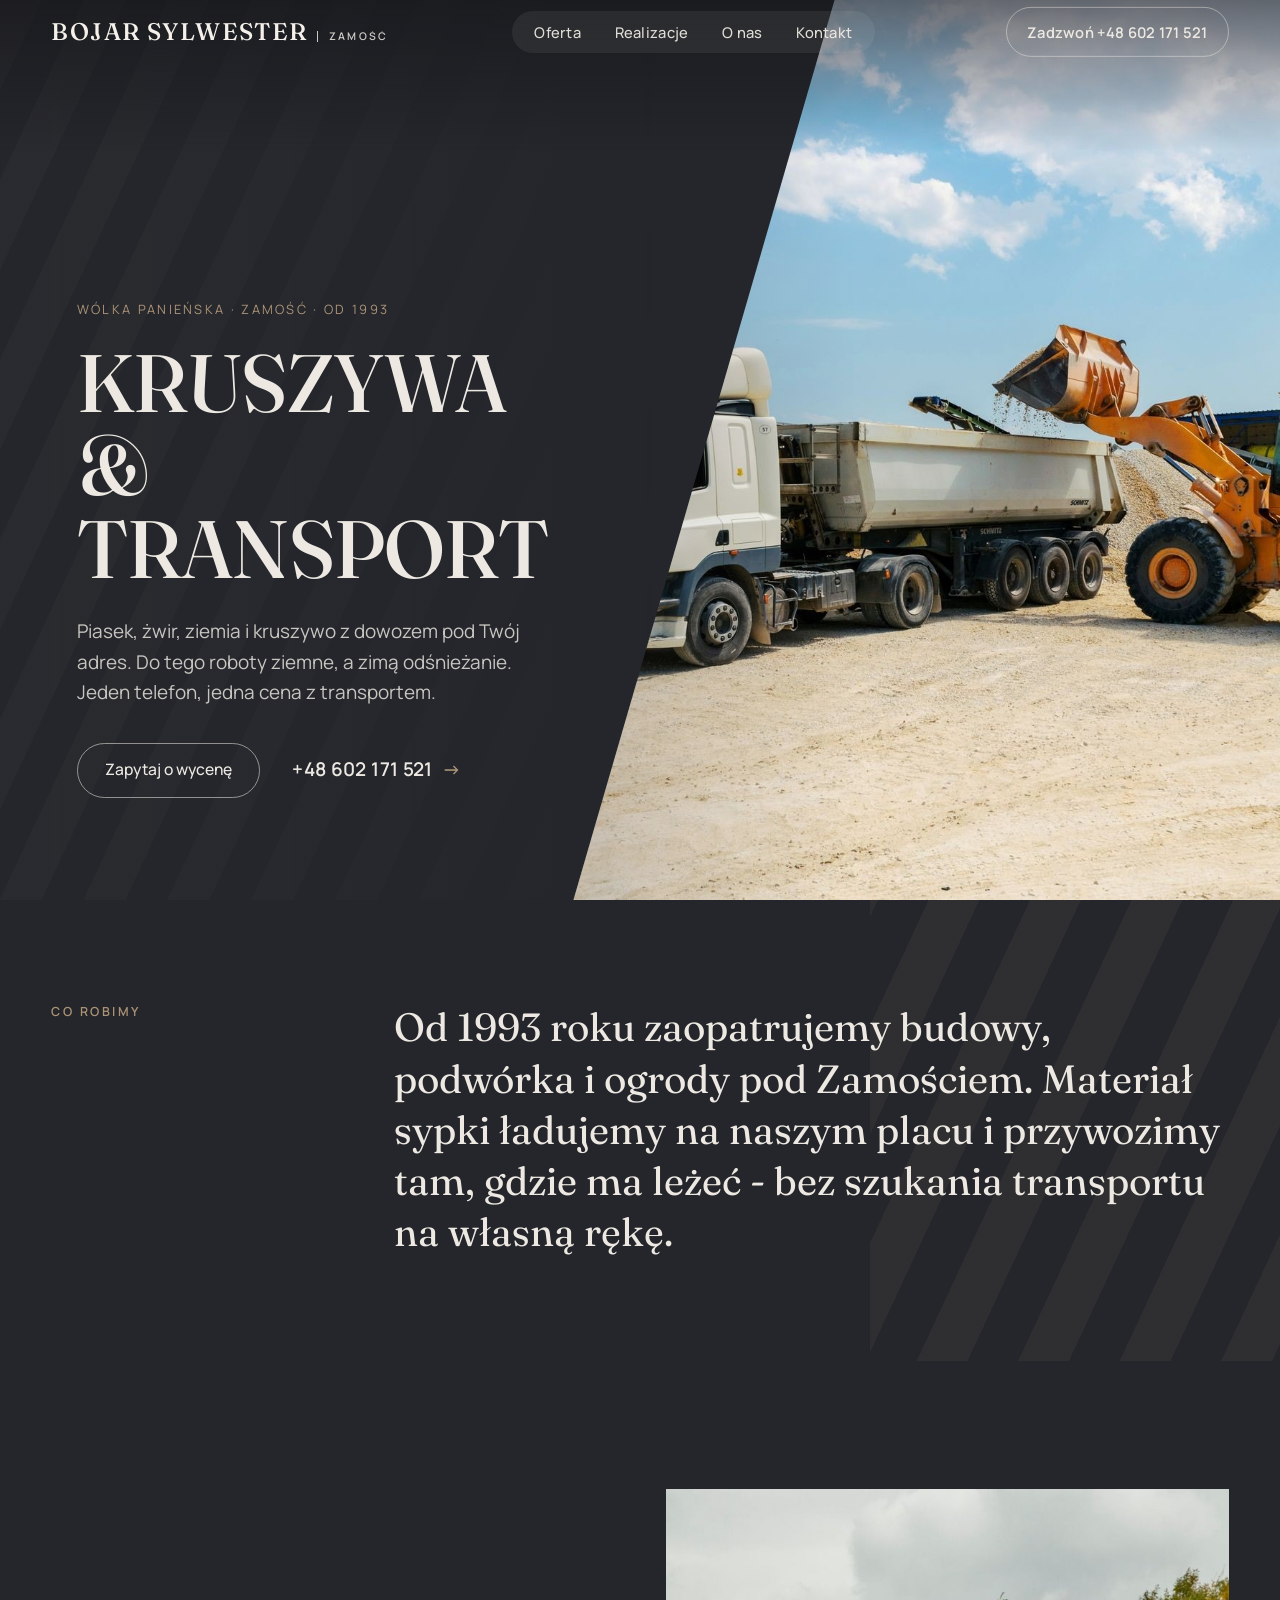
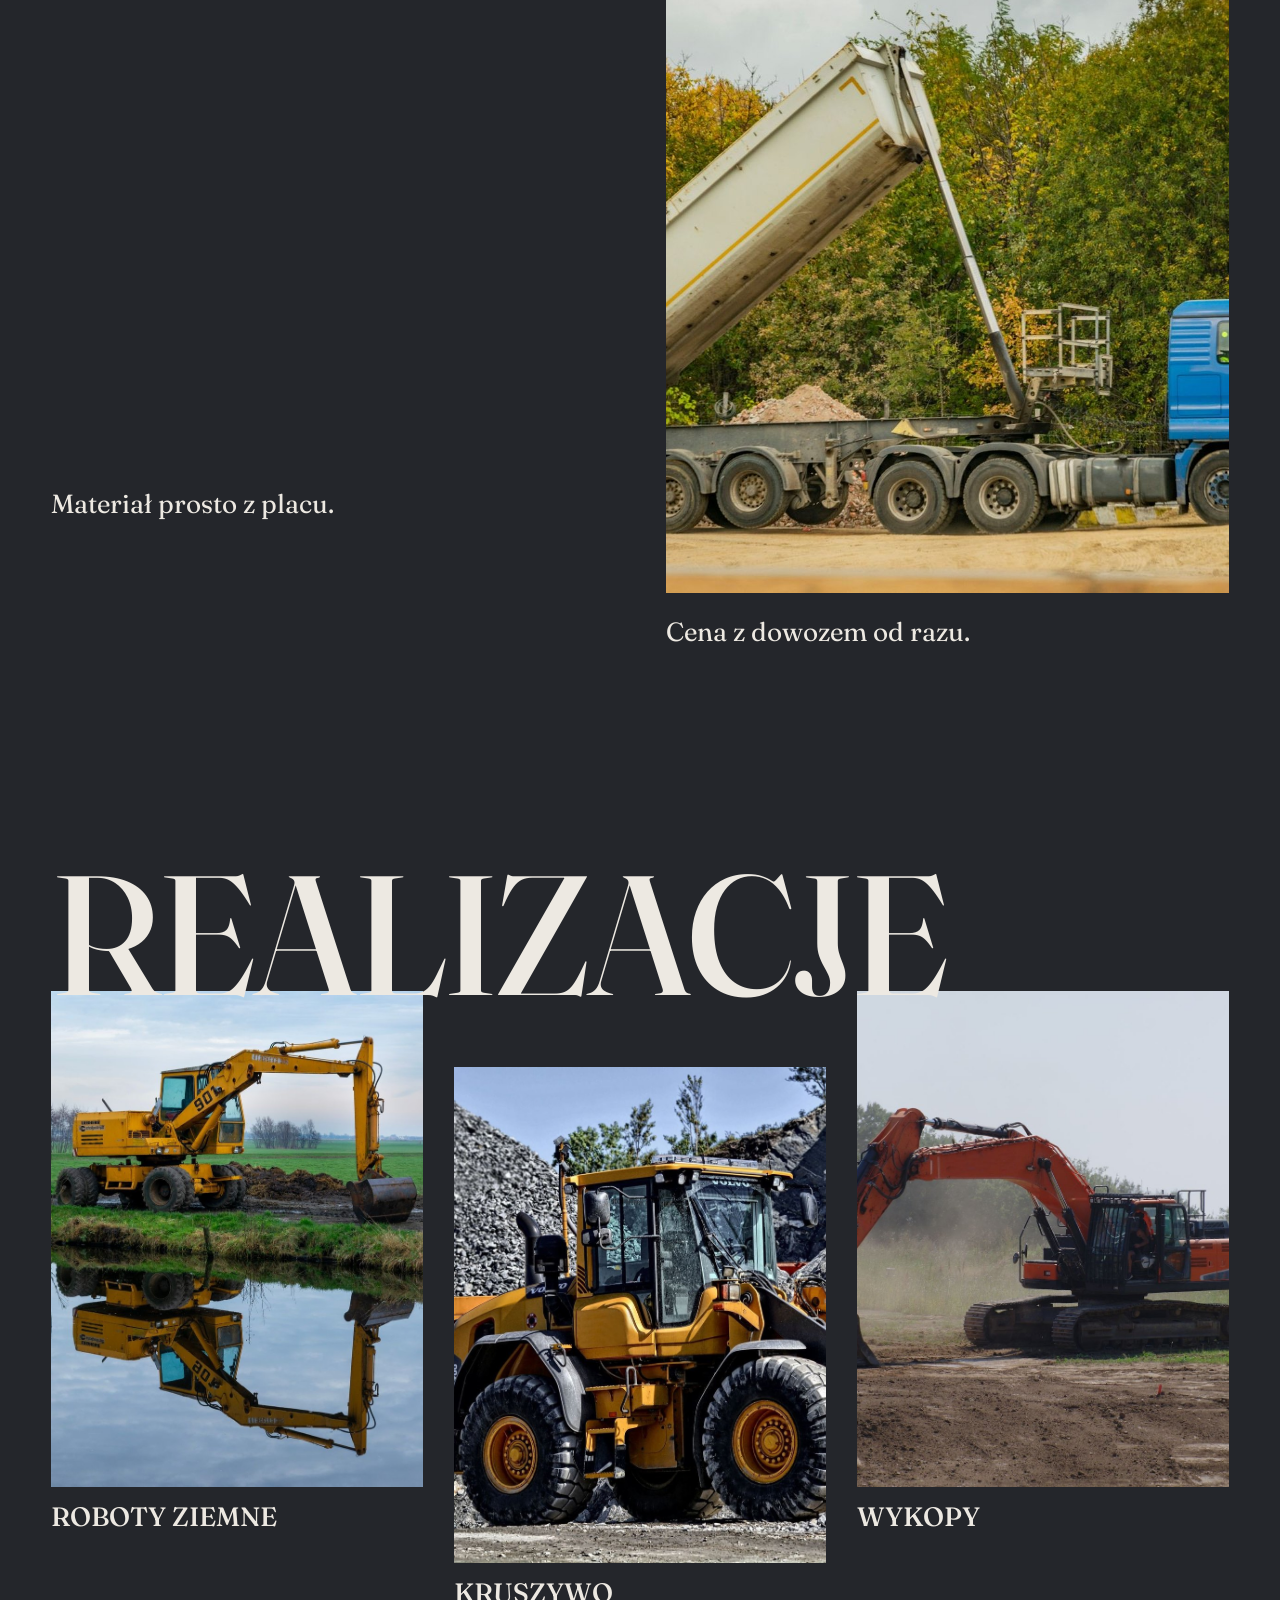
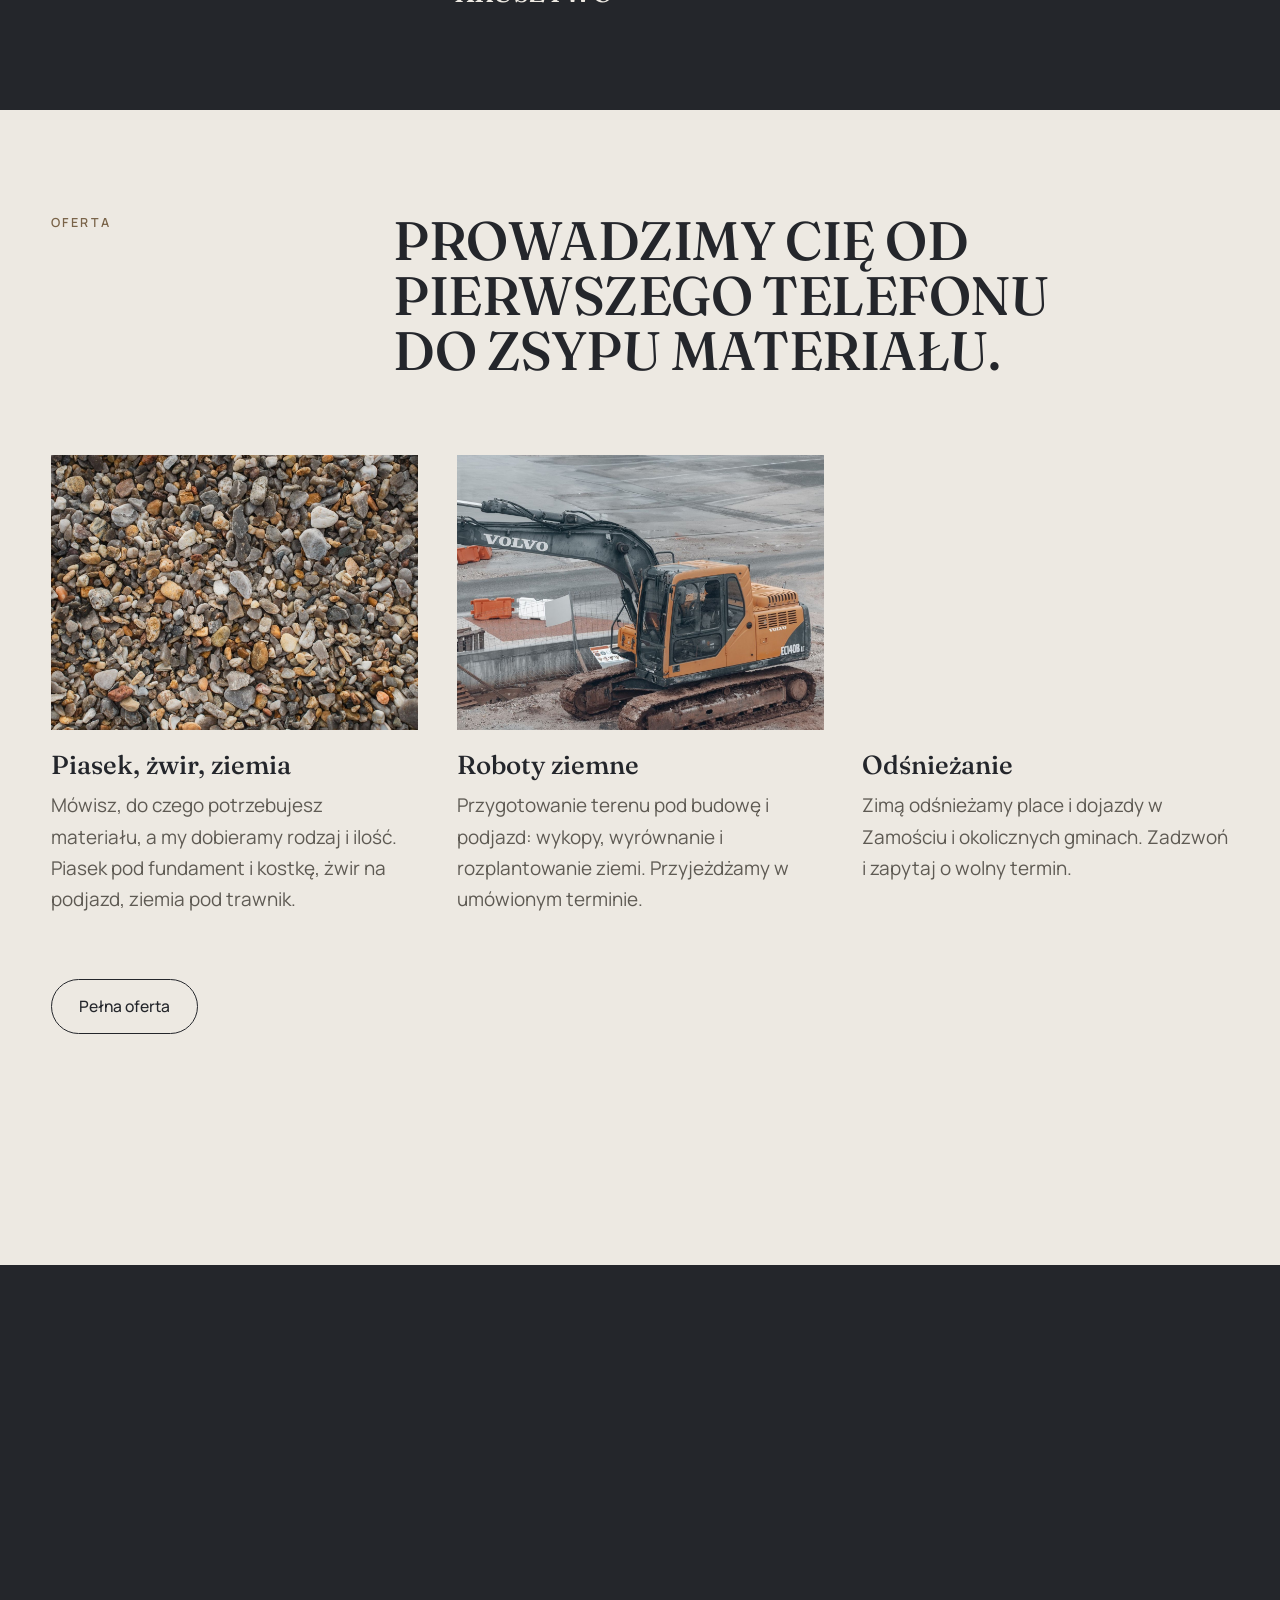
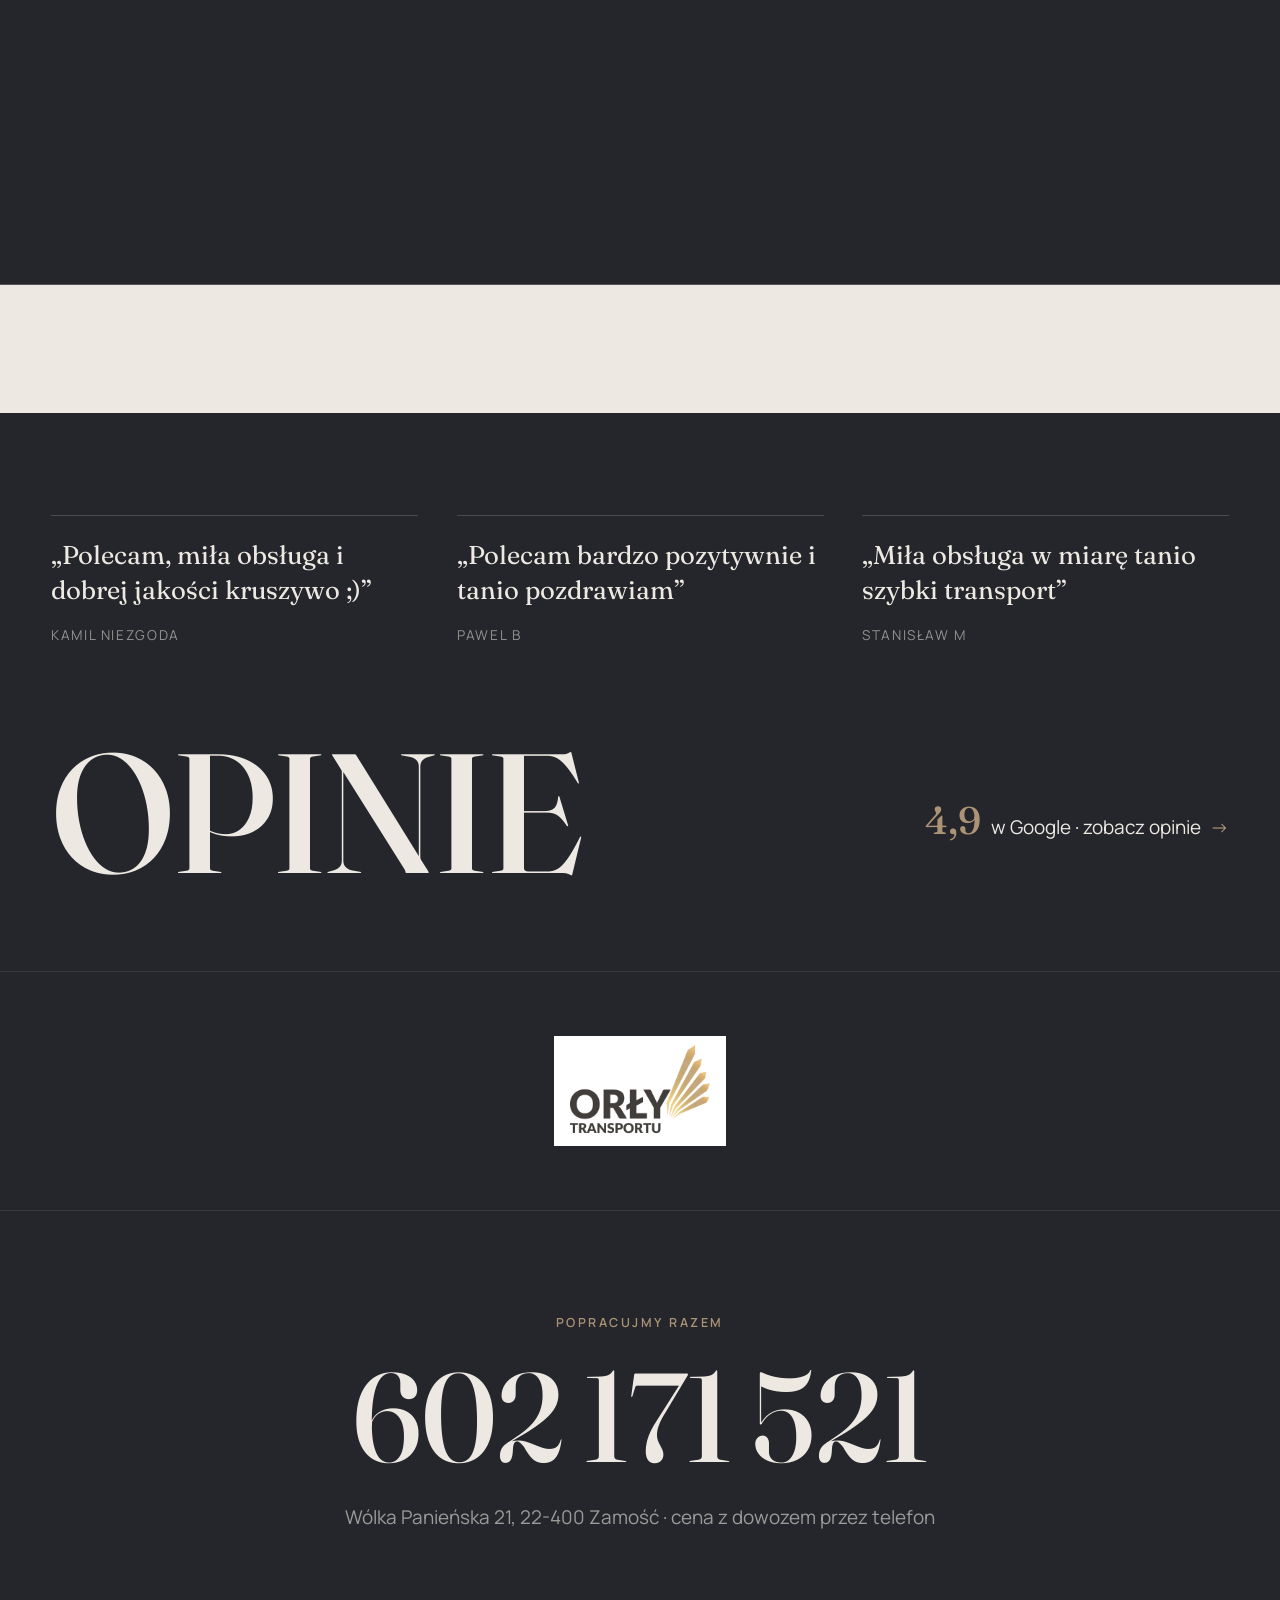
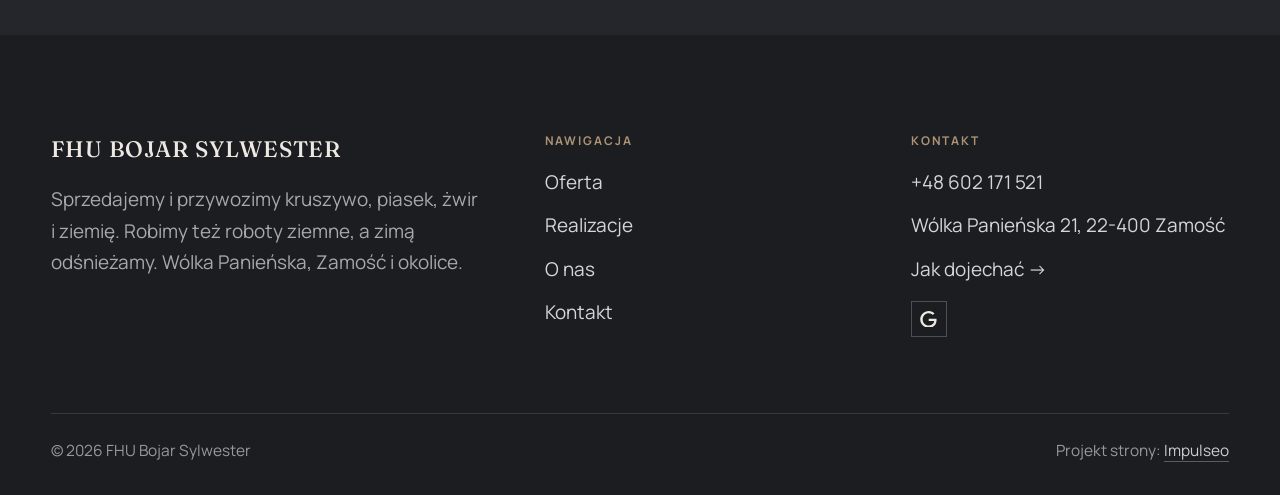
<file: index.html>
<!DOCTYPE html>
<html lang="pl">
<head>
<meta charset="UTF-8">
<meta name="viewport" content="width=device-width, initial-scale=1.0">
<title>Bojar Sylwester - kruszywa, transport, roboty ziemne · Zamość</title>
<meta name="description" content="Bojar Sylwester - Wólka Panieńska koło Zamościa. Piasek, żwir, ziemia i kruszywo z dowozem, roboty ziemne i odśnieżanie. Działamy od 1993 roku. Zadzwoń: wycena z transportem.">
<link rel="canonical" href="https://kris20032.github.io/fhu-bojar-sylwester/">
<meta name="robots" content="noindex, nofollow">
<meta property="og:type" content="website">
<meta property="og:locale" content="pl_PL">
<meta property="og:site_name" content="Bojar Sylwester">
<meta property="og:title" content="Bojar Sylwester - kruszywa, transport, roboty ziemne · Zamość">
<meta property="og:description" content="Bojar Sylwester - Wólka Panieńska koło Zamościa. Piasek, żwir, ziemia i kruszywo z dowozem, roboty ziemne i odśnieżanie. Działamy od 1993 roku. Zadzwoń: wycena z transportem.">
<meta property="og:url" content="https://kris20032.github.io/fhu-bojar-sylwester/">
<meta property="og:image" content="https://kris20032.github.io/fhu-bojar-sylwester/img/og.jpg">
<meta property="og:image:width" content="1200">
<meta property="og:image:height" content="630">
<meta name="twitter:card" content="summary_large_image">
<script type="application/ld+json">{"@context": "https://schema.org", "@type": "LocalBusiness", "name": "Bojar Sylwester", "url": "https://kris20032.github.io/fhu-bojar-sylwester/", "telephone": "+48602171521", "image": "https://kris20032.github.io/fhu-bojar-sylwester/img/og.jpg", "areaServed": "Zamość", "sameAs": ["https://www.google.com/maps?cid=18336934917483592601"]}</script>
<link rel="preconnect" href="https://fonts.googleapis.com">
<link rel="preconnect" href="https://fonts.gstatic.com" crossorigin>
<link href="https://fonts.googleapis.com/css2?family=Fraunces:opsz,wght@9..144,400;9..144,500;9..144,600&family=Manrope:wght@400;500;600;700&display=swap" rel="stylesheet">
<link rel="stylesheet" href="assets/styles.css?v=kw1610a">
</head>
<body class="kw">

<header class="nav">
  <div class="wrap nav-inner">
    <a class="brand" href="index.html"><span class="name">Bojar Sylwester</span><span class="sub">Zamość</span></a>
    <nav class="nav-links">
      <a href="oferta.html">Oferta</a>
      <a href="realizacje.html">Realizacje</a>
      <a href="o-nas.html">O nas</a>
      <a href="kontakt.html">Kontakt</a>
      <a href="tel:+48602171521" class="btn btn-accent">Zadzwoń +48 602 171 521</a>
    </nav>
    <button class="nav-toggle" aria-label="Menu"><span></span><span></span><span></span></button>
  </div>
</header>

<main>
<section class="kw-hero">
  <div class="kw-hero-copy">
    <span class="kw-kicker">Wólka Panieńska · Zamość · od 1993</span>
    <h1 class="kw-hero-title">Kruszywa &amp; transport</h1>
    <p class="kw-hero-lead">Piasek, żwir, ziemia i kruszywo z dowozem pod Twój adres. Do tego roboty ziemne, a zimą odśnieżanie. Jeden telefon, jedna cena z transportem.</p>
    <div class="kw-hero-actions">
      <a href="kontakt.html" class="kw-pill">Zapytaj o wycenę</a>
      <a href="tel:+48602171521" class="kw-hero-tel">+48 602 171 521 <span class="arr">→</span></a>
    </div>
  </div>
  <div class="kw-hero-art"><img src="img/hero.jpg" fetchpriority="high" alt="Ładowarka ładuje kruszywo na wywrotkę" width="1880" height="1253"></div>
</section>

<section class="kw-what kw-dark">
  <div class="wrap kw-what-grid">
    <p class="kw-sub reveal">Co robimy</p>
    <p class="kw-txt-large reveal">Od 1993 roku zaopatrujemy budowy, podwórka i ogrody pod Zamościem. Materiał sypki ładujemy na naszym placu i przywozimy tam, gdzie ma leżeć - bez szukania transportu na własną rękę.</p>
  </div>
</section>

<section class="kw-duo kw-dark">
  <div class="wrap kw-duo-grid">
    <figure class="kw-duo-item reveal"><img src="img/g1.jpg" alt="Hałdy piasku przy taśmociągu" loading="lazy" width="1600" height="1066" decoding="async"><figcaption>Materiał prosto z placu.</figcaption></figure>
    <figure class="kw-duo-item kw-duo-low reveal"><img src="img/g11.jpg" alt="Wywrotka zsypuje materiał" loading="lazy" width="1600" height="1066" decoding="async"><figcaption>Cena z dowozem od razu.</figcaption></figure>
  </div>
</section>

<section class="kw-work kw-dark">
  <div class="wrap">
    <h2 class="kw-huge reveal">Realizacje</h2>
    <div class="kw-work-grid">
      <a class="kw-proj reveal" href="realizacje.html"><span class="kw-proj-img"><img src="img/g3.jpg" alt="Koparka przy rowie melioracyjnym" loading="lazy" width="1600" height="1066" decoding="async"></span><h3 class="kw-proj-title">Roboty ziemne</h3></a>
      <a class="kw-proj reveal" href="realizacje.html"><span class="kw-proj-img"><img src="img/g4.jpg" alt="Ładowarka na składzie kruszywa" loading="lazy" width="1600" height="1066" decoding="async"></span><h3 class="kw-proj-title">Kruszywo</h3></a>
      <a class="kw-proj reveal" href="realizacje.html"><span class="kw-proj-img"><img src="img/g10.jpg" alt="Koparka przy wykopie" loading="lazy" width="1600" height="1067" decoding="async"></span><h3 class="kw-proj-title">Wykopy</h3></a>
    </div>
  </div>
</section>

<section class="kw-services kw-beige">
  <div class="wrap">
    <div class="kw-services-head reveal">
      <p class="kw-sub">Oferta</p>
      <h2>Prowadzimy Cię od pierwszego telefonu do zsypu materiału.</h2>
    </div>
    <div class="kw-svc-grid">
      <article class="kw-svc reveal"><span class="kw-svc-img"><img src="img/g2.jpg" alt="Żwir z bliska" loading="lazy" width="1600" height="1066" decoding="async"></span><h3>Piasek, żwir, ziemia</h3><p>Mówisz, do czego potrzebujesz materiału, a my dobieramy rodzaj i ilość. Piasek pod fundament i kostkę, żwir na podjazd, ziemia pod trawnik.</p></article>
      <article class="kw-svc reveal"><span class="kw-svc-img"><img src="img/g6.jpg" alt="Koparka gąsienicowa na placu budowy" loading="lazy" width="1600" height="1066" decoding="async"></span><h3>Roboty ziemne</h3><p>Przygotowanie terenu pod budowę i podjazd: wykopy, wyrównanie i rozplantowanie ziemi. Przyjeżdżamy w umówionym terminie.</p></article>
      <article class="kw-svc reveal"><span class="kw-svc-img"><img src="img/g7.jpg" alt="Odśnieżanie placu zimą" loading="lazy" width="1600" height="1067" decoding="async"></span><h3>Odśnieżanie</h3><p>Zimą odśnieżamy place i dojazdy w Zamościu i okolicznych gminach. Zadzwoń i zapytaj o wolny termin.</p></article>
    </div>
    <div class="kw-services-more reveal"><a href="oferta.html" class="kw-pill kw-pill-ink">Pełna oferta</a></div>
  </div>
</section>

<section class="stopklatka" aria-hidden="true">
  <div class="stk-bg" style="background-image:url(img/g8.jpg)"></div>
</section>

<section class="kw-kudos kw-dark">
  <div class="wrap">
    <div class="kw-kudos-grid">
      <figure class="kw-quote reveal"><blockquote>„Polecam, miła obsługa i dobrej jakości kruszywo ;)”</blockquote><figcaption>Kamil Niezgoda</figcaption></figure>
      <figure class="kw-quote reveal"><blockquote>„Polecam bardzo pozytywnie i tanio pozdrawiam”</blockquote><figcaption>Pawel B</figcaption></figure>
      <figure class="kw-quote reveal"><blockquote>„Miła obsługa w miarę tanio szybki transport”</blockquote><figcaption>Stanisław M</figcaption></figure>
    </div>
    <div class="kw-kudos-foot">
      <h2 class="kw-huge reveal">Opinie</h2>
      <a class="kw-google reveal" href="https://www.google.com/maps?cid=18336934917483592601" target="_blank" rel="noopener"><b>4,9</b><span>w Google · zobacz opinie</span><span class="arr">→</span></a>
    </div>
  </div>
</section>

<section class="kw-logos kw-dark">
  <div class="wrap">
    <img src="img/odznaka-orly-transportu.png" alt="Orły Transportu - laureat plebiscytu 2026" loading="lazy" decoding="async" width="194" height="125">
  </div>
</section>

<section class="kw-together kw-dark">
  <div class="wrap">
    <p class="kw-sub reveal">Popracujmy razem</p>
    <h2 class="kw-tel-huge reveal"><a href="tel:+48602171521">602 171 521</a></h2>
    <p class="kw-together-note reveal">Wólka Panieńska 21, 22-400 Zamość · cena z dowozem przez telefon</p>
  </div>
</section>
</main>

<footer>
  <div class="wrap">
    <div class="foot-grid">
      <div class="foot-brand">
        <div class="name">FHU Bojar Sylwester</div>
        <p>Sprzedajemy i przywozimy kruszywo, piasek, żwir i ziemię. Robimy też roboty ziemne, a zimą odśnieżamy. Wólka Panieńska, Zamość i okolice.</p>
      </div>
      <div class="foot-col">
        <h4>Nawigacja</h4>
        <a href="oferta.html">Oferta</a>
        <a href="realizacje.html">Realizacje</a>
        <a href="o-nas.html">O nas</a>
        <a href="kontakt.html">Kontakt</a>
      </div>
      <div class="foot-col">
        <h4>Kontakt</h4>
        <a href="tel:+48602171521">+48 602 171 521</a>
        <p>Wólka Panieńska 21, 22-400 Zamość</p>
        <a href="https://www.google.com/maps?cid=18336934917483592601" target="_blank" rel="noopener">Jak dojechać →</a>
      <div class="foot-soc">
        <a class="soc" href="https://www.google.com/maps?cid=18336934917483592601" target="_blank" rel="noopener" aria-label="Google - Bojar Sylwester"><svg viewBox="0 0 24 24" aria-hidden="true" focusable="false"><path d="M12.48 10.92v3.28h7.84c-.24 1.84-.853 3.187-1.787 4.133-1.147 1.147-2.933 2.4-6.053 2.4-4.827 0-8.6-3.893-8.6-8.72s3.773-8.72 8.6-8.72c2.6 0 4.507 1.027 5.907 2.347l2.307-2.307C18.747 1.44 16.133 0 12.48 0 5.867 0 .307 5.387.307 12s5.56 12 12.173 12c3.573 0 6.267-1.173 8.373-3.36 2.16-2.16 2.84-5.213 2.84-7.667 0-.76-.053-1.467-.173-2.053H12.48z" fill="currentColor"/></svg></a>
      </div>
      </div>
    </div>
    <div class="foot-bot">
      <span>© 2026 FHU Bojar Sylwester</span>
      <span>Projekt strony: <a class="foot-credit" href="https://impulseo.pl" target="_blank" rel="noopener">Impulseo</a></span>
    </div>
  </div>
</footer>
<div class="sticky-call"><a class="sc-call" href="tel:+48602171521"><svg class="ico-tel" width="16" height="16" viewBox="0 0 24 24" fill="none" aria-hidden="true"><path d="M6.6 10.8a15.5 15.5 0 0 0 6.6 6.6l2.2-2.2a1 1 0 0 1 1-.24 11.4 11.4 0 0 0 3.6.58 1 1 0 0 1 1 1V20a1 1 0 0 1-1 1A17 17 0 0 1 3 4a1 1 0 0 1 1-1h3.5a1 1 0 0 1 1 1c0 1.25.2 2.46.58 3.6a1 1 0 0 1-.25 1l-2.23 2.2Z" fill="currentColor"/></svg> Zadzwoń</a><a class="sc-quote" href="kontakt.html">Zadzwoń i zamów</a></div>
<div class="demo-wazne" data-do="2026-10-22" data-cykl="3" hidden><svg class="dw-ico" width="13" height="13" viewBox="0 0 24 24" fill="none" aria-hidden="true"><circle cx="12" cy="12" r="8.6" stroke="currentColor" stroke-width="1.8"/><path d="M12 7.2V12l3.3 2" stroke="currentColor" stroke-width="1.8" stroke-linecap="round"/></svg><span class="dw-txt"></span></div>

<script src="assets/main.js"></script>
</body>
</html>
</file>
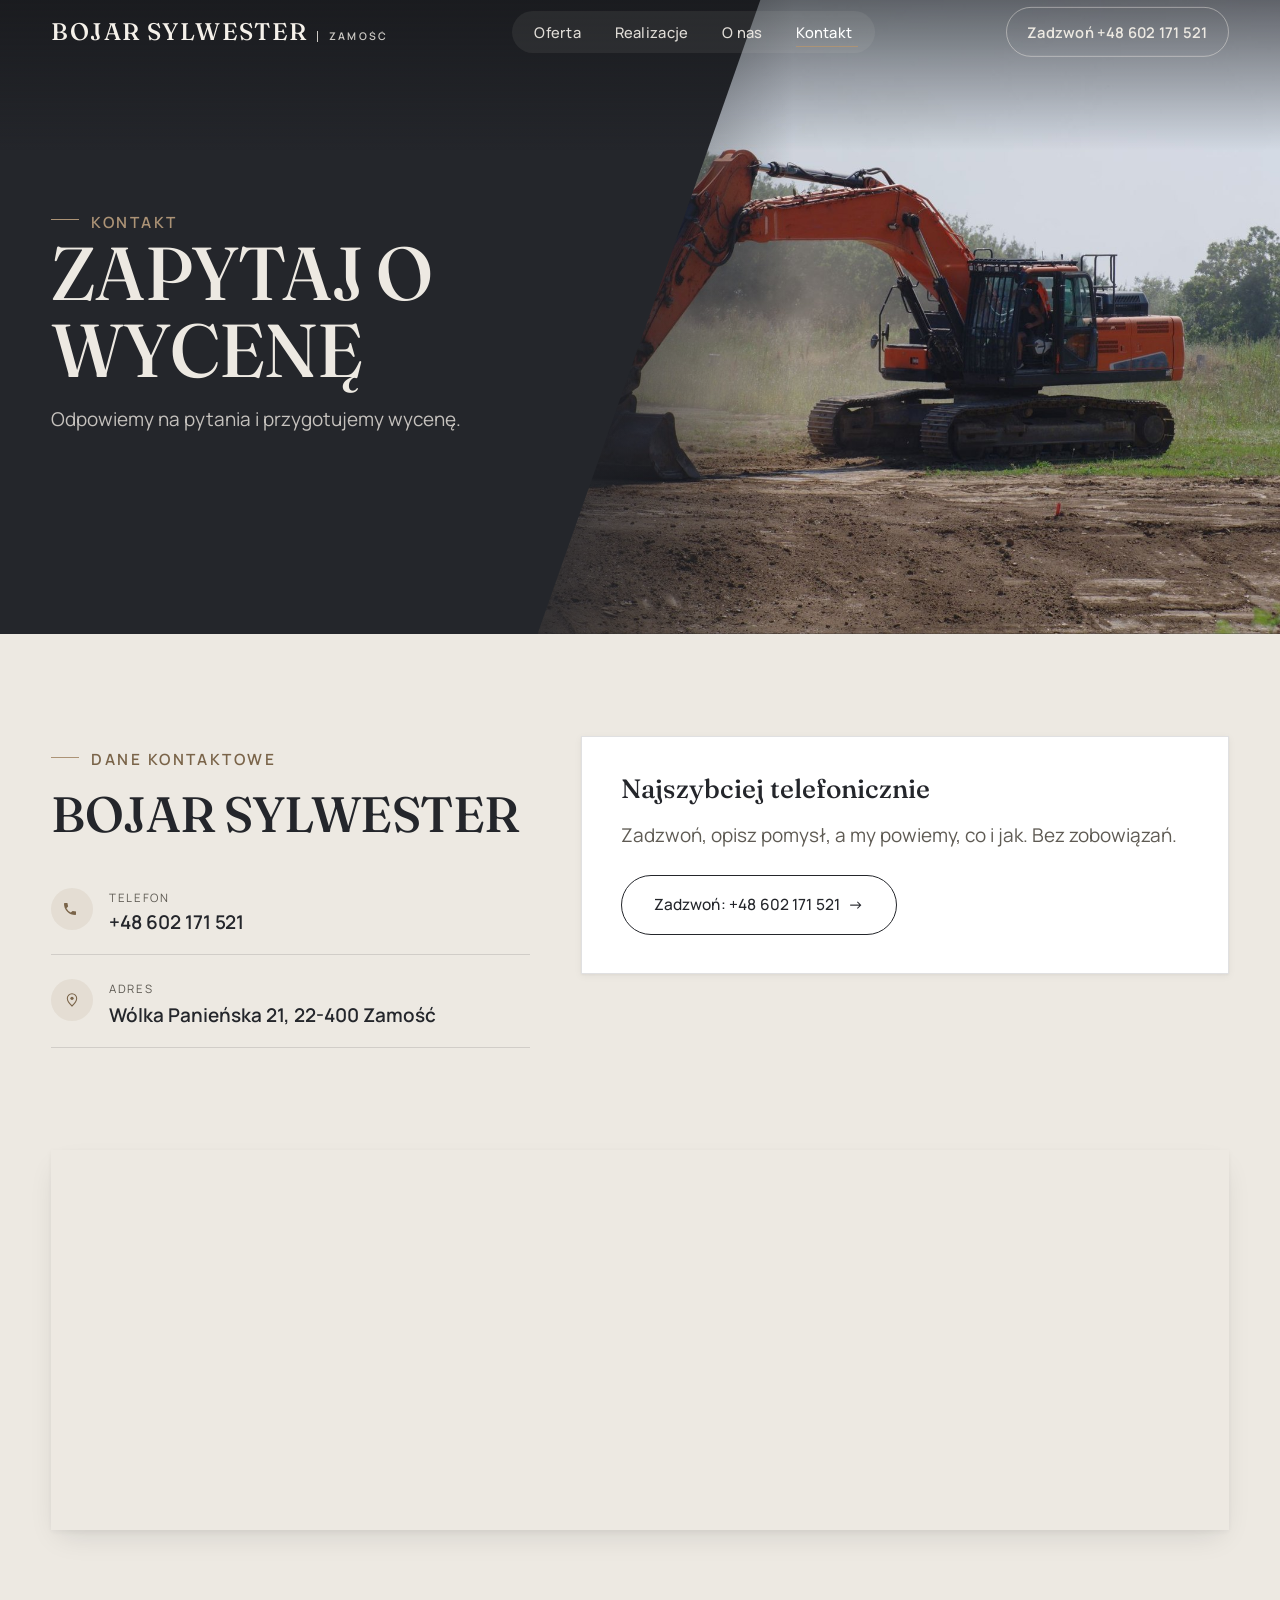
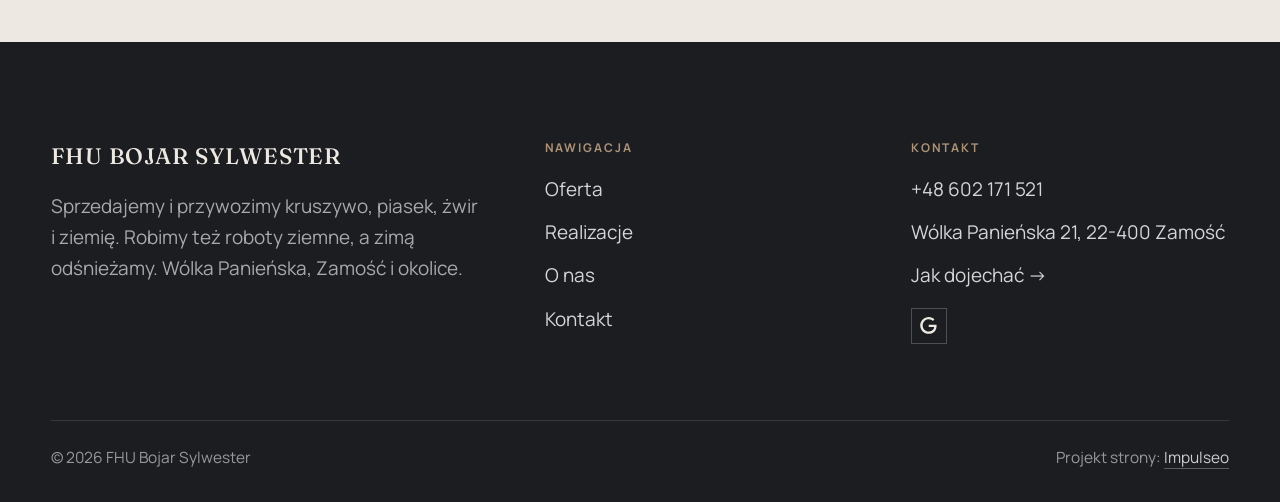
<file: kontakt.html>
<!DOCTYPE html>
<html lang="pl">
<head>
<meta charset="UTF-8">
<meta name="viewport" content="width=device-width, initial-scale=1.0">
<title>Kontakt - Bojar Sylwester</title>
<meta name="description" content="Kontakt Bojar Sylwester - Wólka Panieńska 21, 22-400 Zamość">
<link rel="canonical" href="https://kris20032.github.io/fhu-bojar-sylwester/kontakt.html">
<meta name="robots" content="noindex, nofollow">
<meta property="og:type" content="website">
<meta property="og:locale" content="pl_PL">
<meta property="og:site_name" content="Bojar Sylwester">
<meta property="og:title" content="Kontakt - Bojar Sylwester">
<meta property="og:description" content="Kontakt Bojar Sylwester - Wólka Panieńska 21, 22-400 Zamość">
<meta property="og:url" content="https://kris20032.github.io/fhu-bojar-sylwester/kontakt.html">
<meta property="og:image" content="https://kris20032.github.io/fhu-bojar-sylwester/img/og.jpg">
<meta property="og:image:width" content="1200">
<meta property="og:image:height" content="630">
<meta name="twitter:card" content="summary_large_image">
<link rel="preconnect" href="https://fonts.googleapis.com">
<link rel="preconnect" href="https://fonts.gstatic.com" crossorigin>
<link href="https://fonts.googleapis.com/css2?family=Fraunces:opsz,wght@9..144,400;9..144,500;9..144,600&family=Manrope:wght@400;500;600;700&display=swap" rel="stylesheet">
<link rel="stylesheet" href="assets/styles.css?v=kw1610a">
</head>
<body class="kw">

<header class="nav">
  <div class="wrap nav-inner">
    <a class="brand" href="index.html"><span class="name">Bojar Sylwester</span><span class="sub">Zamość</span></a>
    <nav class="nav-links">
      <a href="oferta.html">Oferta</a>
      <a href="realizacje.html">Realizacje</a>
      <a href="o-nas.html">O nas</a>
      <a href="kontakt.html" class="active" aria-current="page">Kontakt</a>
      <a href="tel:+48602171521" class="btn btn-accent">Zadzwoń +48 602 171 521</a>
    </nav>
    <button class="nav-toggle" aria-label="Menu"><span></span><span></span><span></span></button>
  </div>
</header>

<main>
<section class="pagehead">
  <img src="img/g10.jpg" alt="Bojar Sylwester - Zapytaj o wycenę" width="1600" height="1067" decoding="async">
  <div class="wrap">
    <span class="eyebrow">Kontakt</span>
    <h1>Zapytaj o wycenę</h1>
    <p>Odpowiemy na pytania i przygotujemy wycenę.</p>
  </div>
</section>
<section>
  <div class="wrap contact-grid">
    <div class="reveal">
      <span class="eyebrow">Dane kontaktowe</span>
      <h2 style="margin:var(--space-4) 0 var(--space-6)">Bojar Sylwester</h2>
      <div class="info-list">
        <div class="info-row"><div class="ic"><svg class="ico-tel" width="16" height="16" viewBox="0 0 24 24" fill="none" aria-hidden="true"><path d="M6.6 10.8a15.5 15.5 0 0 0 6.6 6.6l2.2-2.2a1 1 0 0 1 1-.24 11.4 11.4 0 0 0 3.6.58 1 1 0 0 1 1 1V20a1 1 0 0 1-1 1A17 17 0 0 1 3 4a1 1 0 0 1 1-1h3.5a1 1 0 0 1 1 1c0 1.25.2 2.46.58 3.6a1 1 0 0 1-.25 1l-2.23 2.2Z" fill="currentColor"/></svg></div><div><div class="lbl">Telefon</div><a class="val" href="tel:+48602171521">+48 602 171 521</a></div></div>
        <div class="info-row"><div class="ic"><svg class="ico-pin" width="16" height="16" viewBox="0 0 24 24" fill="none" aria-hidden="true"><path d="M12 21s7-6.1 7-11.5A7 7 0 0 0 5 9.5C5 14.9 12 21 12 21Z" stroke="currentColor" stroke-width="1.6" fill="none"/><circle cx="12" cy="9.5" r="2.4" fill="currentColor"/></svg></div><div><div class="lbl">Adres</div><div class="val">Wólka Panieńska 21, 22-400 Zamość</div></div></div>
      </div>
    </div>
    <div class="reveal">
      <div class="form">
        <h3 style="margin-bottom:var(--space-4)">Najszybciej telefonicznie</h3>
        <p class="muted" style="margin-bottom:var(--space-5)">Zadzwoń, opisz pomysł, a my powiemy, co i jak. Bez zobowiązań.</p>
        <a href="tel:+48602171521" class="btn btn-accent" style="justify-content:center">Zadzwoń: +48 602 171 521 <span class="arr">→</span></a>
      </div>
    </div>
  </div>
</section>
<section style="padding-top:0">
  <div class="wrap reveal">
    <iframe class="map" title="Bojar Sylwester - Zamość" src="https://maps.google.com/maps?q=50.6973631%2C23.3066564&z=15&output=embed" loading="lazy" referrerpolicy="no-referrer-when-downgrade"></iframe>
  </div>
</section>
</main>

<footer>
  <div class="wrap">
    <div class="foot-grid">
      <div class="foot-brand">
        <div class="name">FHU Bojar Sylwester</div>
        <p>Sprzedajemy i przywozimy kruszywo, piasek, żwir i ziemię. Robimy też roboty ziemne, a zimą odśnieżamy. Wólka Panieńska, Zamość i okolice.</p>
      </div>
      <div class="foot-col">
        <h4>Nawigacja</h4>
        <a href="oferta.html">Oferta</a>
        <a href="realizacje.html">Realizacje</a>
        <a href="o-nas.html">O nas</a>
        <a href="kontakt.html">Kontakt</a>
      </div>
      <div class="foot-col">
        <h4>Kontakt</h4>
        <a href="tel:+48602171521">+48 602 171 521</a>
        <p>Wólka Panieńska 21, 22-400 Zamość</p>
        <a href="https://www.google.com/maps?cid=18336934917483592601" target="_blank" rel="noopener">Jak dojechać →</a>
      <div class="foot-soc">
        <a class="soc" href="https://www.google.com/maps?cid=18336934917483592601" target="_blank" rel="noopener" aria-label="Google - Bojar Sylwester"><svg viewBox="0 0 24 24" aria-hidden="true" focusable="false"><path d="M12.48 10.92v3.28h7.84c-.24 1.84-.853 3.187-1.787 4.133-1.147 1.147-2.933 2.4-6.053 2.4-4.827 0-8.6-3.893-8.6-8.72s3.773-8.72 8.6-8.72c2.6 0 4.507 1.027 5.907 2.347l2.307-2.307C18.747 1.44 16.133 0 12.48 0 5.867 0 .307 5.387.307 12s5.56 12 12.173 12c3.573 0 6.267-1.173 8.373-3.36 2.16-2.16 2.84-5.213 2.84-7.667 0-.76-.053-1.467-.173-2.053H12.48z" fill="currentColor"/></svg></a>
      </div>
      </div>
    </div>
    <div class="foot-bot">
      <span>© 2026 FHU Bojar Sylwester</span>
      <span>Projekt strony: <a class="foot-credit" href="https://impulseo.pl" target="_blank" rel="noopener">Impulseo</a></span>
    </div>
  </div>
</footer>
<div class="sticky-call"><a class="sc-call" href="tel:+48602171521"><svg class="ico-tel" width="16" height="16" viewBox="0 0 24 24" fill="none" aria-hidden="true"><path d="M6.6 10.8a15.5 15.5 0 0 0 6.6 6.6l2.2-2.2a1 1 0 0 1 1-.24 11.4 11.4 0 0 0 3.6.58 1 1 0 0 1 1 1V20a1 1 0 0 1-1 1A17 17 0 0 1 3 4a1 1 0 0 1 1-1h3.5a1 1 0 0 1 1 1c0 1.25.2 2.46.58 3.6a1 1 0 0 1-.25 1l-2.23 2.2Z" fill="currentColor"/></svg> Zadzwoń</a><a class="sc-quote" href="kontakt.html">Zadzwoń i zamów</a></div>
<div class="demo-wazne" data-do="2026-10-22" data-cykl="3" hidden><svg class="dw-ico" width="13" height="13" viewBox="0 0 24 24" fill="none" aria-hidden="true"><circle cx="12" cy="12" r="8.6" stroke="currentColor" stroke-width="1.8"/><path d="M12 7.2V12l3.3 2" stroke="currentColor" stroke-width="1.8" stroke-linecap="round"/></svg><span class="dw-txt"></span></div>

<script src="assets/main.js"></script>
</body>
</html>
</file>
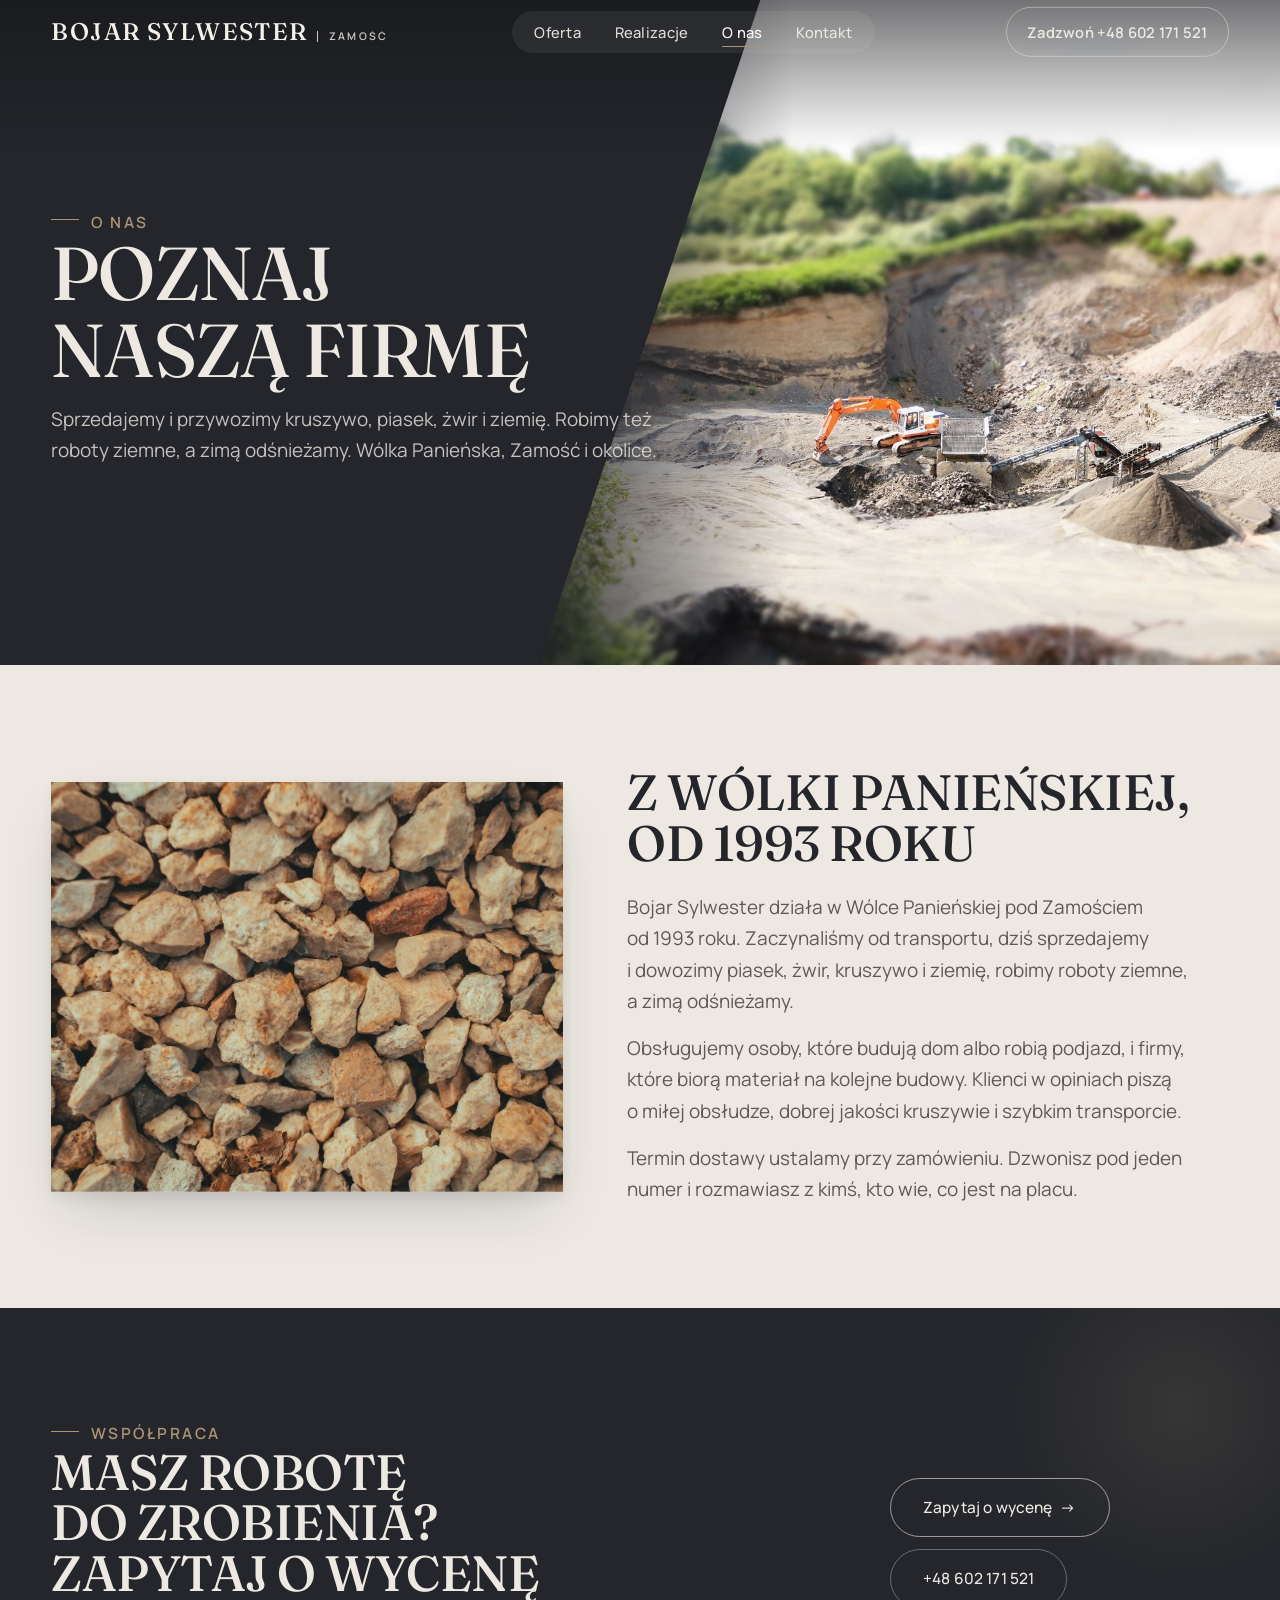
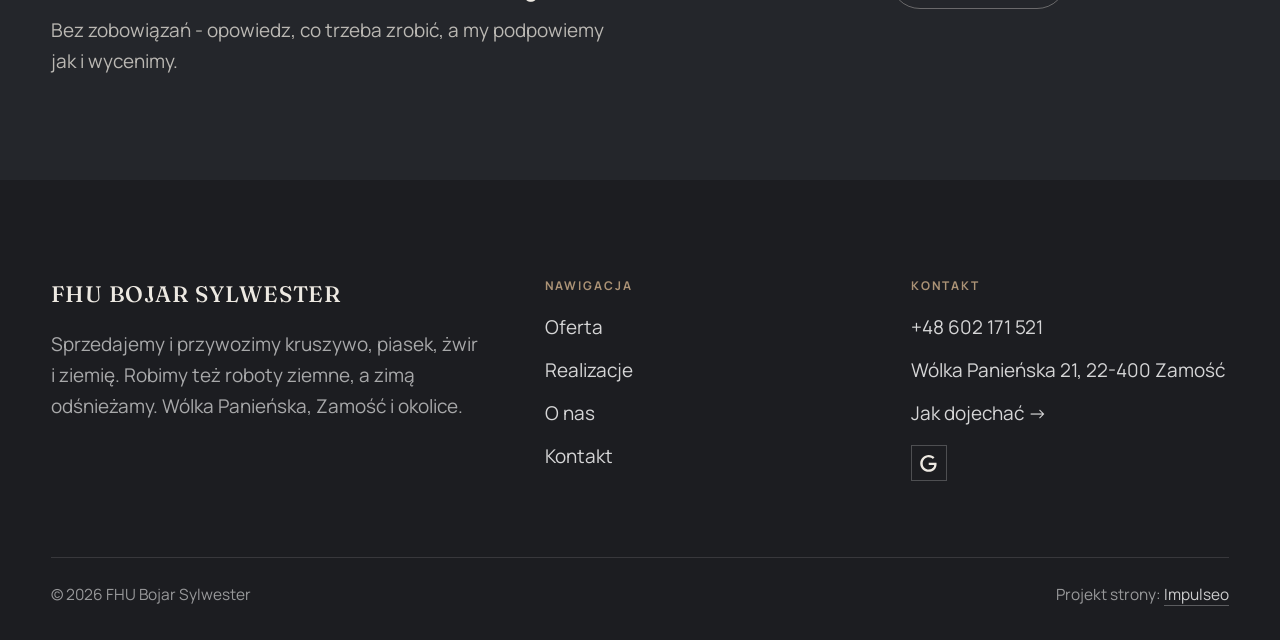
<file: o-nas.html>
<!DOCTYPE html>
<html lang="pl">
<head>
<meta charset="UTF-8">
<meta name="viewport" content="width=device-width, initial-scale=1.0">
<title>O nas - Bojar Sylwester</title>
<meta name="description" content="Bojar Sylwester - Wólka Panieńska koło Zamościa. Piasek, żwir, ziemia i kruszywo z dowozem, roboty ziemne i odśnieżanie. Działamy od 1993 roku. Zadzwoń: wycena z transportem.">
<link rel="canonical" href="https://kris20032.github.io/fhu-bojar-sylwester/o-nas.html">
<meta name="robots" content="noindex, nofollow">
<meta property="og:type" content="website">
<meta property="og:locale" content="pl_PL">
<meta property="og:site_name" content="Bojar Sylwester">
<meta property="og:title" content="O nas - Bojar Sylwester">
<meta property="og:description" content="Bojar Sylwester - Wólka Panieńska koło Zamościa. Piasek, żwir, ziemia i kruszywo z dowozem, roboty ziemne i odśnieżanie. Działamy od 1993 roku. Zadzwoń: wycena z transportem.">
<meta property="og:url" content="https://kris20032.github.io/fhu-bojar-sylwester/o-nas.html">
<meta property="og:image" content="https://kris20032.github.io/fhu-bojar-sylwester/img/og.jpg">
<meta property="og:image:width" content="1200">
<meta property="og:image:height" content="630">
<meta name="twitter:card" content="summary_large_image">
<link rel="preconnect" href="https://fonts.googleapis.com">
<link rel="preconnect" href="https://fonts.gstatic.com" crossorigin>
<link href="https://fonts.googleapis.com/css2?family=Fraunces:opsz,wght@9..144,400;9..144,500;9..144,600&family=Manrope:wght@400;500;600;700&display=swap" rel="stylesheet">
<link rel="stylesheet" href="assets/styles.css?v=kw1610a">
</head>
<body class="kw">

<header class="nav">
  <div class="wrap nav-inner">
    <a class="brand" href="index.html"><span class="name">Bojar Sylwester</span><span class="sub">Zamość</span></a>
    <nav class="nav-links">
      <a href="oferta.html">Oferta</a>
      <a href="realizacje.html">Realizacje</a>
      <a href="o-nas.html" class="active" aria-current="page">O nas</a>
      <a href="kontakt.html">Kontakt</a>
      <a href="tel:+48602171521" class="btn btn-accent">Zadzwoń +48 602 171 521</a>
    </nav>
    <button class="nav-toggle" aria-label="Menu"><span></span><span></span><span></span></button>
  </div>
</header>

<main>
<section class="pagehead">
  <img src="img/g8.jpg" alt="Bojar Sylwester - Poznaj naszą firmę" width="1600" height="1066" decoding="async">
  <div class="wrap">
    <span class="eyebrow">O nas</span>
    <h1>Poznaj naszą firmę</h1>
    <p>Sprzedajemy i przywozimy kruszywo, piasek, żwir i ziemię. Robimy też roboty ziemne, a zimą odśnieżamy. Wólka Panieńska, Zamość i okolice.</p>
  </div>
</section>
<section>
  <div class="wrap split">
    <div class="split-art reveal"><img src="img/g9.jpg" alt="Bojar Sylwester" loading="lazy" width="1600" height="1066" decoding="async"></div>
    <div class="split-copy reveal">
      <h2>Z Wólki Panieńskiej, od 1993 roku</h2>
      <p class="muted">Bojar Sylwester działa w Wólce Panieńskiej pod Zamościem od 1993 roku. Zaczynaliśmy od transportu, dziś sprzedajemy i dowozimy piasek, żwir, kruszywo i ziemię, robimy roboty ziemne, a zimą odśnieżamy.</p>
      <p class="muted">Obsługujemy osoby, które budują dom albo robią podjazd, i firmy, które biorą materiał na kolejne budowy. Klienci w opiniach piszą o miłej obsłudze, dobrej jakości kruszywie i szybkim transporcie.</p>
      <p class="muted">Termin dostawy ustalamy przy zamówieniu. Dzwonisz pod jeden numer i rozmawiasz z kimś, kto wie, co jest na placu.</p>
    </div>
  </div>
</section>


<section class="cta">
  <div class="wrap">
    <div class="reveal">
      <span class="eyebrow">Współpraca</span>
      <h2>Masz robotę do zrobienia? Zapytaj o wycenę</h2>
      <p>Bez zobowiązań - opowiedz, co trzeba zrobić, a my podpowiemy jak i wycenimy.</p>
    </div>
    <div class="cta-actions reveal">
      <a href="kontakt.html" class="btn btn-light">Zapytaj o wycenę <span class="arr">→</span></a>
      <a href="tel:+48602171521" class="btn btn-ghost btn-ghost-cta">+48 602 171 521</a>
    </div>
  </div>
</section>
</main>

<footer>
  <div class="wrap">
    <div class="foot-grid">
      <div class="foot-brand">
        <div class="name">FHU Bojar Sylwester</div>
        <p>Sprzedajemy i przywozimy kruszywo, piasek, żwir i ziemię. Robimy też roboty ziemne, a zimą odśnieżamy. Wólka Panieńska, Zamość i okolice.</p>
      </div>
      <div class="foot-col">
        <h4>Nawigacja</h4>
        <a href="oferta.html">Oferta</a>
        <a href="realizacje.html">Realizacje</a>
        <a href="o-nas.html">O nas</a>
        <a href="kontakt.html">Kontakt</a>
      </div>
      <div class="foot-col">
        <h4>Kontakt</h4>
        <a href="tel:+48602171521">+48 602 171 521</a>
        <p>Wólka Panieńska 21, 22-400 Zamość</p>
        <a href="https://www.google.com/maps?cid=18336934917483592601" target="_blank" rel="noopener">Jak dojechać →</a>
      <div class="foot-soc">
        <a class="soc" href="https://www.google.com/maps?cid=18336934917483592601" target="_blank" rel="noopener" aria-label="Google - Bojar Sylwester"><svg viewBox="0 0 24 24" aria-hidden="true" focusable="false"><path d="M12.48 10.92v3.28h7.84c-.24 1.84-.853 3.187-1.787 4.133-1.147 1.147-2.933 2.4-6.053 2.4-4.827 0-8.6-3.893-8.6-8.72s3.773-8.72 8.6-8.72c2.6 0 4.507 1.027 5.907 2.347l2.307-2.307C18.747 1.44 16.133 0 12.48 0 5.867 0 .307 5.387.307 12s5.56 12 12.173 12c3.573 0 6.267-1.173 8.373-3.36 2.16-2.16 2.84-5.213 2.84-7.667 0-.76-.053-1.467-.173-2.053H12.48z" fill="currentColor"/></svg></a>
      </div>
      </div>
    </div>
    <div class="foot-bot">
      <span>© 2026 FHU Bojar Sylwester</span>
      <span>Projekt strony: <a class="foot-credit" href="https://impulseo.pl" target="_blank" rel="noopener">Impulseo</a></span>
    </div>
  </div>
</footer>
<div class="sticky-call"><a class="sc-call" href="tel:+48602171521"><svg class="ico-tel" width="16" height="16" viewBox="0 0 24 24" fill="none" aria-hidden="true"><path d="M6.6 10.8a15.5 15.5 0 0 0 6.6 6.6l2.2-2.2a1 1 0 0 1 1-.24 11.4 11.4 0 0 0 3.6.58 1 1 0 0 1 1 1V20a1 1 0 0 1-1 1A17 17 0 0 1 3 4a1 1 0 0 1 1-1h3.5a1 1 0 0 1 1 1c0 1.25.2 2.46.58 3.6a1 1 0 0 1-.25 1l-2.23 2.2Z" fill="currentColor"/></svg> Zadzwoń</a><a class="sc-quote" href="kontakt.html">Zadzwoń i zamów</a></div>
<div class="demo-wazne" data-do="2026-10-22" data-cykl="3" hidden><svg class="dw-ico" width="13" height="13" viewBox="0 0 24 24" fill="none" aria-hidden="true"><circle cx="12" cy="12" r="8.6" stroke="currentColor" stroke-width="1.8"/><path d="M12 7.2V12l3.3 2" stroke="currentColor" stroke-width="1.8" stroke-linecap="round"/></svg><span class="dw-txt"></span></div>

<script src="assets/main.js"></script>
</body>
</html>
</file>
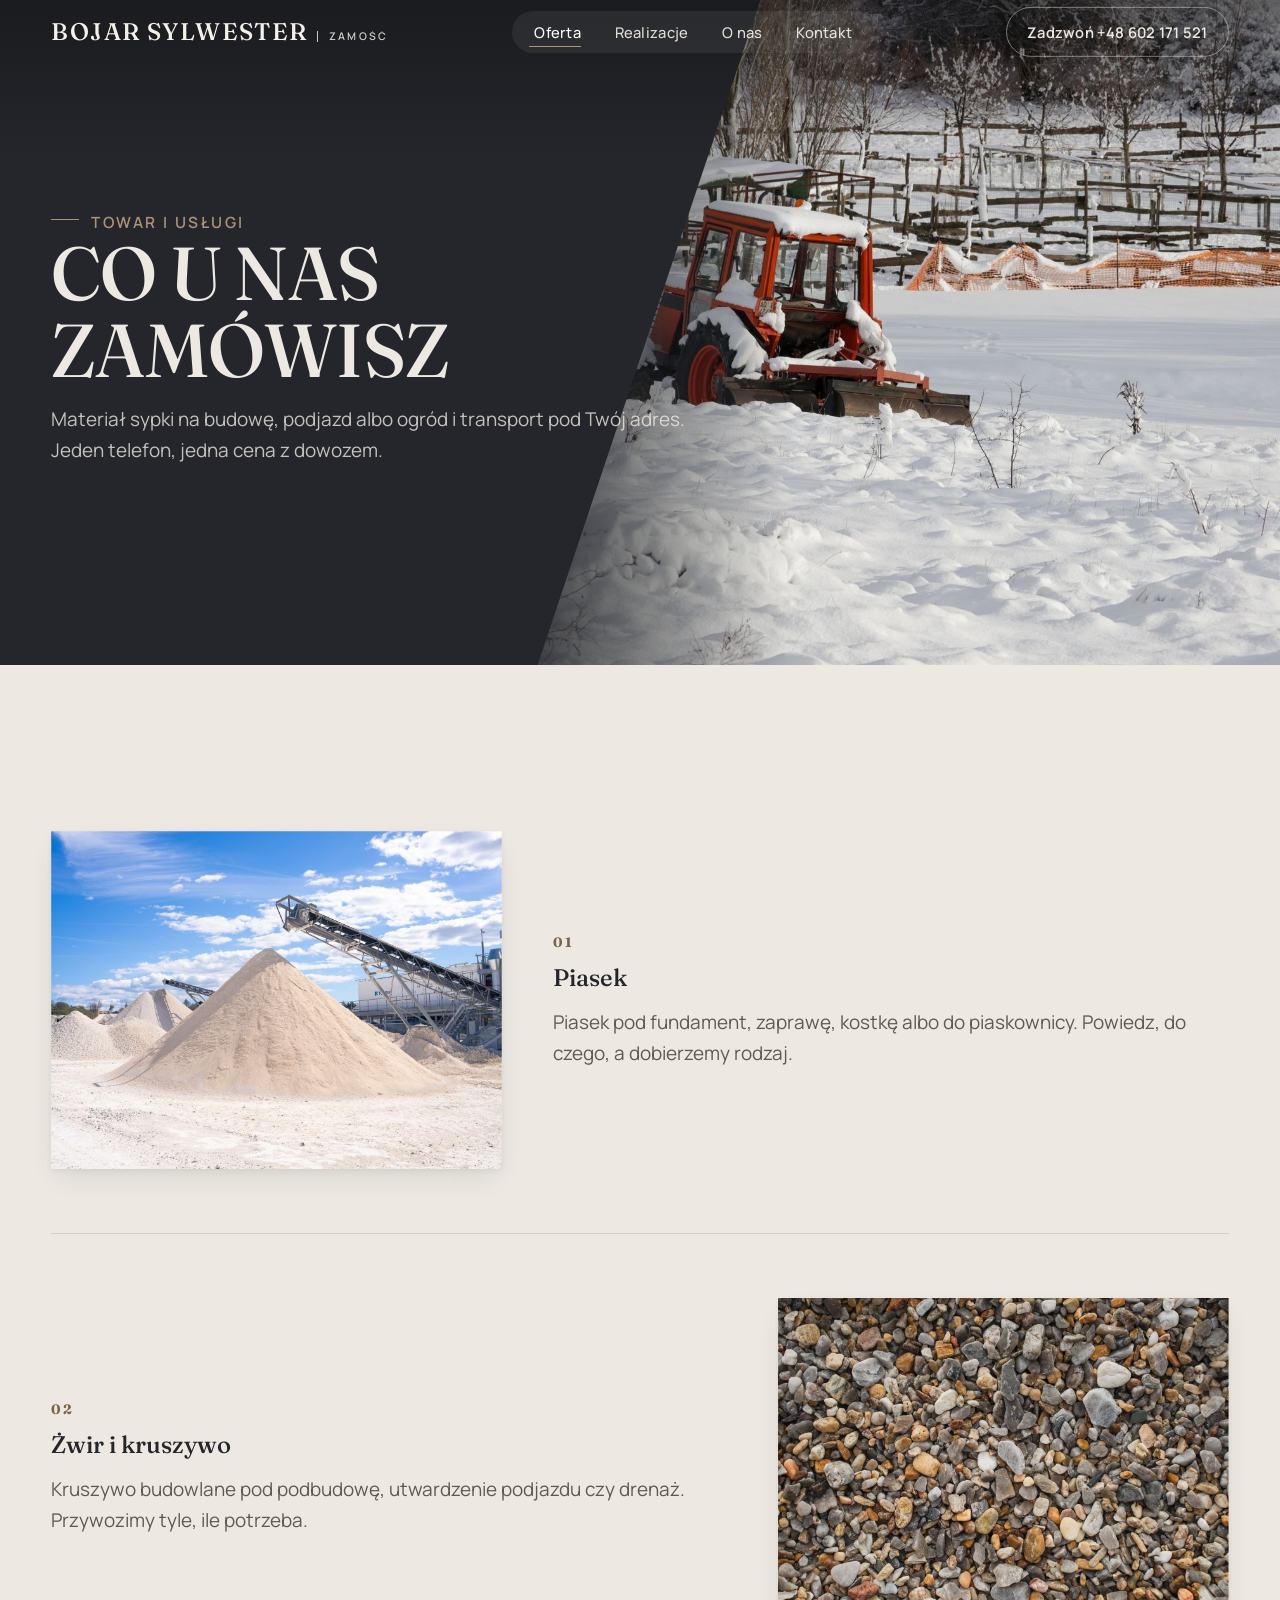
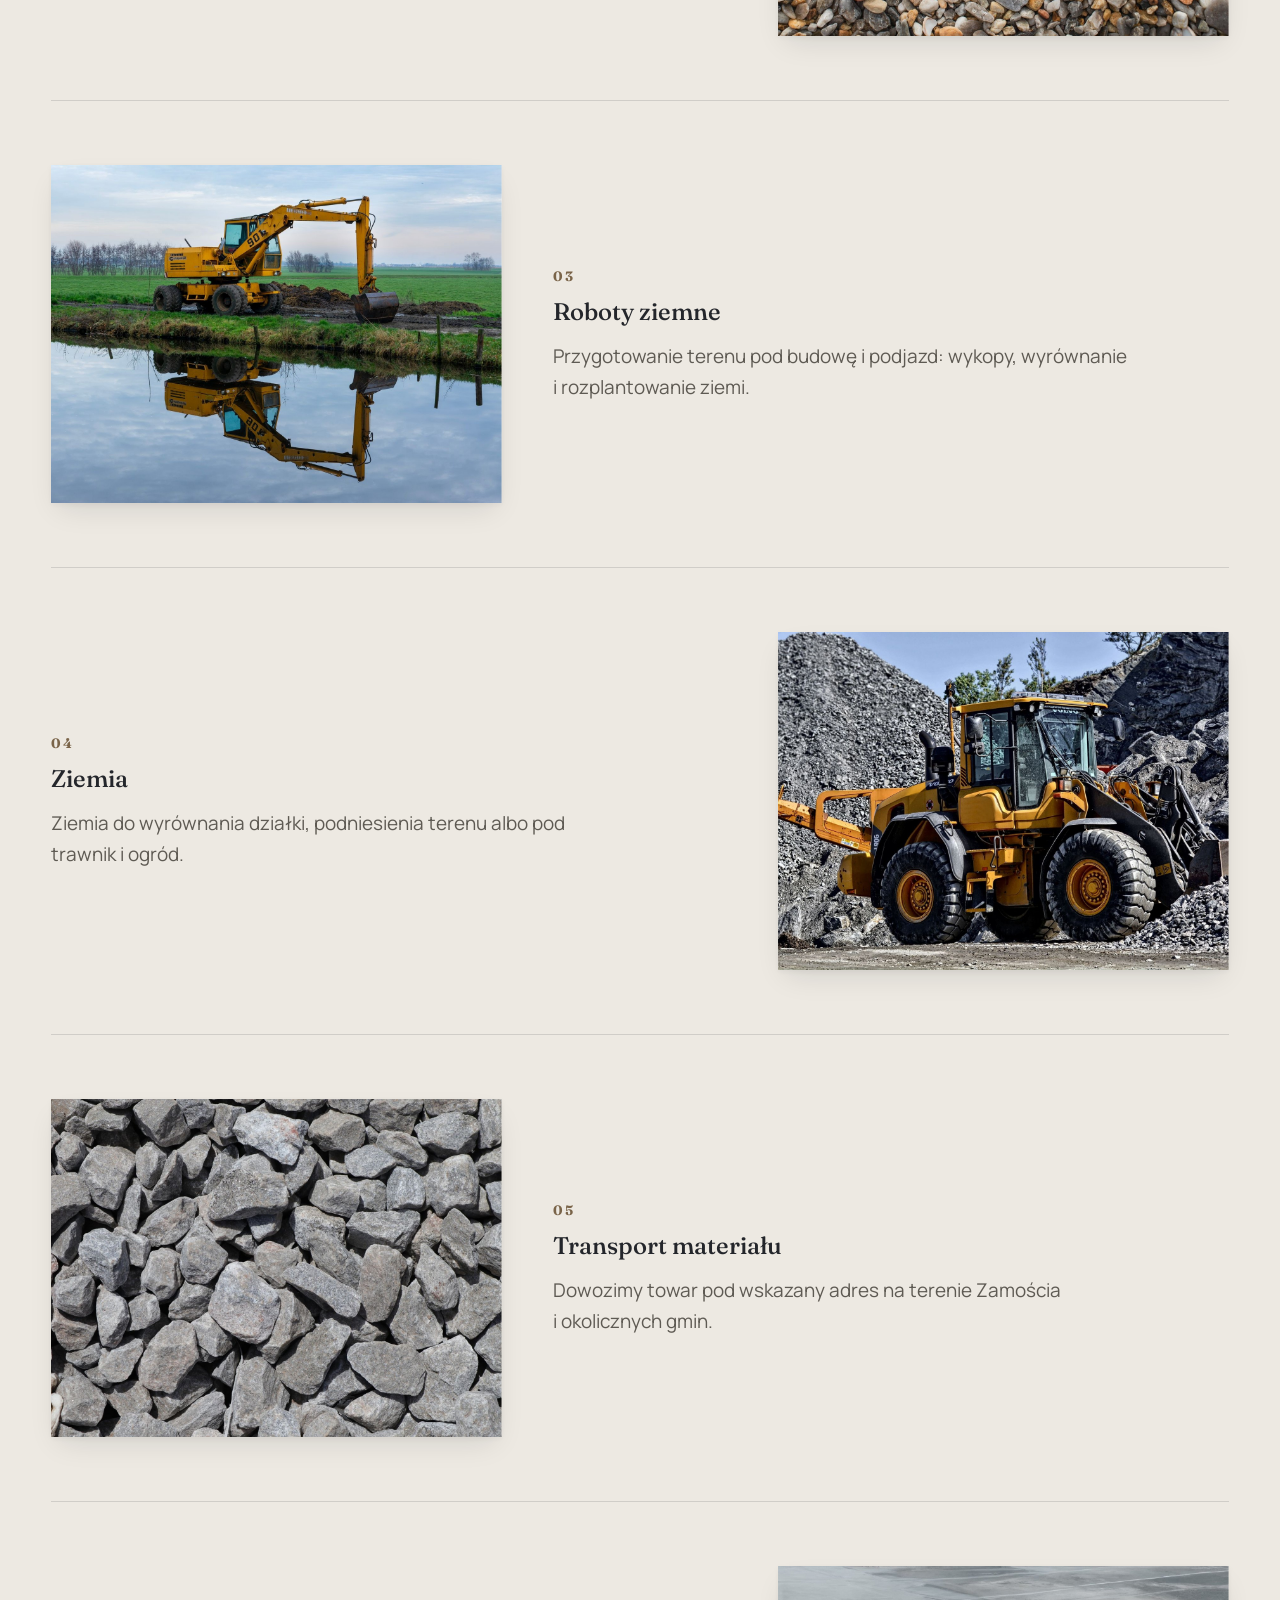
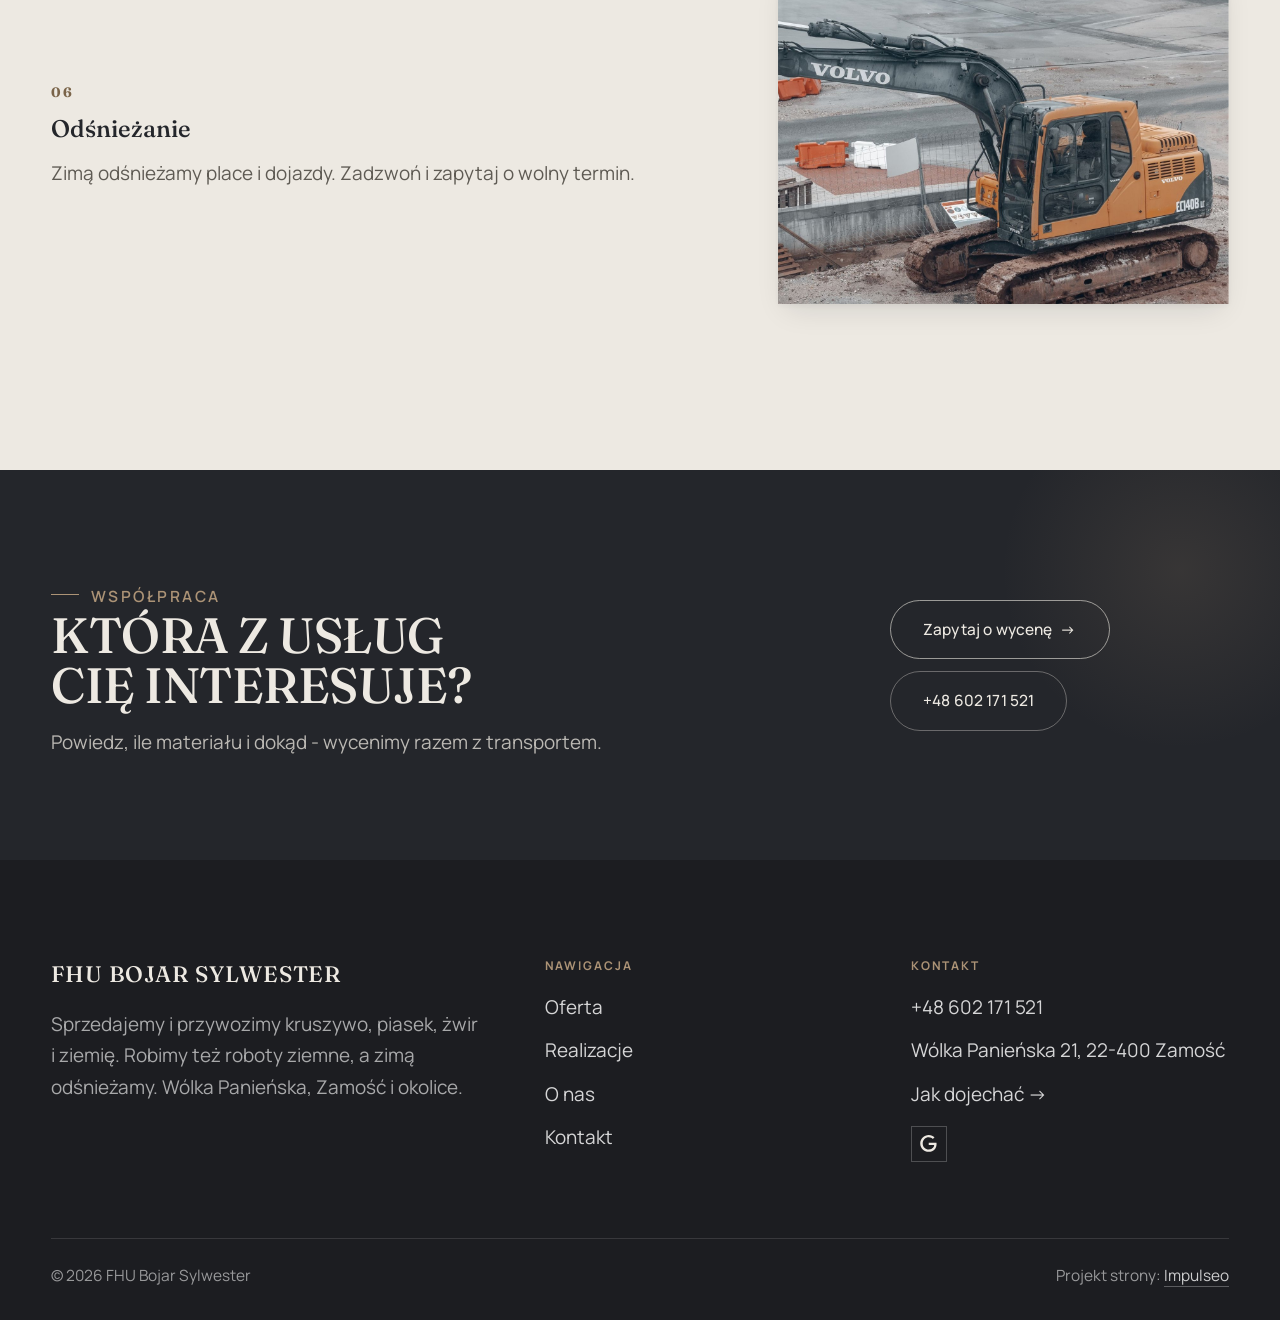
<file: oferta.html>
<!DOCTYPE html>
<html lang="pl">
<head>
<meta charset="UTF-8">
<meta name="viewport" content="width=device-width, initial-scale=1.0">
<title>Oferta - Bojar Sylwester</title>
<meta name="description" content="Bojar Sylwester - Wólka Panieńska koło Zamościa. Piasek, żwir, ziemia i kruszywo z dowozem, roboty ziemne i odśnieżanie. Działamy od 1993 roku. Zadzwoń: wycena z transportem.">
<link rel="canonical" href="https://kris20032.github.io/fhu-bojar-sylwester/oferta.html">
<meta name="robots" content="noindex, nofollow">
<meta property="og:type" content="website">
<meta property="og:locale" content="pl_PL">
<meta property="og:site_name" content="Bojar Sylwester">
<meta property="og:title" content="Oferta - Bojar Sylwester">
<meta property="og:description" content="Bojar Sylwester - Wólka Panieńska koło Zamościa. Piasek, żwir, ziemia i kruszywo z dowozem, roboty ziemne i odśnieżanie. Działamy od 1993 roku. Zadzwoń: wycena z transportem.">
<meta property="og:url" content="https://kris20032.github.io/fhu-bojar-sylwester/oferta.html">
<meta property="og:image" content="https://kris20032.github.io/fhu-bojar-sylwester/img/og.jpg">
<meta property="og:image:width" content="1200">
<meta property="og:image:height" content="630">
<meta name="twitter:card" content="summary_large_image">
<link rel="preconnect" href="https://fonts.googleapis.com">
<link rel="preconnect" href="https://fonts.gstatic.com" crossorigin>
<link href="https://fonts.googleapis.com/css2?family=Fraunces:opsz,wght@9..144,400;9..144,500;9..144,600&family=Manrope:wght@400;500;600;700&display=swap" rel="stylesheet">
<link rel="stylesheet" href="assets/styles.css?v=kw1610a">
</head>
<body class="kw">

<header class="nav">
  <div class="wrap nav-inner">
    <a class="brand" href="index.html"><span class="name">Bojar Sylwester</span><span class="sub">Zamość</span></a>
    <nav class="nav-links">
      <a href="oferta.html" class="active" aria-current="page">Oferta</a>
      <a href="realizacje.html">Realizacje</a>
      <a href="o-nas.html">O nas</a>
      <a href="kontakt.html">Kontakt</a>
      <a href="tel:+48602171521" class="btn btn-accent">Zadzwoń +48 602 171 521</a>
    </nav>
    <button class="nav-toggle" aria-label="Menu"><span></span><span></span><span></span></button>
  </div>
</header>

<main>
<section class="pagehead">
  <img src="img/g7.jpg" alt="Bojar Sylwester - Co u nas zamówisz" width="1600" height="1067" decoding="async">
  <div class="wrap">
    <span class="eyebrow">Towar i usługi</span>
    <h1>Co u nas zamówisz</h1>
    <p>Materiał sypki na budowę, podjazd albo ogród i transport pod Twój adres. Jeden telefon, jedna cena z dowozem.</p>
  </div>
</section>
<section>
  <div class="wrap">
    <div class="svc-row reveal">
      <div class="svc-row-art"><img src="img/g1.jpg" alt="Piasek" loading="lazy" width="1600" height="1066" decoding="async"></div>
      <div>
        <span class="num">01</span>
        <h3>Piasek</h3>
        <p class="muted">Piasek pod fundament, zaprawę, kostkę albo do piaskownicy. Powiedz, do czego, a dobierzemy rodzaj.</p>
      </div>
    </div>
    <div class="svc-row rev reveal">
      <div class="svc-row-art"><img src="img/g2.jpg" alt="Żwir i kruszywo" loading="lazy" width="1600" height="1066" decoding="async"></div>
      <div>
        <span class="num">02</span>
        <h3>Żwir i kruszywo</h3>
        <p class="muted">Kruszywo budowlane pod podbudowę, utwardzenie podjazdu czy drenaż. Przywozimy tyle, ile potrzeba.</p>
      </div>
    </div>
    <div class="svc-row reveal">
      <div class="svc-row-art"><img src="img/g3.jpg" alt="Roboty ziemne" loading="lazy" width="1600" height="1066" decoding="async"></div>
      <div>
        <span class="num">03</span>
        <h3>Roboty ziemne</h3>
        <p class="muted">Przygotowanie terenu pod budowę i podjazd: wykopy, wyrównanie i rozplantowanie ziemi.</p>
      </div>
    </div>
    <div class="svc-row rev reveal">
      <div class="svc-row-art"><img src="img/g4.jpg" alt="Ziemia" loading="lazy" width="1600" height="1066" decoding="async"></div>
      <div>
        <span class="num">04</span>
        <h3>Ziemia</h3>
        <p class="muted">Ziemia do wyrównania działki, podniesienia terenu albo pod trawnik i ogród.</p>
      </div>
    </div>
    <div class="svc-row reveal">
      <div class="svc-row-art"><img src="img/g5.jpg" alt="Transport materiału" loading="lazy" width="1600" height="1066" decoding="async"></div>
      <div>
        <span class="num">05</span>
        <h3>Transport materiału</h3>
        <p class="muted">Dowozimy towar pod wskazany adres na terenie Zamościa i okolicznych gmin.</p>
      </div>
    </div>
    <div class="svc-row rev reveal">
      <div class="svc-row-art"><img src="img/g6.jpg" alt="Odśnieżanie" loading="lazy" width="1600" height="1066" decoding="async"></div>
      <div>
        <span class="num">06</span>
        <h3>Odśnieżanie</h3>
        <p class="muted">Zimą odśnieżamy place i dojazdy. Zadzwoń i zapytaj o wolny termin.</p>
      </div>
    </div>
  </div>
</section>

<section class="cta">
  <div class="wrap">
    <div class="reveal">
      <span class="eyebrow">Współpraca</span>
      <h2>Która z usług Cię interesuje?</h2>
      <p>Powiedz, ile materiału i dokąd - wycenimy razem z transportem.</p>
    </div>
    <div class="cta-actions reveal">
      <a href="kontakt.html" class="btn btn-light">Zapytaj o wycenę <span class="arr">→</span></a>
      <a href="tel:+48602171521" class="btn btn-ghost btn-ghost-cta">+48 602 171 521</a>
    </div>
  </div>
</section>
</main>

<footer>
  <div class="wrap">
    <div class="foot-grid">
      <div class="foot-brand">
        <div class="name">FHU Bojar Sylwester</div>
        <p>Sprzedajemy i przywozimy kruszywo, piasek, żwir i ziemię. Robimy też roboty ziemne, a zimą odśnieżamy. Wólka Panieńska, Zamość i okolice.</p>
      </div>
      <div class="foot-col">
        <h4>Nawigacja</h4>
        <a href="oferta.html">Oferta</a>
        <a href="realizacje.html">Realizacje</a>
        <a href="o-nas.html">O nas</a>
        <a href="kontakt.html">Kontakt</a>
      </div>
      <div class="foot-col">
        <h4>Kontakt</h4>
        <a href="tel:+48602171521">+48 602 171 521</a>
        <p>Wólka Panieńska 21, 22-400 Zamość</p>
        <a href="https://www.google.com/maps?cid=18336934917483592601" target="_blank" rel="noopener">Jak dojechać →</a>
      <div class="foot-soc">
        <a class="soc" href="https://www.google.com/maps?cid=18336934917483592601" target="_blank" rel="noopener" aria-label="Google - Bojar Sylwester"><svg viewBox="0 0 24 24" aria-hidden="true" focusable="false"><path d="M12.48 10.92v3.28h7.84c-.24 1.84-.853 3.187-1.787 4.133-1.147 1.147-2.933 2.4-6.053 2.4-4.827 0-8.6-3.893-8.6-8.72s3.773-8.72 8.6-8.72c2.6 0 4.507 1.027 5.907 2.347l2.307-2.307C18.747 1.44 16.133 0 12.48 0 5.867 0 .307 5.387.307 12s5.56 12 12.173 12c3.573 0 6.267-1.173 8.373-3.36 2.16-2.16 2.84-5.213 2.84-7.667 0-.76-.053-1.467-.173-2.053H12.48z" fill="currentColor"/></svg></a>
      </div>
      </div>
    </div>
    <div class="foot-bot">
      <span>© 2026 FHU Bojar Sylwester</span>
      <span>Projekt strony: <a class="foot-credit" href="https://impulseo.pl" target="_blank" rel="noopener">Impulseo</a></span>
    </div>
  </div>
</footer>
<div class="sticky-call"><a class="sc-call" href="tel:+48602171521"><svg class="ico-tel" width="16" height="16" viewBox="0 0 24 24" fill="none" aria-hidden="true"><path d="M6.6 10.8a15.5 15.5 0 0 0 6.6 6.6l2.2-2.2a1 1 0 0 1 1-.24 11.4 11.4 0 0 0 3.6.58 1 1 0 0 1 1 1V20a1 1 0 0 1-1 1A17 17 0 0 1 3 4a1 1 0 0 1 1-1h3.5a1 1 0 0 1 1 1c0 1.25.2 2.46.58 3.6a1 1 0 0 1-.25 1l-2.23 2.2Z" fill="currentColor"/></svg> Zadzwoń</a><a class="sc-quote" href="kontakt.html">Zadzwoń i zamów</a></div>
<div class="demo-wazne" data-do="2026-10-22" data-cykl="3" hidden><svg class="dw-ico" width="13" height="13" viewBox="0 0 24 24" fill="none" aria-hidden="true"><circle cx="12" cy="12" r="8.6" stroke="currentColor" stroke-width="1.8"/><path d="M12 7.2V12l3.3 2" stroke="currentColor" stroke-width="1.8" stroke-linecap="round"/></svg><span class="dw-txt"></span></div>

<script src="assets/main.js"></script>
</body>
</html>
</file>
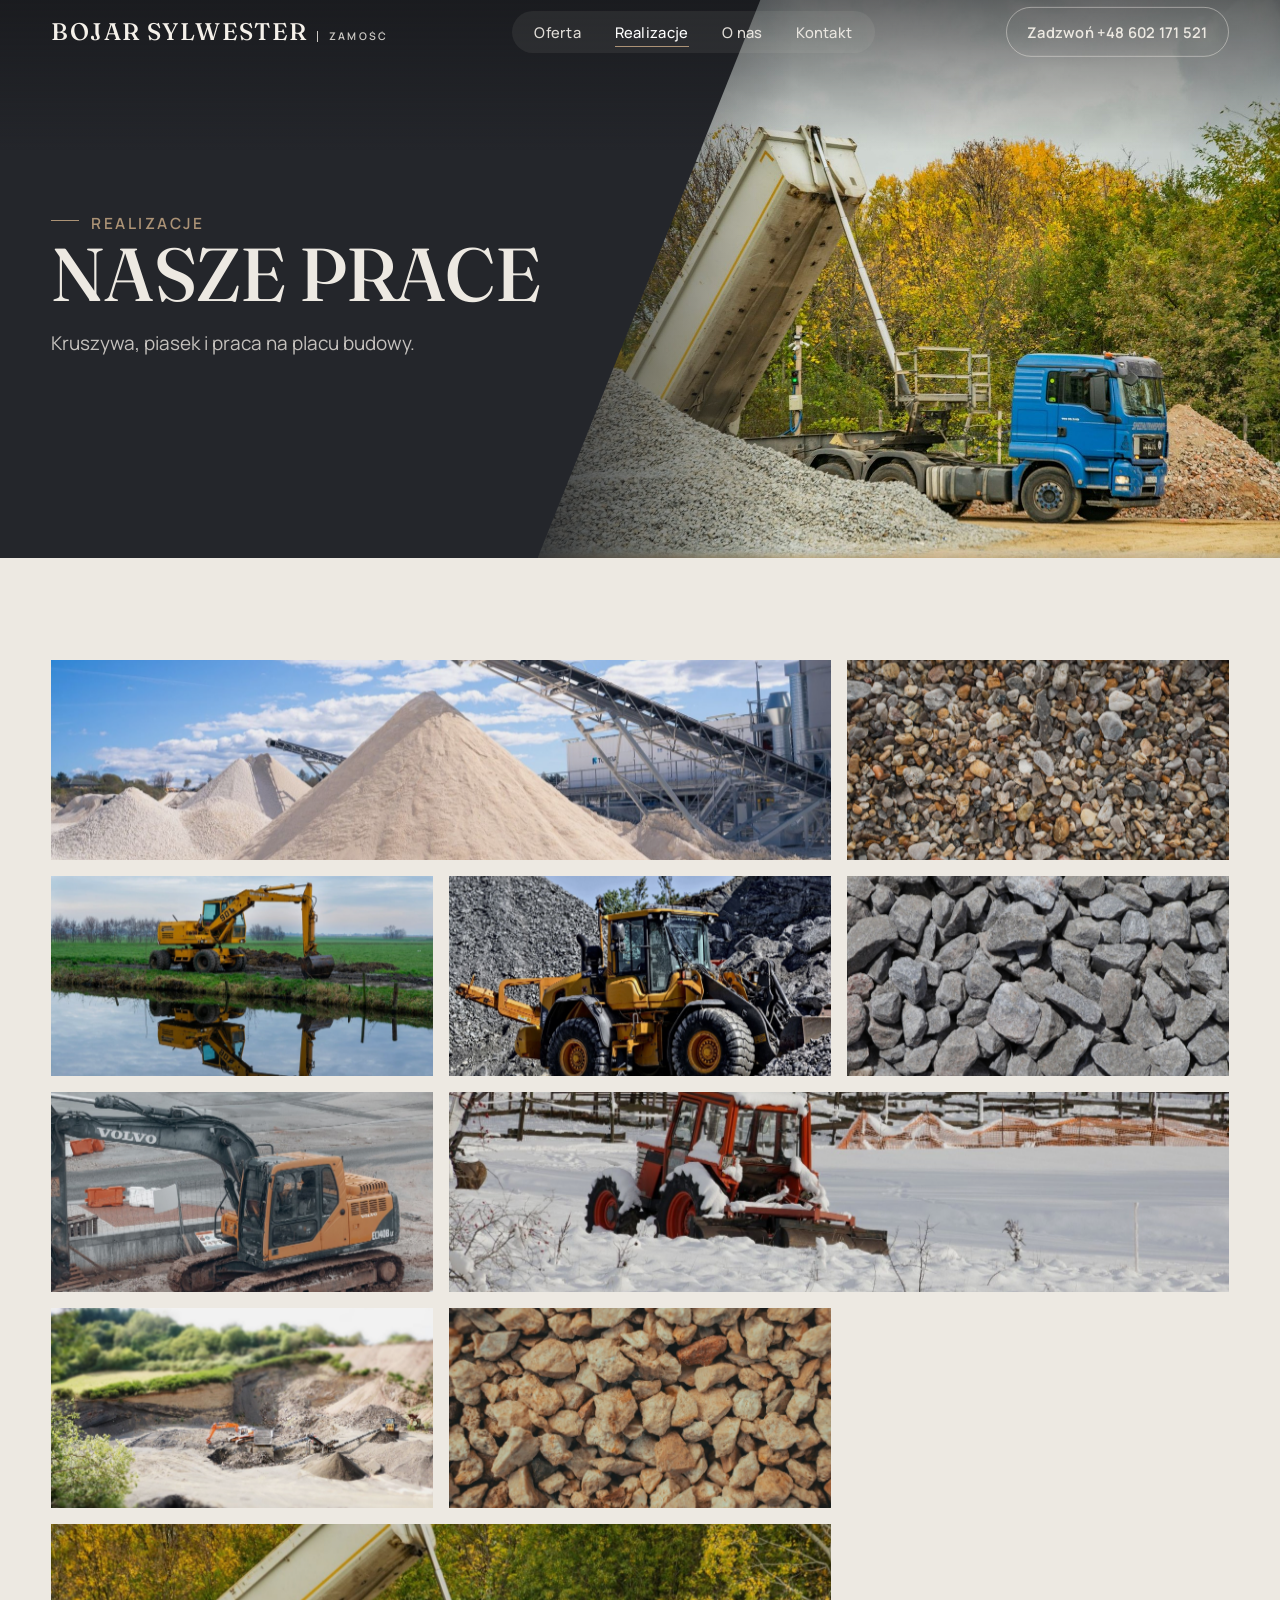
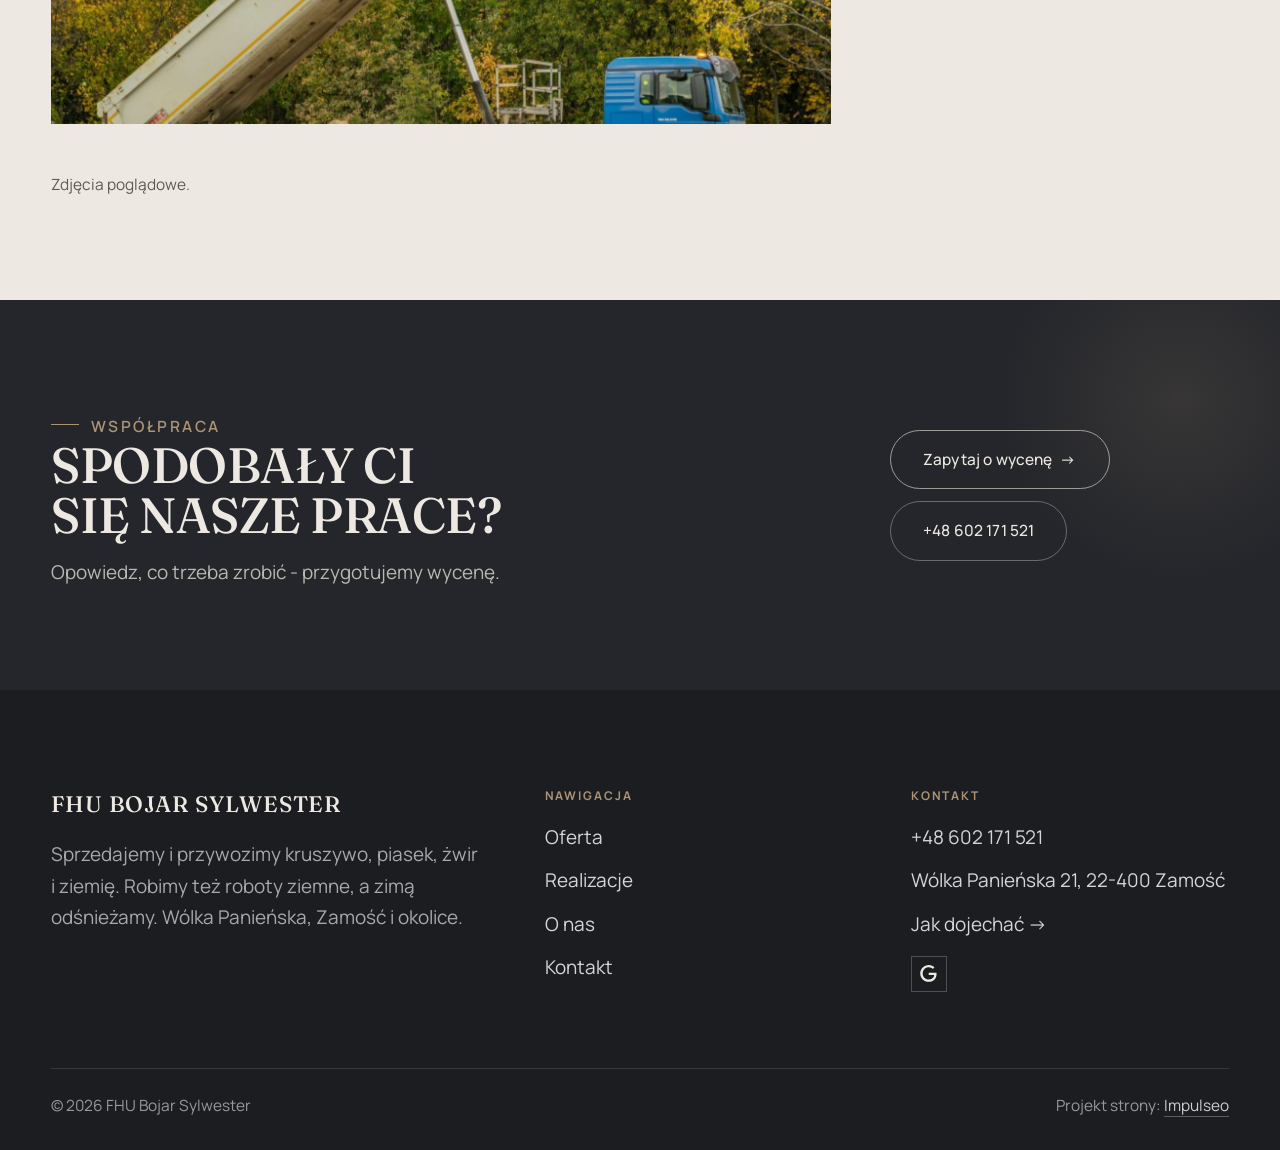
<file: realizacje.html>
<!DOCTYPE html>
<html lang="pl">
<head>
<meta charset="UTF-8">
<meta name="viewport" content="width=device-width, initial-scale=1.0">
<title>Realizacje - Bojar Sylwester</title>
<meta name="description" content="Realizacje Bojar Sylwester: Piasek, Żwir, Roboty ziemne, Załadunek kruszywa, Kruszywo budowlane">
<link rel="canonical" href="https://kris20032.github.io/fhu-bojar-sylwester/realizacje.html">
<meta name="robots" content="noindex, nofollow">
<meta property="og:type" content="website">
<meta property="og:locale" content="pl_PL">
<meta property="og:site_name" content="Bojar Sylwester">
<meta property="og:title" content="Realizacje - Bojar Sylwester">
<meta property="og:description" content="Realizacje Bojar Sylwester: Piasek, Żwir, Roboty ziemne, Załadunek kruszywa, Kruszywo budowlane">
<meta property="og:url" content="https://kris20032.github.io/fhu-bojar-sylwester/realizacje.html">
<meta property="og:image" content="https://kris20032.github.io/fhu-bojar-sylwester/img/og.jpg">
<meta property="og:image:width" content="1200">
<meta property="og:image:height" content="630">
<meta name="twitter:card" content="summary_large_image">
<link rel="preconnect" href="https://fonts.googleapis.com">
<link rel="preconnect" href="https://fonts.gstatic.com" crossorigin>
<link href="https://fonts.googleapis.com/css2?family=Fraunces:opsz,wght@9..144,400;9..144,500;9..144,600&family=Manrope:wght@400;500;600;700&display=swap" rel="stylesheet">
<link rel="stylesheet" href="assets/styles.css?v=kw1610a">
</head>
<body class="kw">

<header class="nav">
  <div class="wrap nav-inner">
    <a class="brand" href="index.html"><span class="name">Bojar Sylwester</span><span class="sub">Zamość</span></a>
    <nav class="nav-links">
      <a href="oferta.html">Oferta</a>
      <a href="realizacje.html" class="active" aria-current="page">Realizacje</a>
      <a href="o-nas.html">O nas</a>
      <a href="kontakt.html">Kontakt</a>
      <a href="tel:+48602171521" class="btn btn-accent">Zadzwoń +48 602 171 521</a>
    </nav>
    <button class="nav-toggle" aria-label="Menu"><span></span><span></span><span></span></button>
  </div>
</header>

<main>
<section class="pagehead">
  <img src="img/about.jpg" alt="Bojar Sylwester - Nasze prace" width="1600" height="1066" decoding="async">
  <div class="wrap">
    <span class="eyebrow">Realizacje</span>
    <h1>Nasze prace</h1>
    <p>Kruszywa, piasek i praca na placu budowy.</p>
  </div>
</section>
<section>
  <div class="wrap">
    <div class="gallery">
      <div class="tile t-two3 reveal"><img src="img/g1.jpg" alt="Bojar Sylwester" loading="lazy" width="1600" height="1066" decoding="async"></div>
      <div class="tile t-third reveal"><img src="img/g2.jpg" alt="Bojar Sylwester" loading="lazy" width="1600" height="1066" decoding="async"></div>
      <div class="tile t-third reveal"><img src="img/g3.jpg" alt="Bojar Sylwester" loading="lazy" width="1600" height="1066" decoding="async"></div>
      <div class="tile t-third reveal"><img src="img/g4.jpg" alt="Bojar Sylwester" loading="lazy" width="1600" height="1066" decoding="async"></div>
      <div class="tile t-third reveal"><img src="img/g5.jpg" alt="Bojar Sylwester" loading="lazy" width="1600" height="1066" decoding="async"></div>
      <div class="tile t-third reveal"><img src="img/g6.jpg" alt="Bojar Sylwester" loading="lazy" width="1600" height="1066" decoding="async"></div>
      <div class="tile t-two3 reveal"><img src="img/g7.jpg" alt="Bojar Sylwester" loading="lazy" width="1600" height="1067" decoding="async"></div>
      <div class="tile t-third reveal"><img src="img/g8.jpg" alt="Bojar Sylwester" loading="lazy" width="1600" height="1066" decoding="async"></div>
      <div class="tile t-third reveal"><img src="img/g9.jpg" alt="Bojar Sylwester" loading="lazy" width="1600" height="1066" decoding="async"></div>
      <div class="tile t-third reveal"><img src="img/g10.jpg" alt="Bojar Sylwester" loading="lazy" width="1600" height="1067" decoding="async"></div>
      <div class="tile t-two3 reveal"><img src="img/g11.jpg" alt="Bojar Sylwester" loading="lazy" width="1600" height="1066" decoding="async"></div>
    </div>
    <p class="muted reveal" style="margin-top:var(--space-7);font-size:var(--text-sm);max-width:62ch">Zdjęcia poglądowe.</p>
  </div>
</section>
<section class="cta">
  <div class="wrap">
    <div class="reveal">
      <span class="eyebrow">Współpraca</span>
      <h2>Spodobały Ci się nasze prace?</h2>
      <p>Opowiedz, co trzeba zrobić - przygotujemy wycenę.</p>
    </div>
    <div class="cta-actions reveal">
      <a href="kontakt.html" class="btn btn-light">Zapytaj o wycenę <span class="arr">→</span></a>
      <a href="tel:+48602171521" class="btn btn-ghost btn-ghost-cta">+48 602 171 521</a>
    </div>
  </div>
</section>
</main>

<footer>
  <div class="wrap">
    <div class="foot-grid">
      <div class="foot-brand">
        <div class="name">FHU Bojar Sylwester</div>
        <p>Sprzedajemy i przywozimy kruszywo, piasek, żwir i ziemię. Robimy też roboty ziemne, a zimą odśnieżamy. Wólka Panieńska, Zamość i okolice.</p>
      </div>
      <div class="foot-col">
        <h4>Nawigacja</h4>
        <a href="oferta.html">Oferta</a>
        <a href="realizacje.html">Realizacje</a>
        <a href="o-nas.html">O nas</a>
        <a href="kontakt.html">Kontakt</a>
      </div>
      <div class="foot-col">
        <h4>Kontakt</h4>
        <a href="tel:+48602171521">+48 602 171 521</a>
        <p>Wólka Panieńska 21, 22-400 Zamość</p>
        <a href="https://www.google.com/maps?cid=18336934917483592601" target="_blank" rel="noopener">Jak dojechać →</a>
      <div class="foot-soc">
        <a class="soc" href="https://www.google.com/maps?cid=18336934917483592601" target="_blank" rel="noopener" aria-label="Google - Bojar Sylwester"><svg viewBox="0 0 24 24" aria-hidden="true" focusable="false"><path d="M12.48 10.92v3.28h7.84c-.24 1.84-.853 3.187-1.787 4.133-1.147 1.147-2.933 2.4-6.053 2.4-4.827 0-8.6-3.893-8.6-8.72s3.773-8.72 8.6-8.72c2.6 0 4.507 1.027 5.907 2.347l2.307-2.307C18.747 1.44 16.133 0 12.48 0 5.867 0 .307 5.387.307 12s5.56 12 12.173 12c3.573 0 6.267-1.173 8.373-3.36 2.16-2.16 2.84-5.213 2.84-7.667 0-.76-.053-1.467-.173-2.053H12.48z" fill="currentColor"/></svg></a>
      </div>
      </div>
    </div>
    <div class="foot-bot">
      <span>© 2026 FHU Bojar Sylwester</span>
      <span>Projekt strony: <a class="foot-credit" href="https://impulseo.pl" target="_blank" rel="noopener">Impulseo</a></span>
    </div>
  </div>
</footer>
<div class="sticky-call"><a class="sc-call" href="tel:+48602171521"><svg class="ico-tel" width="16" height="16" viewBox="0 0 24 24" fill="none" aria-hidden="true"><path d="M6.6 10.8a15.5 15.5 0 0 0 6.6 6.6l2.2-2.2a1 1 0 0 1 1-.24 11.4 11.4 0 0 0 3.6.58 1 1 0 0 1 1 1V20a1 1 0 0 1-1 1A17 17 0 0 1 3 4a1 1 0 0 1 1-1h3.5a1 1 0 0 1 1 1c0 1.25.2 2.46.58 3.6a1 1 0 0 1-.25 1l-2.23 2.2Z" fill="currentColor"/></svg> Zadzwoń</a><a class="sc-quote" href="kontakt.html">Zadzwoń i zamów</a></div>
<div class="demo-wazne" data-do="2026-10-22" data-cykl="3" hidden><svg class="dw-ico" width="13" height="13" viewBox="0 0 24 24" fill="none" aria-hidden="true"><circle cx="12" cy="12" r="8.6" stroke="currentColor" stroke-width="1.8"/><path d="M12 7.2V12l3.3 2" stroke="currentColor" stroke-width="1.8" stroke-linecap="round"/></svg><span class="dw-txt"></span></div>

<script src="assets/main.js"></script>
</body>
</html>
</file>
<file: assets/styles.css>
/* ============================================================
   STOLBASZ — premium, architektoniczny B2B fit-out
   Jasna paleta, zero brązu. System wg premium-web-craft.
   Projekt strony: Impulseo (impulseo.pl)
   ============================================================ */

:root{
  /* PALETA — jasna, architektoniczna, chłodna */
  --paper:#F4F6F8;          /* główne tło */
  --paper-2:#E7EBEF;        /* sekcje alternatywne (chłodny jasny szary) */
  --paper-3:#E7EBEF;        /* delikatne wypełnienia */
  --ink:#15212E;            /* tekst główny — chłodny grafit */
  --ink-soft:#243443;       /* nagłówki drugorzędne */
  --muted:#6B7785;          /* tekst poboczny */
  --line:rgba(21,33,46,.12);/* hairline */
  --accent:#E8A317;         /* stonowany petrol-slate — jedyny akcent */
  --accent-d:#C9870C;
  --accent-soft:rgba(232,163,23,.10);
  --dark:#15212E;           /* sekcje ciemne (stopka/CTA) */

  /* HOVER ZDJĘĆ — JEDEN standard dla całego silnika (decyzja K. 04.08.2026, artefakt z wariantami).
     AKTUALNE (K.+Szymon 09.08.2026, wybór z artefaktu 6 wariantów): zoom 1.05 przy 1.4s -
     przy tak długim czasie mocniejszy kadr NIE skacze, tylko „oddycha". Poprzedni standard
     (1.02 / .55s z 04.08) odbierany jako dynamiczny i szybki.
     Spoczynek lekko przygaszony, ale TYLKO tam, gdzie jest mysz (@media hover:hover) —
     na telefonie zdjęcia zostają w pełnej jasności. */
  --img-zoom:1.05;                   /* K.+Szymon 09.08: wariant F z artefaktu porównawczego */
  --img-rest:brightness(.95) saturate(.99);
  --img-hot:brightness(1.06) saturate(1.05);
  --img-dur:1.4s;                    /* K.+Szymon 09.08 (wariant F): powoli = elegancko */
  --img-ease:cubic-bezier(.16,.84,.44,1);  /* miękki ogon, efekt „oddychania" */

  /* ODSTĘPY — skala 4/8 */
  --space-1:4px; --space-2:8px; --space-3:12px; --space-4:16px; --space-5:24px;
  --space-6:32px; --space-7:48px; --space-8:64px; --space-9:96px; --space-10:128px;

  /* TYPOGRAFIA — fluid clamp() (skala podbita 16.07.2026: większe, czytelniejsze litery — uwaga Adama) */
  --text-sm:clamp(.9rem,.87rem + .12vw,1rem);
  --text-base:clamp(1.08rem,1.04rem + .18vw,1.2rem);
  --text-lg:clamp(1.24rem,1.15rem + .34vw,1.44rem);
  --text-h3:clamp(1.34rem,1.22rem + .55vw,1.66rem);
  --text-h2:clamp(2.1rem,1.66rem + 2.1vw,3.1rem);
  --text-h1:clamp(2.9rem,2.1rem + 4vw,5.1rem);

  /* PROMIENIE — architektoniczne, raczej ostre */
  --r-sm:3px; --r-md:6px; --r-lg:10px;

  /* RUCH */
  --ease:cubic-bezier(.25,.46,.45,.94); --dur:.24s;

  /* CIENIE — miękkie, warstwowe */
  --sh-sm:0 1px 2px rgba(16,24,32,.04), 0 2px 8px rgba(16,24,32,.05);
  --sh-md:0 2px 6px rgba(16,24,32,.05), 0 12px 28px -8px rgba(16,24,32,.12);
  --sh-lg:0 6px 14px rgba(16,24,32,.07), 0 26px 56px -18px rgba(16,24,32,.22);

  --hairline:1px solid var(--line);

  --font-display:'Space Grotesk','Inter',sans-serif;
  --font-body:'DM Sans','Inter',sans-serif;
}

*{box-sizing:border-box;margin:0;padding:0}
html{scroll-behavior:smooth}
body{
  font-family:var(--font-body);
  font-size:var(--text-base);
  line-height:1.65;
  color:var(--ink);
  background:var(--paper);
  -webkit-font-smoothing:antialiased;
  text-rendering:optimizeLegibility;
}
img{max-width:100%;height:auto;display:block}  /* height:auto = width/height z atrybutów trzyma proporcje (TOP#12) */
a{color:inherit;text-decoration:none}

.wrap{width:min(92%,1180px);margin-inline:auto}
section{padding-block:clamp(52px,6.5vw,96px)}

h1,h2,h3{font-family:var(--font-display);font-weight:700;line-height:1.08;letter-spacing:-.02em;color:var(--ink)}
h1{font-size:var(--text-h1);letter-spacing:-.035em}
h2{font-size:var(--text-h2);letter-spacing:-.025em}
h3{font-size:var(--text-h3)}
/* MIARA — długość wiersza. WCAG 2.2 SC 1.4.8: max 80 znaków; Butterick: 45–90.
   68ch daje realnie 72–78 znaków polskiego tekstu, czyli z zapasem pod granicą.
   Wcześniej limit miał TYLKO <p> — <li>, <blockquote> i <dd> nie miały żadnego,
   i to jedyny powód, dla którego 23 bloki na dwóch oddanych stronach jadą po
   83–106 znaków w wierszu (pomiar 07.08.2026, bramka `miara`).
   ⚠️ Listy i definicje ograniczamy TYLKO bez klasy: `ul`/`ol` z klasą to u nas
   układ (siatki kafli, menu), a nie tekst ciągły — tam miarę wyznacza układ. */
/* 60ch, nie 68ch (K. 10.08): po zmianie fontów na węższe kroje (DM Sans i spółka)
   w 68ch mieściło się ~90 znaków - bramka pikselowa słusznie zgłaszała przekroczenie
   granicy 80. Pomiar na żywej przeglądarce: 60ch = 90 znaków, 53ch = ~78 znaków, czyli normę WCAG 1.4.8. */
:root{ --miara:53ch }
p{max-width:min(100%,var(--miara))}
blockquote,
ul:not([class])>li, ol:not([class])>li,
dl:not([class])>dd{max-width:min(100%,var(--miara))}

/* ⚠️ Świadomie BEZ wyjątku `.tile p,.card p,.svc p{max-width:none}`, choć nasuwa się sam:
   te akapity BYŁY już ograniczone (stare `p{max-width:65ch}`), więc „wyjątek" nie odblokowałby
   niczego nowego — tylko ROZLUŹNIŁ stan sprzed zmiany na wszystkich demach naraz.
   `figcaption` żadna z reguł wyżej nie dotyczy, więc też nie potrzebuje zwolnienia. */

/* ŁAMANIE. `balance` wyrównuje długości wierszy w nagłówku, `pretty` pilnuje ostatniego
   wiersza akapitu, żeby nie został w nim jeden wyraz. Obsługiwane od Chrome 117 /
   Safari 17.5; starsze przeglądarki po prostu ignorują tę własność.
   `text-wrap:pretty` nie występowało dotąd ANI RAZ w silniku ani w repo klientów. */
h1,h2,h3,.lead,.lede{text-wrap:balance}
p,li,blockquote,dd{text-wrap:pretty}

.eyebrow{
  font-family:var(--font-body);
  font-size:var(--text-sm);
  font-weight:600;
  letter-spacing:.18em;
  text-transform:uppercase;
  color:var(--accent);
  display:inline-flex;align-items:center;gap:var(--space-3);
}
/* flex:none + margin-top = kreska trzyma się PIERWSZEJ linii. Wcześniej align-items:center
   centrowało ją względem całego bloku i przy zawinięciu (długi kicker typu
   „…WNĘTRZ · LESZNO · OD 2019") druga linia lądowała z brzydkim wcięciem. */
.eyebrow{align-items:flex-start}
.eyebrow>*,.eyebrow{text-wrap:balance}   /* dlugi kicker lamal sie na sierote typu samo „2019" w drugiej linii */
.eyebrow::before{content:"";width:28px;height:1px;background:var(--accent);display:inline-block;flex:none;margin-top:.62em}

.muted{color:var(--muted)}
.lead{font-size:var(--text-lg);line-height:1.55;color:var(--ink-soft);max-width:50ch}

/* ---------- BUTTONS ---------- */
.btn{
  display:inline-flex;align-items:center;gap:var(--space-2);
  font-weight:600;font-size:var(--text-sm);letter-spacing:.02em;
  padding:var(--space-4) var(--space-6);
  border-radius:var(--r-sm);
  transition:transform var(--dur) var(--ease),box-shadow var(--dur) var(--ease),background var(--dur) var(--ease);
  cursor:pointer;border:1px solid transparent;
}
.btn-accent{background:var(--accent);color:#fff;box-shadow:var(--sh-sm)}
.btn-accent:hover{background:var(--accent-d);transform:translateY(-2px);box-shadow:var(--sh-md)}
.btn-accent:active{transform:translateY(0);box-shadow:var(--sh-sm)}
.btn-ghost{background:transparent;color:var(--ink);border-color:var(--line)}
.btn-ghost:hover{border-color:var(--accent);color:var(--accent);transform:translateY(-2px)}
.btn-light{background:#fff;color:var(--ink);box-shadow:var(--sh-sm)}
.btn-light:hover{transform:translateY(-2px);box-shadow:var(--sh-md)}
.btn .arr{transition:transform var(--dur) var(--ease)}
.btn:hover .arr{transform:translateX(4px)}

/* ---------- NAV ---------- */
.nav{
  position:sticky;top:0;z-index:50;
  background:color-mix(in srgb,var(--paper) 88%,transparent);
  backdrop-filter:saturate(140%) blur(10px);
  border-bottom:var(--hairline);
}
.nav-inner{display:flex;align-items:center;justify-content:space-between;gap:var(--space-5);height:72px}
/* ANTY-NACHODZENIE (K. 05.08.2026): długa nazwa firmy + przycisk z pełnym numerem nie mieściły się w pasku
   i flex ściskał linki PONIŻEJ ich treści - "Kontakt" wchodził na ramkę "Zadzwoń +48 ...". Teraz ustępuje
   nazwa marki (skrót wielokropkiem), a menu i przycisk nigdy się nie kurczą ani nie zachodzą na siebie. */
.brand{display:flex;flex-direction:column;line-height:1;min-width:0;flex:0 1 auto}
.brand .name{font-family:var(--font-display);font-weight:800;font-size:1.35rem;letter-spacing:.04em;white-space:nowrap;overflow:hidden;text-overflow:ellipsis}
.brand .sub{font-size:.62rem;letter-spacing:.34em;text-transform:uppercase;color:var(--muted);margin-top:5px;white-space:nowrap;overflow:hidden;text-overflow:ellipsis}
.nav-links{display:flex;align-items:center;gap:var(--space-6);flex:0 0 auto}
.nav-links a{font-size:var(--text-sm);font-weight:500;color:var(--ink-soft);position:relative;padding-block:4px;white-space:nowrap;transition:color var(--dur) var(--ease)}
.nav-links a::after{content:"";position:absolute;left:0;bottom:0;width:0;height:1.5px;background:var(--accent);transition:width var(--dur) var(--ease)}
.nav-links a:hover,.nav-links a.active{color:var(--ink)}
.nav-links a:hover::after,.nav-links a.active::after{width:100%}
.nav-links .btn{padding:var(--space-2) var(--space-5)}
/* przyciski w nav: właściwy kolor (przebij .nav-links a) + bez podkreślenia */
.nav-links a.btn-accent{color:#fff}
.nav-links a.btn-ghost,.nav-links a.btn-light{color:var(--ink)}
/* CTA w pasku: NIE podkreślenie spod linków menu, ale ten sam przelatujący błysk,
   co na wszystkich innych przyciskach (zgłoszenie K. 13.08.2026 - „na hero jest efekt
   światła przechodzącego przez przycisk, na navbarze go nie ma, a mają być identyczne").
   Reguła `.nav-links a::after` jest silniejsza od `.btn::after`, więc trzeba jej
   geometrię wyzerować i wpisać połysk z nazwy - samo `display:none` gasiło efekt. */
.nav-links a.btn::after{
  display:block;content:"";position:absolute;inset:0;z-index:-1;pointer-events:none;
  width:auto;height:auto;border-radius:inherit;   /* kasuje geometrię podkreślenia (width:0;height:1.5px) */
  background:linear-gradient(100deg,transparent 32%,rgba(255,255,255,.20) 50%,transparent 68%);
  translate:-120% 0}
@media (prefers-reduced-motion:no-preference){
  .nav-links a.btn:hover::after{translate:120% 0;transition:translate .75s var(--mt-ease,cubic-bezier(.16,.84,.44,1))}
}
.nav-toggle{display:none;background:none;border:none;cursor:pointer;flex-direction:column;gap:5px;padding:8px}
.nav-toggle span{width:24px;height:2px;background:var(--ink);transition:var(--dur)}
/* Ciasny zakres MIĘDZY menu mobilnym a pełnym pulpitem: zbijamy odstępy i nazwę marki,
   żeby wszystko zmieściło się naturalnie, zanim w ogóle dojdzie do skracania wielokropkiem. */
@media(max-width:1280px) and (min-width:921px){
  .nav-links{gap:var(--space-4)}
  .nav-links .btn{padding:var(--space-2) var(--space-4)}
  .brand .name{font-size:1.15rem}
}

/* ---------- HERO (split) ---------- */
.hero{position:relative;overflow:hidden;border-bottom:var(--hairline)}
.hero-grid{display:grid;grid-template-columns:1.05fr .95fr;gap:clamp(24px,4vw,60px);align-items:center;
  padding-block:clamp(36px,4.5vw,64px)}
.hero-copy .eyebrow{margin-bottom:var(--space-5)}
.hero-copy h1{margin-bottom:var(--space-5)}
.hero-copy .lead{margin-bottom:var(--space-7)}
.hero-actions{display:flex;flex-wrap:wrap;gap:var(--space-4)}
.hero-art{position:relative;aspect-ratio:4/3;border-radius:var(--r-lg);overflow:hidden;box-shadow:var(--sh-lg)}
.hero-art img{width:100%;height:100%;object-fit:cover}
.hero-art::after{content:"";position:absolute;inset:0;background:linear-gradient(180deg,transparent 55%,rgba(18,24,28,.28))}
.hero-badge{position:absolute;left:var(--space-5);bottom:var(--space-5);z-index:2;
  background:rgba(252,252,251,.94);backdrop-filter:blur(4px);
  border-radius:var(--r-md);padding:var(--space-4) var(--space-5);box-shadow:var(--sh-md);max-width:78%}
.hero-badge strong{display:block;font-family:var(--font-display);font-size:1rem;letter-spacing:-.01em}
.hero-badge span{font-size:var(--text-sm);color:var(--muted)}

/* ---------- HERO duży / kinowy (strona główna) ---------- */
.hero-cine{position:relative;min-height:clamp(560px,82vh,840px);min-height:clamp(560px,82svh,840px);display:flex;align-items:center;overflow:hidden;border-bottom:var(--hairline)}
.hero-cine>img{position:absolute;inset:0;width:100%;height:100%;object-fit:cover;z-index:0}
.hero-cine::after{content:"";position:absolute;inset:0;z-index:1;
  background:linear-gradient(95deg,rgba(13,18,23,.86) 0%,rgba(13,18,23,.64) 32%,rgba(13,18,23,.24) 62%,rgba(13,18,23,.04) 100%)}
.hero-cine .wrap{position:relative;z-index:2;padding-block:var(--space-8)}
.hero-cine .hero-copy{max-width:660px}
.hero-cine .eyebrow{color:#fff;margin-bottom:var(--space-5)}
.hero-cine .eyebrow::before{background:#fff}
.hero-cine h1{color:#fff;margin-bottom:var(--space-5);font-size:clamp(2.9rem,2rem + 4.4vw,5.2rem);text-wrap:balance}
.hero-cine .lead{color:rgba(255,255,255,.92);max-width:48ch;margin-bottom:var(--space-7)}
.hero-cine .hero-actions{display:flex;flex-wrap:wrap;gap:var(--space-4)}
/* NISKIE OKNO (laptop z dokiem i paskami przeglądarki ma ~700-780 px wysokości widoku):
   H1 do 5.2rem + długi lead nie mieściły się i przyciski wypadały POD krawędź ekranu -
   klient widział stronę bez ani jednego CTA. Skalujemy w dół, zamiast przycinać treść. */
@media(min-width:821px) and (max-height:820px){
  .hero-cine{min-height:clamp(520px,94svh,780px)}
  .hero-cine .wrap{padding-block:var(--space-6)}
  .hero-cine h1{font-size:clamp(2.2rem,1.5rem + 2.6vw,3.6rem);margin-bottom:var(--space-4)}
  .hero-cine .eyebrow{margin-bottom:var(--space-4)}
  .hero-cine .lead{margin-bottom:var(--space-5);max-width:44ch}
}
@media(max-width:680px){
  .hero-cine{min-height:clamp(520px,76vh,640px);min-height:clamp(520px,76svh,640px);align-items:flex-end}
  .hero-cine::after{background:linear-gradient(0deg,rgba(13,18,23,.9) 6%,rgba(13,18,23,.45) 55%,rgba(13,18,23,.25) 100%)}
  .hero-cine .wrap{padding-bottom:var(--space-9)}
  /* TELEFON (~90% oglądających): lead potrafił zająć 8 linii i zepchnąć CTA poza pierwszy ekran.
     Zwężamy interlinię i skalę - treści nie ucinamy, bo to ona sprzedaje. */
  .hero-cine .lead{font-size:.98rem;line-height:1.5;margin-bottom:var(--space-5)}
  .hero-cine .eyebrow{font-size:.72rem;letter-spacing:.13em;margin-bottom:var(--space-4)}
  .hero-cine .eyebrow::before{width:20px}
  .hero-cine h1{margin-bottom:var(--space-4)}
}

/* full-bleed hero variant (podstrony) */
.pagehead{position:relative;min-height:46vh;min-height:46svh;display:flex;align-items:flex-end;overflow:hidden;border-bottom:var(--hairline)}
.pagehead img{position:absolute;inset:0;width:100%;height:100%;object-fit:cover}
/* 10.08.2026 (decyzja K.): mocniejsze przyciemnienie + cień pod tekstem. Bramka mierzyła na
   nagłówkach podstron 3,38-3,43:1 przy wymaganych 4,5 — jasne zdjęcie (hala, śnieg, niebo)
   podchodziło pod biały tekst. Zdjęcia klientów są różne, więc kontrast musi dawać WARSTWA,
   a nie szczęśliwy dobór kadru. */
.pagehead::after{content:"";position:absolute;inset:0;background:linear-gradient(180deg,rgba(18,24,28,.40),rgba(18,24,28,.76))}
.pagehead .wrap{position:relative;z-index:2;padding-block:var(--space-9);color:#fff}
.pagehead h1{color:#fff;max-width:18ch;text-shadow:0 2px 16px rgba(0,0,0,.55)}
.pagehead .eyebrow{color:#fff}
.pagehead .eyebrow::before{background:#fff}
.pagehead p{color:rgba(255,255,255,.92);margin-top:var(--space-4);max-width:54ch;text-shadow:0 1px 12px rgba(0,0,0,.5)}

/* ---------- STRIP (pasek skrótów / liczby) ---------- */
.strip{background:var(--dark);color:#fff}
/* PASEK HASEŁ — standard 04.08.2026 (decyzja K.): 5 haseł w JEDNYM rzędzie, tekst WYŚRODKOWANY,
   węższe marginesy boczne niż reszta strony (pasek ma iść szerzej), równe wysokości kolumn. */
.strip .wrap{width:min(96%,1440px);display:grid;grid-template-columns:repeat(5,1fr);
  gap:var(--space-5);padding-block:var(--space-7);align-items:stretch}
.strip .item .k{font-family:var(--font-display);font-size:clamp(1.05rem,.82rem + .85vw,1.55rem);
  font-weight:800;letter-spacing:-.02em;color:#fff;line-height:1.18;text-wrap:balance}
.strip .item .v{font-size:var(--text-sm);color:rgba(255,255,255,.66);margin-top:var(--space-2);line-height:1.4}
.strip .item{border-left:2px solid var(--accent);padding-inline:var(--space-4);
  text-align:center;display:flex;flex-direction:column;justify-content:center}
/* liczba kolumn = liczba haseł, żeby ostatnie nie zostawało samo w drugim rzędzie.
   Klasę n-N nadaje multipage.py; domyślnie (bez klasy) pasek jest 5-kolumnowy. */
.strip.n-2 .wrap{grid-template-columns:repeat(2,1fr)}
.strip.n-3 .wrap{grid-template-columns:repeat(3,1fr)}
.strip.n-4 .wrap{grid-template-columns:repeat(4,1fr);gap:var(--space-6)}
.strip.n-4 .item .k{font-size:clamp(1.3rem,1rem + 1.1vw,2rem)}
.strip.n-6 .wrap{grid-template-columns:repeat(6,1fr);gap:var(--space-4)}
.strip.n-6 .item .k{font-size:clamp(.98rem,.8rem + .7vw,1.35rem)}
/* równe łamanie: zamiast "długa linia + jedno słowo" obie linie zbliżonej długości */
.strip .item .k{text-wrap:balance}

/* ---------- SECTION HEAD ---------- */
.head{max-width:48rem;margin-bottom:var(--space-8)}
.head.center{margin-inline:auto;text-align:center}
.head .eyebrow{margin-bottom:var(--space-4)}
.head h2{margin-bottom:var(--space-4)}
.head p{color:var(--muted);font-size:var(--text-lg);line-height:1.55}
.head.center p{margin-inline:auto}

/* ---------- INTRO SPLIT ---------- */
.split{display:grid;grid-template-columns:.92fr 1.08fr;gap:clamp(28px,5vw,80px);align-items:center}
.split.rev{grid-template-columns:1.08fr .92fr}
.split.rev .split-art{order:-1}
.split-art{position:relative;aspect-ratio:5/4;border-radius:var(--r-lg);overflow:hidden;box-shadow:var(--sh-lg)}
.split-art img{width:100%;height:100%;object-fit:cover}
.split-copy h2{margin-bottom:var(--space-5)}
.split-copy p+p{margin-top:var(--space-4)}
.split-copy .btn{margin-top:var(--space-6)}

/* ---------- SERVICES (zakres) ---------- */
.svc-grid{display:grid;grid-template-columns:repeat(auto-fit,minmax(280px,1fr));gap:var(--space-5)}
.svc{background:#fff;border:var(--hairline);border-radius:var(--r-md);padding:var(--space-7) var(--space-6);
  transition:transform var(--dur) var(--ease),box-shadow var(--dur) var(--ease),border-color var(--dur) var(--ease);
  position:relative;overflow:hidden}
.svc::before{content:"";position:absolute;left:0;top:0;width:3px;height:0;background:var(--accent);transition:height var(--dur) var(--ease)}
.svc:hover{transform:translateY(-4px);box-shadow:var(--sh-md);border-color:transparent}
.svc:hover::before{height:100%}
.svc .ic{font-family:var(--font-display);font-size:.8rem;font-weight:700;letter-spacing:.12em;color:var(--accent);margin-bottom:var(--space-4)}
.svc h3{margin-bottom:var(--space-3);font-size:1.22rem}
.svc p{color:var(--muted);font-size:var(--text-base);line-height:1.6}

/* big detailed service rows */
.svc-row{display:grid;grid-template-columns:.8fr 1.2fr;gap:clamp(20px,4vw,60px);align-items:center;padding-block:var(--space-8)}
.svc-row+.svc-row{border-top:var(--hairline)}
.svc-row.rev{grid-template-columns:1.2fr .8fr}
/* Naprzemienny układ wierszy oferty: co drugi wiersz ma zdjęcie po PRAWEJ.
   Było `order:-1` — martwy kod, bo zdjęcie i tak jest pierwszym dzieckiem w HTML,
   więc wszystkie wiersze wyglądały identycznie (zdjęcie zawsze z lewej), a `rev`
   zmieniało tylko szerokość kolumn. Znalezione 29.07.2026 przy różnicowaniu kierunków
   animacji (pomiar pozycji: art.mid 390/502 przy row.mid 756 — zawsze lewa strona). */
.svc-row.rev .svc-row-art{order:2}
.svc-row-art{aspect-ratio:4/3;border-radius:var(--r-md);overflow:hidden;box-shadow:var(--sh-md)}
.svc-row-art img{width:100%;height:100%;object-fit:cover}
.svc-row h3{font-size:1.5rem;margin-bottom:var(--space-4)}
.svc-row .num{font-family:var(--font-display);font-size:.85rem;font-weight:700;letter-spacing:.14em;color:var(--accent);display:block;margin-bottom:var(--space-3)}
.svc-row ul{list-style:none;margin-top:var(--space-4);display:flex;flex-direction:column;gap:var(--space-2)}
.svc-row li{position:relative;padding-left:var(--space-5);color:var(--muted);font-size:var(--text-base)}
.svc-row li::before{content:"";position:absolute;left:0;top:.62em;width:8px;height:1px;background:var(--accent)}

/* ---------- GALLERY (realizacje) ---------- */
.gallery{display:grid;grid-template-columns:repeat(12,1fr);gap:var(--space-4);grid-auto-rows:200px}
/* GALERIA MASONRY — pionowe zdjęcia (portrety beauty/wellness) bez przycinania: kolumny, height auto */
.gallery-masonry{column-count:3;column-gap:var(--space-4)}
@media(max-width:900px){.gallery-masonry{column-count:2}}
@media(max-width:560px){.gallery-masonry{column-count:1}}
.gallery-masonry .m-tile{break-inside:avoid;margin:0 0 var(--space-4);padding:0;position:relative;overflow:hidden;border-radius:var(--r-md);border:1px solid var(--line)}
.gallery-masonry .m-tile img{width:100%;height:auto;display:block}
.gallery-masonry .m-tile .cap{position:absolute;left:0;right:0;bottom:0;padding:var(--space-4);color:#fff;background:linear-gradient(0deg,rgba(0,0,0,.55),transparent);font-size:var(--text-sm)}
.gallery-masonry .m-tile .cap small{display:block;font-weight:400;opacity:.78;letter-spacing:.04em;text-transform:uppercase;font-size:.66rem;margin-top:3px}
.tile{position:relative;overflow:hidden;border-radius:var(--r-md);box-shadow:var(--sh-sm);
  transition:transform var(--dur) var(--ease),box-shadow var(--dur) var(--ease)}
.tile img{width:100%;height:100%;object-fit:cover;
  transition:transform var(--img-dur) var(--img-ease),filter var(--img-dur) var(--img-ease)}
.tile:hover{box-shadow:var(--sh-md)}
.tile .cap{position:absolute;left:0;right:0;bottom:0;padding:var(--space-5) var(--space-4) var(--space-4);
  /* mocniejszy spad + cien pod tekstem: na JASNYCH zdjeciach klienta (biale fronty, sciany)
     slaby gradient dawal kontrast ~1.5:1 zamiast wymaganych 3.6:1 (bramka wygladu, 10.08.2026) */
  background:linear-gradient(transparent 10%,rgba(18,24,28,.55) 40%,rgba(18,24,28,.88) 68%,rgba(18,24,28,.99));color:#fff;
  text-shadow:0 1px 2px rgba(0,0,0,.85),0 2px 10px rgba(0,0,0,.55);
  font-size:var(--text-sm);font-weight:600;letter-spacing:.01em;
  opacity:0;transform:translateY(8px);transition:var(--dur) var(--ease)}
.tile:hover .cap{opacity:1;transform:translateY(0)}
.tile .cap small{display:block;font-weight:400;opacity:.78;letter-spacing:.04em;text-transform:uppercase;font-size:.66rem;margin-top:3px}
/* bento spans */
.t-wide{grid-column:span 6}
.t-tall{grid-column:span 6;grid-row:span 2}
.t-std{grid-column:span 6}
.t-third{grid-column:span 4}
.t-two3{grid-column:span 8}

/* ---------- TRUST / WIARYGODNOŚĆ ---------- */
.trust{background:var(--paper-2)}
.trust-grid{display:grid;grid-template-columns:repeat(auto-fit,minmax(240px,1fr));gap:var(--space-5);margin-top:var(--space-7)}
.trust-card{background:#fff;border-radius:var(--r-md);padding:var(--space-7) var(--space-6);box-shadow:var(--sh-sm);border-top:3px solid var(--accent)}
.trust-card .big{font-family:var(--font-display);font-size:clamp(1.8rem,1.3rem + 1.6vw,2.6rem);font-weight:800;letter-spacing:-.02em;color:var(--ink);line-height:1}
.trust-card h3{font-size:1.12rem;margin:var(--space-3) 0 var(--space-2)}
.trust-card p{color:var(--muted);font-size:var(--text-base);line-height:1.55}

/* ---------- CTA band ---------- */
.cta{background:var(--dark);color:#fff;position:relative;overflow:hidden}
/* telefon w CTA: na ciemnym tle biały (domyślnie), rodziny z JASNYM tłem CTA
   nadpisują to u siebie - wcześniej kolor siedział w stylu inline i wygrywał z rodziną. */
.cta .btn-ghost-cta{color:#fff;border-color:rgba(255,255,255,.3)}
.cta .wrap{display:grid;grid-template-columns:1.4fr .6fr;gap:var(--space-7);align-items:center;position:relative;z-index:2}
.cta h2{color:#fff;max-width:20ch}
.cta p{color:rgba(255,255,255,.74);margin-top:var(--space-4)}
.cta-actions{display:flex;flex-direction:column;gap:var(--space-3);align-items:flex-start}
.cta::before{content:"";position:absolute;right:-80px;top:-80px;width:360px;height:360px;border-radius:50%;
  background:radial-gradient(circle,var(--accent-soft),transparent 70%)}

/* ---------- CONTACT ---------- */
.contact-grid{display:grid;grid-template-columns:.85fr 1.15fr;gap:clamp(28px,4vw,56px);align-items:start}
.info-list{display:flex;flex-direction:column;gap:var(--space-2)}
.info-row{display:flex;gap:var(--space-4);align-items:flex-start;padding-block:var(--space-4);border-bottom:var(--hairline)}
.info-row .ic{flex:none;width:42px;height:42px;display:grid;place-items:center;border-radius:50%;
  background:var(--accent-soft);color:var(--accent);font-size:1.05rem}
.info-row .lbl{font-size:.72rem;letter-spacing:.14em;text-transform:uppercase;color:var(--muted)}
.info-row .val{font-weight:600;font-size:var(--text-base);margin-top:2px}
.info-row a.val:hover{color:var(--accent)}
.map{border:none;border-radius:var(--r-lg);box-shadow:var(--sh-md);width:100%;height:100%;min-height:380px;filter:grayscale(.2) contrast(1.02)}
.form{background:#fff;border:var(--hairline);border-radius:var(--r-lg);padding:clamp(24px,3vw,40px);box-shadow:var(--sh-sm)}
.form .fld{margin-bottom:var(--space-5)}
.form label{display:block;font-size:var(--text-sm);font-weight:600;margin-bottom:var(--space-2)}
.form input,.form textarea{width:100%;font-family:inherit;font-size:var(--text-base);color:var(--ink);
  padding:var(--space-4);border:var(--hairline);border-radius:var(--r-sm);background:var(--paper);transition:border-color var(--dur)}
.form input:focus,.form textarea:focus{outline:none;border-color:var(--accent);background:#fff}
.form textarea{resize:vertical;min-height:120px}
.form .note{font-size:var(--text-sm);color:var(--muted);margin-top:var(--space-3)}

/* ---------- FOOTER ---------- */
footer{background:var(--dark);color:#fff;padding-block:var(--space-9) var(--space-6)}
.foot-grid{display:grid;grid-template-columns:1.4fr 1fr 1fr;gap:var(--space-7);margin-bottom:var(--space-8)}
.foot-brand .name{font-family:var(--font-display);font-weight:800;font-size:1.4rem;letter-spacing:.04em}
.foot-brand p{color:rgba(255,255,255,.62);margin-top:var(--space-4);font-size:var(--text-base);max-width:38ch}
.foot-col h4{font-size:.74rem;letter-spacing:.16em;text-transform:uppercase;color:rgba(255,255,255,.5);margin-bottom:var(--space-4)}
.foot-col a,.foot-col p{display:block;color:rgba(255,255,255,.82);font-size:var(--text-base);margin-bottom:var(--space-3)}
.foot-col a:hover{color:#fff}
.foot-bot{border-top:1px solid rgba(255,255,255,.12);padding-top:var(--space-5);display:flex;justify-content:space-between;flex-wrap:wrap;gap:var(--space-3);
  font-size:var(--text-sm);color:rgba(255,255,255,.55)}
.foot-bot a:hover{color:#fff}
/* Podpis w stopce = klikalny link do impulseo.pl (31.07.2026). Ma być WIDOCZNIE klikalny,
   ale nie krzyczeć - stąd sam kolor jaśniejszy + delikatne podkreślenie na najeździe. */
.foot-bot a.foot-credit{color:rgba(255,255,255,.78);text-decoration:none;border-bottom:1px solid rgba(255,255,255,.28)}
.foot-bot a.foot-credit:hover{color:#fff;border-bottom-color:#fff}

/* ---------- REVEAL ---------- */
.reveal{opacity:0;transform:translateY(22px);transition:opacity .6s var(--ease),transform .6s var(--ease)}
.reveal.in{opacity:1;transform:none}

/* ---------- RESPONSIVE ---------- */
@media(max-width:920px){
  .hero-grid,.split,.split.rev,.svc-row,.svc-row.rev,.cta .wrap,.contact-grid,.foot-grid{grid-template-columns:1fr}
  .split.rev .split-art,.svc-row.rev .svc-row-art{order:0}
  .hero-art{aspect-ratio:16/10;max-height:420px}
  .strip .wrap,.strip.n-2 .wrap,.strip.n-3 .wrap,.strip.n-4 .wrap,.strip.n-6 .wrap{grid-template-columns:repeat(2,1fr);gap:var(--space-6)}
  .strip .item .k,.strip.n-6 .item .k{font-size:clamp(1.3rem,1.1rem + 1vw,2rem)}
  .gallery{grid-auto-rows:180px}
  .t-wide,.t-tall,.t-std,.t-third,.t-two3{grid-column:span 6}
  .t-tall{grid-row:span 1}
  .cta-actions{flex-direction:row;flex-wrap:wrap}
  .foot-grid{gap:var(--space-6)}
}
@media(max-width:680px){
  .nav-links{position:fixed;inset:72px 0 auto 0;background:var(--paper);flex-direction:column;align-items:stretch;
    gap:0;padding:var(--space-4) 6%;border-bottom:var(--hairline);box-shadow:var(--sh-md);
    transform:translateY(-120%);transition:transform var(--dur) var(--ease)}
  .nav-links.open{transform:translateY(0)}
  .nav-links a{padding-block:var(--space-4);border-bottom:var(--hairline)}
  .nav-links .btn{margin-top:var(--space-3);justify-content:center}
  .nav-toggle{display:flex}
  .strip .wrap,.strip.n-2 .wrap,.strip.n-3 .wrap,.strip.n-4 .wrap,.strip.n-6 .wrap{grid-template-columns:1fr}
  .gallery{grid-template-columns:repeat(6,1fr)}
  .foot-grid{grid-template-columns:1fr}
}
@media(prefers-reduced-motion:reduce){
  /* audyt 09.08 TOP#14: samo skrócenie duration przy animacji INFINITE = stroboskop
     (pętla .01ms miga ekranem); iteration-count:1 gasi pętlę naprawdę. Pseudoelementy
     też - tła hero (gastro/studio) animują ::before/img, blanket na * ich nie łapał. */
  *,*::before,*::after{animation-duration:.01ms!important;animation-iteration-count:1!important;animation-delay:0s!important;transition:none!important}
  .reveal{opacity:1!important;transform:none!important}
  html{scroll-behavior:auto}
}

/* ============================================================
   PREMIUM LAYER — destylat deep-researchu branż (anty-AI, spokój).
   Zmienne STOLBASZ (--accent/--ink/--paper/--line/--dark). Ruch ledwo
   zauważalny, krzywa cubic-bezier(.16,.84,.44,1); prefers-reduced-motion
   pokryte blanketem wyżej. Karty hairline zamiast cieni = #1 sygnał „nie-AI".
   ============================================================ */

/* więcej oddechu między sekcjami (liderzy: 110-130px) */
section{padding-block:clamp(64px,8vw,128px)}

/* 1) Aksamitny reveal — dłuższa, miękka krzywa zamiast „skoku" */
.reveal{transition:opacity .9s cubic-bezier(.16,.84,.44,1),transform .9s cubic-bezier(.16,.84,.44,1);will-change:opacity,transform}
/* stagger TYLKO w galerii (tam pozycja = porządek dzieci) */
.gallery .reveal:nth-child(2){transition-delay:.07s}
.gallery .reveal:nth-child(3){transition-delay:.14s}
.gallery .reveal:nth-child(4){transition-delay:.21s}
.gallery .reveal:nth-child(5){transition-delay:.28s}
.gallery .reveal:nth-child(6){transition-delay:.35s}

/* 2) Hero STATYCZNY na .hero-cine — Ken Burns CAŁKIEM WYŁĄCZONY 26.06 (3. zgłoszenie Szymona).
   GENEZA: animowanie scale na <img> hero z teksturami (cegły/framugi) re-samplinguje obraz
   klatka po klatce → na części ekranów drobne drganie/shimmer = „heroshot się trzęsie".
   translateY usunięto wcześniej, scale-only + will-change/GPU NIE wystarczyły do GWARANCJI gładkości.
   Krzysztof zażądał pewności („make sure, że błąd się nie pojawi") > efekt. Zero animacji = 0% drgania.
   Delikatny zoom zostaje TYLKO w pełnoekranowych hero gastro/studio (hg-bg/hs-bg — tło, inny
   mechanizm, chwalone, nigdy nie zgłaszane). NIE wracać do KB na .hero-cine bez realnego testu
   na sprzęcie klienta — to ryzyko regresji „trzęsienia”. */
/* BEZPIECZNY "wow" na hero = jednorazowy FADE-IN (opacity), nie zoom.
   opacity nie dotyka bitmapy → gładkie na KAŻDYM zdjęciu/ekranie/GPU, zero ryzyka migotania.
   Geometryczny ruch (scale/translate) na .hero-cine jest ZAKAZANY (bramka pilnuje). */
@keyframes heroFade{from{opacity:0}to{opacity:1}}
.hero-cine>img{transform:none;animation:heroFade 1.1s ease-out both}

/* 3) Akcentowy hairline pod nagłówkiem sekcji, który „rysuje się" przy wejściu */
.head h2{position:relative;padding-bottom:18px}
.head h2::after{content:"";position:absolute;left:0;bottom:0;height:1px;width:0;background:var(--accent);transition:width 1s cubic-bezier(.16,.84,.44,1) .15s}
.head.center h2::after{left:50%;transform:translateX(-50%)}
.head.reveal.in h2::after,.head.center.reveal.in h2::after{width:54px}

/* 4) Karty HAIRLINE zamiast cieni/zaokrągleń (najmocniejszy anty-AI detal) */
.svc{background:transparent;border:1px solid var(--line);border-radius:var(--r-sm);box-shadow:none}
.svc:hover{box-shadow:none;border-color:var(--accent);transform:translateY(-3px)}
.trust-card{background:transparent;box-shadow:none;border:1px solid var(--line);border-top:2px solid var(--accent);border-radius:var(--r-sm)}
.tile{box-shadow:none;border-radius:var(--r-sm)}
.tile:hover{box-shadow:none}

/* 5) Sticky-nav kondensuje się po przewinięciu (sygnał dopracowania) */
.nav{transition:box-shadow .4s ease,background .4s ease}
.nav.is-stuck{box-shadow:0 1px 0 var(--line),0 14px 30px -24px rgba(0,0,0,.45)}
.nav-inner{transition:height .35s var(--ease)}
.nav.is-stuck .nav-inner{height:60px}

/* 6) MANIFESTO — pełnoekranowy cytat-bohater (zastępuje generyczne „Dlaczego my") */
.manifesto{background:var(--paper-2);text-align:center}
.manifesto .wrap{max-width:60rem}
.manifesto p{font-family:var(--font-display);font-style:italic;font-size:clamp(1.6rem,1rem + 2.4vw,2.8rem);line-height:1.32;color:var(--ink-soft);margin-inline:auto;max-width:26ch;position:relative;padding-top:var(--space-8)}
.manifesto p::before{content:"";position:absolute;top:0;left:50%;transform:translateX(-50%);width:54px;height:1px;background:var(--accent)}
.manifesto p span{color:var(--accent);font-style:italic}

/* 7) GATEWAYS — 3 duże bramy-zdjęcia (zamiast paska menu usług) */
.gateways{display:grid;grid-template-columns:repeat(3,1fr);gap:var(--space-4)}
.gateway{position:relative;aspect-ratio:3/4;overflow:hidden;border-radius:var(--r-sm);display:block}
.gateway img{width:100%;height:100%;object-fit:cover;
  transition:transform var(--img-dur) var(--img-ease),filter var(--img-dur) var(--img-ease)}
.gateway::after{content:"";position:absolute;inset:0;background:linear-gradient(180deg,transparent 38%,rgba(18,24,28,.74))}
/* ===== HOVER ZDJĘĆ — jedno miejsce dla WSZYSTKICH kafli ze zdjęciem (K. 04.08.2026) ===== */
@media(hover:hover){
  .tile img,.gateway img,.m-tile img{filter:var(--img-rest)}
  .tile:hover img,
  .gateway:hover img,
  .m-tile:hover img{transform:scale(var(--img-zoom));filter:var(--img-hot)}
}
.m-tile img{transition:transform var(--img-dur) var(--img-ease),filter var(--img-dur) var(--img-ease)}
.gateway .g-ttl{position:absolute;left:0;right:0;bottom:0;z-index:2;padding:var(--space-6) var(--space-5);color:#fff;font-family:var(--font-display);font-size:1.45rem;letter-spacing:-.01em;line-height:1.15}
.gateway .g-ttl small{display:block;font-family:var(--font-body);font-size:var(--text-sm);font-weight:400;opacity:.82;letter-spacing:.03em;margin-top:5px}
@media(max-width:760px){.gateways{grid-template-columns:1fr}.gateway{aspect-ratio:16/10}}

/* 8) LOGO klienta w nagłówku (gdy podane --logo) */
/* 52px domyślnie (feedback Bartka 06.07.2026: 40px ginęło, uwaga padła 3x; ~56px sprawdzone na żywym demie anna-borowiec-makeup) */
.brand-logo{height:64px;width:auto;max-width:300px;object-fit:contain;display:block}
.nav.is-stuck .brand-logo{height:52px}
@media(max-width:680px){.brand-logo{height:46px;max-width:210px}}


/* === RWD: nagłówki na wąskich ekranach (dodane 17.07.2026 razem z fixem clamp) ===
   Po przywróceniu działania clamp() dolna granica --text-h1 (2.9rem) rozpychała
   dokument przy długich polskich słowach na telefonach. Tu ją zjeżdżamy. */
@media (max-width:560px){
  :root{
    --text-h1:clamp(1.9rem, 1.15rem + 4.4vw, 2.7rem);
    --text-h2:clamp(1.5rem, 1rem + 3vw, 2.1rem);
  }
  .hero-cine h1{font-size:clamp(1.9rem, 1.15rem + 4.4vw, 2.7rem)}
  h1,h2{overflow-wrap:break-word}
}

/* GODZINY (godziny_grid z briefu) — dzień po lewej, godziny po prawej. Wcześniej BRAK stylu
   powodował sklejenie "Poniedziałek-Piątek8:00-20:00" (dodane 2026-07-21). Neutralne dla dem bez grafiku. */
.godz{display:flex;flex-direction:column;gap:2px;max-width:440px;margin-top:8px}
.godz-row{display:flex;justify-content:space-between;align-items:baseline;gap:24px;padding:10px 0;border-bottom:1px solid var(--line)}
.godz-row:last-child{border-bottom:0}
.godz-row b{font-weight:600;color:var(--ink)}
.godz-row span{color:var(--muted);white-space:nowrap}

/* === FAQ (lekcja 08.08.2026) ===
   Sekcja faq_klinika() trafia NIE tylko do rodziny „klinika" (multipage.py: także układ FACHOWCY),
   a style leżały wyłącznie w families/klinika.css — u hydraulika/dekarza FAQ renderowało się jako
   goła lista <details> z domyślnym trójkącikiem przeglądarki (wpadka: demo Instalatorstwo Gała).
   Dlatego baza. Rodzina może to nadpisać na wierzchu. */
.faq-list{max-width:48rem;margin:var(--space-8) auto 0;display:flex;flex-direction:column;gap:var(--space-3)}
.faq-item{border:1px solid var(--line);border-radius:var(--r-md);background:var(--paper);padding:var(--space-4) var(--space-5)}
.faq-item summary{font-family:var(--font-display);font-weight:600;color:var(--ink);cursor:pointer;list-style:none;display:flex;justify-content:space-between;gap:1rem}
.faq-item summary::-webkit-details-marker{display:none}
.faq-item summary::after{content:"+";color:var(--accent-d);font-weight:700;font-size:1.2rem;line-height:1}
.faq-item[open] summary::after{content:"-"}
.faq-item p{color:var(--ink-soft);font-size:var(--text-base);line-height:1.6;margin:var(--space-3) 0 0}

/* === LICZBA OPINII PRZY SEKCJI OPINII (08.08.2026, wzorzec irismeble.pl, decyzja K.) ===
   Trzy cytaty bez kontekstu czyta się jak „firma ma trzy opinie". Ta linijka mówi wprost,
   ile ich jest naprawdę - dane i tak przychodzą z reconu i szły dotąd wyłącznie do hero.
   Baza, nie rodzina: sekcja opinii renderuje się we WSZYSTKICH układach, a style opinii
   leżą per rodzina - bez tego u części rodzin linijka byłaby gołym tekstem (ta sama pułapka
   co z FAQ wyżej). Rodzina może nadpisać na wierzchu. */
.op-meta{
  text-align:center;margin:calc(var(--space-3) * -1) 0 var(--space-6);
  color:var(--muted);font-size:var(--text-base);letter-spacing:.01em;
}
.op-meta .ico-star{color:var(--accent-d);margin-right:2px}

/* --- licznik ważności DEMA (pomysł K. 09.08) - tylko wersje pokazowe --- */
.demo-wazne{position:fixed;top:calc(var(--nav-h, 64px) + 14px);right:14px;z-index:95;
  display:inline-flex;align-items:center;gap:.45em;
  background:rgba(21,25,28,.82);color:#fff;font-size:.72rem;font-weight:600;letter-spacing:.01em;
  padding:.42em .8em .42em .62em;border-radius:999px;backdrop-filter:saturate(140%) blur(8px);
  border:1px solid rgba(255,255,255,.14);box-shadow:0 10px 24px -14px rgba(0,0,0,.6);
  pointer-events:none;
  /* NIE pokazuje się przy wejściu (K. 09.08) - wjeżdża dopiero po zejściu z hero */
  opacity:0;transform:translateY(-10px);
  transition:opacity .7s var(--ease),transform .7s var(--ease)}
.demo-wazne.is-on{opacity:1;transform:none}
.demo-wazne .dw-ico{flex:none;opacity:.85}
.demo-wazne b{font-weight:700;font-variant-numeric:tabular-nums;color:#FFD9A3}
.demo-wazne .dw-zeg{font-variant-numeric:tabular-nums;font-feature-settings:"tnum";
  opacity:.72;margin-left:.15em;letter-spacing:.01em}
.demo-wazne.is-pilne{background:rgba(150,32,28,.9);border-color:rgba(255,255,255,.2)}
.demo-wazne .dw-pilne{color:#FFE0DE}
@media(max-width:820px){.demo-wazne{top:auto;bottom:70px;right:10px}}

/* --- pasek mini-opinii pod hero (audyt 09.08 TOP#27) - tylko przy realnych recenzjach --- */
.opinie-mini{padding-block:0;border-bottom:var(--hairline)}
.opinie-mini .om-row{display:grid;grid-template-columns:repeat(3,1fr);gap:var(--space-6);padding-block:var(--space-5)}
.opinie-mini .om-item blockquote{font-size:var(--text-sm);color:var(--ink-soft);line-height:1.5;margin:0}
.opinie-mini .om-autor{display:block;margin-top:var(--space-2);font-size:.78rem;font-weight:600;color:var(--muted);letter-spacing:.04em}
@media(max-width:820px){.opinie-mini .om-row{grid-template-columns:1fr;gap:var(--space-4)}
  .opinie-mini .om-item:nth-child(n+3){display:none}}

/* --- AKCENT-TEKST (audyt 09.08 TOP#11/12, decyzja K.) ---------------------------
   Kolor firmowy jest jasny, dopóki nie musi być literą. --accent zostaje żywy
   (kreski, przyciski, pasek haseł); litera akcentowa na JASNYM tle bierze
   --accent-text (dokleja palette_auto; domyślnie accent-d). Tylko color -
   border/background/pseudo zostają żywe. Ciemna sekcja CTA = wyjątek. */
:root{--accent-text:var(--accent-d)}
.eyebrow, .svc .ic, .svc-row .num, .info-row .ic, .info-row a.val:hover,
.manifesto p span, .faq-item summary::after, .op-meta .ico-star, .op-star,
.fu-cta, .obszar-list li:hover, .btn-ghost:hover, .nav.nav-solid .brand .sub,
.proces-os .pc-cur, .os-on .proces-os .proces-line > li.os-done .pno { color:var(--accent-text) }
.cta .eyebrow { color:var(--accent) }

/* --- dostępność (audyt 09.08 TOP#23, podzbiór bezpieczny) --- */
html{scroll-padding-top:84px}                       /* kotwice nie chowają się pod sticky-nav */
:focus-visible{outline:2px solid var(--accent-text);outline-offset:2px}  /* widoczny fokus tylko z klawiatury */
main{display:block}

/* --- kafelek „Zobacz opinie w Google" (K. 09.08) - znak marki zamiast gołego linku --- */
.op-meta{text-align:center;max-width:none;margin-inline:auto}
.op-google{display:inline-flex;align-items:center;gap:.6em;
  padding:.62em 1.15em;border:1px solid var(--line);border-radius:999px;
  background:var(--paper);color:var(--ink);font-size:var(--text-sm);font-weight:600;
  transition:border-color var(--dur) var(--ease),box-shadow var(--dur) var(--ease),transform var(--dur) var(--ease)}
.op-google .op-g-ico{flex:none}                        /* oficjalny 4-kolorowy znak Google */
.op-google .arr{transition:transform var(--dur) var(--ease)}
.op-google:hover{border-color:var(--accent);box-shadow:var(--sh-sm);transform:translateY(-1px)}
.op-google:hover .arr{transform:translateX(3px)}

/* ============================================================
   HOVER KART I KAFLI - JEDEN STANDARD DLA WSZYSTKICH RODZIN (K. 10.08:
   „każde demo ma wyglądać tak premium"). Wcześniej premium-hover miała tylko
   rodzina fachowców (.fu-row), reszta rodzin renderowała karty bez reakcji.
   Zasada ta sama: reakcja NATYCHMIAST (0s), gaśnięcie łagodne; ledwie widoczne
   tło, kreska akcentu z lewej, strzałka rusza. Zero cieni-poduszek.
   ⛔ Świadomie POMIJAMY kafle ze zdjęciem (.tile/.gateway/.m-tile) - tam działa
   już zoom 1.05/1.4s i dokładanie ramek by go zabiło.
   ============================================================ */
.card, .svc, .gateway-txt, .menu-cat, .prod-card, .pak-card, .faq-item, .obj-tile{
  position:relative;transition:background .22s ease-out,border-color .22s ease-out}
.card::before, .menu-cat::before, .prod-card::before, .pak-card::before{
  content:"";position:absolute;left:0;top:0;bottom:0;width:3px;background:var(--accent);
  transform:scaleY(0);transform-origin:top;transition:transform .09s ease-out;border-radius:2px}
@media(hover:hover){
  .card:hover, .svc:hover, .menu-cat:hover, .prod-card:hover, .pak-card:hover{
    background:color-mix(in srgb,var(--accent) 9%,transparent);
    border-color:color-mix(in srgb,var(--accent) 45%,var(--line));
    transition-duration:0s}
  .card:hover::before, .menu-cat:hover::before,
  .prod-card:hover::before, .pak-card:hover::before{transform:scaleY(1)}
  .card:hover .arr, .svc:hover .arr, .menu-cat:hover .arr{transform:translateX(.3rem)}
}
.card .arr, .svc .arr, .menu-cat .arr{display:inline-block;transition:transform .1s ease-out}

/* ============================================================
   PLAKIETKA OPINII GOOGLE (K. 13.08.2026, wzór od Marcelego)
   Jedna forma we WSZYSTKICH układach hero (hg/hk/hs/ha/hd/tb/kt) zamiast
   gołego tekstu „★ Ocena 4,4 w Google · 7 opinii". Cudza ocena to najmocniejszy
   dowód zaufania na stronie - ma wyglądać jak odznaka, nie jak podpis.
   Tło i obwódka liczone z KOLORU TEKSTU, więc ta sama plakietka działa na
   ciemnym zdjęciu (biały napis → jasna mgiełka) i na jasnej sekcji (ciemny
   napis → delikatny szary). Zero osobnych wariantów do utrzymania.
   ============================================================ */
.g-badge{
  display:inline-flex;align-items:center;gap:.62em;
  padding:.52em 1em;border-radius:999px;
  background:color-mix(in srgb,currentColor 8%,transparent);
  border:1px solid color-mix(in srgb,currentColor 20%,transparent);
  -webkit-backdrop-filter:blur(6px);backdrop-filter:blur(6px);
  font-size:.98rem;line-height:1;font-weight:500;letter-spacing:.01em;
  white-space:nowrap;vertical-align:middle;max-width:100%}
.g-badge .gb-ico,.g-badge .gb-stars{flex:none}
.g-badge .gb-ocena{font-weight:700;font-size:1.08em;letter-spacing:.01em}
.g-badge .gb-txt{opacity:.92}
@media(max-width:560px){
  .g-badge{gap:.45em;padding:.45em .8em;font-size:.86rem}
  .g-badge .gb-stars{width:62px;height:12.4px}
  .g-badge .gb-ico{width:16px;height:16px}
}

/* === rodzina: fachowcy === */
/* ============================================================
   RODZINA: FACHOWCY (hydraulik/elektryk/remont/brukarstwo/ogrodzenia)
   Doklejane NA WIERZCH base.css. Dziedziczy paletę/fonty skórki (trade/elektryk).
   Filozofia: telefon-bohater + zaufanie + „bezpłatna wycena". Spokój, nie krzyk.
   (count-up i podwójny iframe mapy świadomie pominięte - krytyka blueprintu.)
   ============================================================ */

/* --- PROCES - oś „jak pracujemy" (podpis rodziny, czego nie ma w meblach) --- */
.proces{background:var(--paper-2)}
.proces-line{list-style:none;display:grid;grid-template-columns:repeat(4,1fr);gap:var(--space-5);position:relative;margin:0;padding:0}
.proces-line li{position:relative;padding-top:var(--space-7)}
.proces-line li::before{content:"";position:absolute;top:14px;left:0;right:0;height:1px;background:var(--line)}
.proces-line li:last-child::before{right:50%}
.proces-line li:first-child::before{left:50%}
.proces-line li::after{content:"";position:absolute;top:9px;left:calc(50% - 6px);width:11px;height:11px;border-radius:50%;background:var(--accent);box-shadow:0 0 0 4px var(--paper-2)}
.proces-line .pno{font-family:var(--font-display);font-weight:800;font-size:1.5rem;color:var(--accent);letter-spacing:-.02em;display:block;margin-bottom:var(--space-3);text-align:center}
.proces-line h3{font-size:1.1rem;margin-bottom:var(--space-2);text-align:center}
.proces-line p{color:var(--muted);font-size:var(--text-sm);line-height:1.5;text-align:center;max-width:26ch;margin-inline:auto}
@media(max-width:820px){
  .proces-line{grid-template-columns:1fr;gap:0}
  .proces-line li{padding:var(--space-5) 0 var(--space-5) var(--space-7)}
  .proces-line li::before{left:5px;right:auto;top:0;bottom:0;width:1px;height:auto}
  .proces-line li:first-child::before,.proces-line li:last-child::before{left:5px;right:auto}
  .proces-line li::after{top:var(--space-6);left:0}
  .proces-line .pno,.proces-line h3,.proces-line p{text-align:left;margin-inline:0}
}

/* --- OBSZAR DZIAŁANIA - lokalność (chipy z REALNEGO miasta, bez drugiego iframe) --- */
.obszar .head{text-align:center;margin-inline:auto}
.obszar .head .eyebrow{justify-content:center}
.obszar-list{list-style:none;display:flex;flex-wrap:wrap;justify-content:center;gap:var(--space-3);margin:0;padding:0;max-width:60rem;margin-inline:auto}
.obszar-list li{border:1px solid var(--line);border-radius:999px;padding:var(--space-2) var(--space-5);
  font-size:var(--text-sm);font-weight:600;color:var(--ink-soft);transition:border-color .24s var(--ease),color .24s var(--ease)}
.obszar-list li:hover{border-color:var(--accent);color:var(--accent)}
.obszar-list li.is-home{background:var(--accent);border-color:var(--accent);color:#fff}

/* --- STICKY-CALL - dolny pasek mobile (najważniejszy konwerter tej rodziny) --- */
.sticky-call{display:none}
@media(max-width:820px){
  .sticky-call{display:grid;grid-template-columns:1fr 1fr;gap:1px;position:fixed;left:0;right:0;bottom:0;z-index:90;
    background:var(--line);box-shadow:0 -6px 20px -10px rgba(0,0,0,.4);padding-bottom:env(safe-area-inset-bottom,0px);transition:transform .25s ease,opacity .25s ease}
  .sticky-call.schowany{transform:translateY(110%);opacity:0;pointer-events:none}
  .sticky-call a{padding:15px 8px;text-align:center;font-weight:700;font-size:.95rem;letter-spacing:.01em}
  .sc-call{background:var(--accent);color:#fff}
  .sc-quote{background:var(--paper);color:var(--ink)}
  body{padding-bottom:calc(64px + env(safe-area-inset-bottom,0px))}
}

/* --- Blok „Awaria? Dzwoń” (opcjonalny, hydraulik/elektryk) --- */
.awaria{background:var(--dark);color:#fff}
.awaria .wrap{display:flex;flex-wrap:wrap;align-items:center;justify-content:space-between;gap:var(--space-5);padding-block:var(--space-7)}
.awaria h3{color:#fff;font-size:clamp(1.3rem,1rem + 1.2vw,1.8rem)}
.awaria p{color:rgba(255,255,255,.72);margin-top:var(--space-2)}
.awaria .btn-accent{white-space:nowrap}

/* === CERTYFIKATY / CZYM PRACUJEMY (gated: renderuje sie tylko gdy brief poda certy/marki/gwarancja) - mocny lever dla dekarzy === */
.auto-marki .marki-list{display:flex;flex-wrap:wrap;justify-content:center;gap:clamp(.8rem,2.5vw,1.6rem);list-style:none;margin:var(--space-7) 0 0;padding:0}
.auto-marki .marki-list li{font-family:var(--font-display);text-transform:uppercase;letter-spacing:.12em;font-weight:600;
  font-size:clamp(.82rem,1.5vw,1rem);color:var(--ink-soft);padding:.5rem 1rem;border:1px solid var(--line);border-radius:var(--r-sm)}
.marki-gwar{text-align:center;color:var(--muted);font-size:var(--text-sm);margin-top:var(--space-6)}

/* ============================================================
   FAZA 3 - OSOBNY UKŁAD FACHOWCY (research wf_e4ed63db + krytyka z policzonym WCAG). Doklejane na wierzch.
   Tożsamość: ZAUFANIE + DUŻY TELEFON + DOWÓD. Dwublok hero (zdjęcie | lity panel), bezpośrednio, solidnie.
   ============================================================ */

/* --- P0 KONTRAST: bursztyn jako TEKST na jasnym = 2.0 FAIL (policzone). Naprawy (bursztyn->ciemny tekst / ink). --- */
.btn-accent{color:#14171c}                                  /* bursztyn + ciemny tekst = 8.28 PASS */
.sticky-call .sc-call{color:#14171c}                        /* sticky bursztyn + ciemny tekst */
.obszar-list li.is-home{background:var(--ink);border-color:var(--ink);color:#fff}  /* było bursztyn+biel 2.17 -> ink+biel 16.29 */
.proces-line .pno{color:var(--ink-soft)}                    /* numery procesu: było bursztyn 2.0 -> ink-soft (czytelne); kropka osi zostaje bursztyn (grafika) */

/* --- Ikona telefonu (uzywana w hero hf-phone-num; nav styluje silnik NAV NOBU) --- */
.ico-tel{vertical-align:-2px;margin-right:.3em}

/* === HERO FACHOWCY — WARIANT A „PEŁNY EKRAN" (wybór K. 27.07.2026; zastąpił dwublok 46%/54%).
   Powód zmiany: stary dwublok nie dobijał do końca ekranu (zostawał pusty pas nad promise-bar),
   zdjęcie było ucięte w wąski pasek, a dowód (ocena/gwarancja) siedział dopiero niżej w trust-bar.
   Teraz: zdjęcie na pełny ekran + gradient od lewej (tekst czytelny NIE przez wycięty panel,
   tylko przez policzony overlay), gigant-telefon, dowód w pierwszym ekranie.
   Zdjęcie zostaje PIERWSZYM dzieckiem sekcji (blur-guard + mobilny fallback). STATYCZNE, bez Ken Burns.
   Poprzednia wersja: fachowcy.css.bak-20260727-201952-przed-heroA === */
.hero-fach{position:relative;isolation:isolate;display:flex;align-items:center;
  min-height:clamp(560px,92vh,900px);min-height:clamp(560px,92svh,900px)}
.hf-photo{position:absolute;inset:0;width:100%;height:100%;object-fit:cover;display:block;
  background:var(--dark);z-index:-2}                          /* EAGER, bez animacji (zero janku) */
/* Gradient trzyma ciemno DO ~62% szerokości, bo dotąd sięga najdłuższa linia tekstu (.hf-inner 46rem).
   Wcześniejsza wersja jaśniała już od 34% i końcówki linii lądowały na jasnym tle. */
/* 08.08.2026 (lekcja 2026-08-08-010, K.: „czemu hero jest takie ciemne?"): zasłona rozjaśniona.
   Poprzednio 0.95→0.26 przykrywało CAŁY kadr i zdjęcie było ledwo widoczne — a lekcja 2026-08-06-004
   mówi wprost: „nigdy pełne przyciemnienie zdjęcia, zabija kadr". Teraz ciemno tylko POD TEKSTEM
   (lewa część, gdzie stoi .hf-inner), prawa strona prawie odsłonięta. Czytelność napisów dokłada
   text-shadow niżej — cień zamiast koca na całym zdjęciu. */
.hero-fach::after{content:"";position:absolute;inset:0;z-index:-1;
  background:linear-gradient(102deg,rgba(14,17,21,.86) 0%,rgba(14,17,21,.78) 30%,rgba(14,17,21,.52) 55%,rgba(14,17,21,.2) 78%,rgba(14,17,21,.06) 100%)}
/* Cień pod napisami hero — pozwala trzymać zasłonę lekką, a tekst nadal czytelny na jaśniejszym kadrze. */
.hf-kicker,.hf-title,.hf-lead,.hf-phone,.hf-trust{text-shadow:0 1px 2px rgba(0,0,0,.55),0 2px 12px rgba(0,0,0,.35)}
.hf-panel{width:min(92%,1180px);margin-inline:auto;color:#fff;   /* ta sama miara co .wrap w base.css */
  padding:clamp(6.5rem,13vh,9rem) 0 clamp(2.6rem,6vh,3.6rem)}
.hf-inner{max-width:46rem}
/* Akcent SKÓRKI rozjaśniony do czytelności na ciemnym tle. NIE hardkodować bursztynu:
   każda skórka ma swój akcent (elektryk=niebieski, dach=czerwony...), a stały kolor rozjeżdżał
   się z przyciskami. Pierwsza deklaracja = fallback dla przeglądarek bez color-mix.
   Dwa poziomy, bo WCAG stawia różne progi: --accent-lit dla MAŁEGO tekstu (kicker, próg 4.5:1;
   62% daje 7.5 na tle hero), --accent-strong dla DUŻEGO (akcent w H1, próg 3:1; 74% daje 6.1
   i jest wyraźnie widoczny - przy 62% ginął i wyglądał po prostu na biały). Policzone, nie na oko. */
.hero-fach{--accent-lit:rgba(255,255,255,.92);--accent-strong:rgba(255,255,255,.96)}
@supports (color:color-mix(in srgb,red,#fff)){
  .hero-fach{--accent-lit:color-mix(in srgb,var(--accent) 62%,#fff);
             --accent-strong:color-mix(in srgb,var(--accent) 74%,#fff)}
}
.hf-kicker{font-family:var(--font-display);font-weight:700;text-transform:uppercase;letter-spacing:.2em;
  font-size:clamp(.74rem,1.4vw,.88rem);color:var(--accent-lit);display:flex;align-items:center;gap:.8rem}
.hf-kicker::before{content:"";width:34px;height:2px;background:var(--accent-lit);flex:none}
.hf-title{color:#fff;font-family:var(--font-display);font-weight:800;line-height:1.02;letter-spacing:-.022em;
  font-size:clamp(2.3rem,1.6rem + 3.2vw,4.3rem);margin:var(--space-4) 0 var(--space-4);text-wrap:balance}
.hf-title em{font-style:normal;color:var(--accent-strong)}        /* druga część H1 = akcent skórki, rozjaśniony */
.hf-lead{color:rgba(255,255,255,.86);font-size:clamp(1rem,.96rem + .3vw,1.18rem);line-height:1.6;max-width:38rem}
.hf-phone{display:inline-flex;flex-direction:column;gap:.2rem;margin:var(--space-6) 0 var(--space-5);width:fit-content}
.hf-phone-lab{font-size:.74rem;text-transform:uppercase;letter-spacing:.18em;color:rgba(255,255,255,.62);font-weight:600}
.hf-phone-num{font-family:var(--font-display);font-weight:800;color:#fff;font-variant-numeric:tabular-nums;white-space:nowrap;
  font-size:clamp(2rem,1.5rem + 2.4vw,3.05rem);line-height:1;display:inline-flex;align-items:center}
.hf-phone-num .ico-tel{width:.7em;height:.7em;color:var(--accent);margin-right:.35em}   /* ikona bursztyn, cyfry białe */
.hf-phone:hover .hf-phone-num{color:var(--accent-lit)}
.hf-actions{display:flex;flex-wrap:wrap;gap:var(--space-3)}
.hf-ghost{color:#fff;border-color:rgba(255,255,255,.5)}
.hf-trust{margin-top:var(--space-6);padding-top:var(--space-4);border-top:1px solid rgba(255,255,255,.18);
  color:rgba(255,255,255,.9);font-weight:600;font-size:var(--text-sm);letter-spacing:.01em;max-width:38rem}
@media(max-width:820px){
  .hero-fach{min-height:clamp(520px,88svh,760px)}
  /* 08.08.2026: na telefonie było .72→.95, czyli zdjęcia praktycznie nie było widać. Teraz góra kadru
     zostaje odsłonięta, ciemnieje dopiero pod tekstem (tekst na telefonie stoi na dole). */
  .hero-fach::after{background:linear-gradient(178deg,rgba(14,17,21,.28) 0%,rgba(14,17,21,.6) 55%,rgba(14,17,21,.86) 100%)}
  .hf-panel{padding-top:clamp(5.5rem,16vh,7rem)}
  .hf-lead{font-size:1rem}
}
@media(prefers-reduced-motion:reduce){.hero-fach *{animation:none!important}}

/* === PROMISE BAR: zawsze-obecna sygnatura usługowa (anty recon-collapse) === */
.fach-promise{background:var(--paper-2);border-bottom:var(--hairline);padding-block:0}
.fach-promise .wrap{padding-block:var(--space-4)}
.fp-row{list-style:none;margin:0;padding:0;display:flex;flex-wrap:wrap;justify-content:center;align-items:center;gap:clamp(.6rem,2.4vw,2rem)}
.fp-row li{font-family:var(--font-display);font-weight:700;text-transform:uppercase;letter-spacing:.08em;
  font-size:clamp(.72rem,1.3vw,.85rem);color:var(--ink-soft);display:flex;align-items:center}
.fp-row li:not(:last-child)::after{content:"";width:6px;height:6px;border-radius:50%;background:var(--accent);margin-left:clamp(.6rem,2.4vw,2rem)}

/* === TRUST BAR (gated): jasne pasmo, cyfry INK (NIE bursztyn=2.0 FAIL), bursztyn jako kreska pod liczbą === */
.trust-bar{background:var(--paper);border-bottom:var(--hairline)}
.trust-bar .wrap{display:flex;flex-wrap:wrap;align-items:center;justify-content:center;gap:clamp(1rem,3vw,2.6rem);padding-block:var(--space-7)}
.tb-stats{display:flex;flex-wrap:wrap;gap:clamp(1rem,3vw,2.6rem)}
.tb-stat{display:flex;flex-direction:column;align-items:center;text-align:center;padding-bottom:var(--space-2);border-bottom:3px solid var(--accent)}
.tb-num{font-family:var(--font-display);font-weight:800;font-size:clamp(2rem,3vw,2.8rem);line-height:1;color:var(--ink);font-variant-numeric:tabular-nums}
.tb-lab{font-size:.74rem;text-transform:uppercase;letter-spacing:.08em;color:var(--muted);margin-top:.3rem}
.tb-google{font-weight:700;color:var(--ink);font-size:var(--text-base);background:var(--paper-2);border:var(--hairline);border-radius:999px;padding:.5rem 1.1rem;font-variant-numeric:tabular-nums}
.tb-seal{font-family:var(--font-display);font-weight:700;text-transform:uppercase;letter-spacing:.06em;font-size:.85rem;
  color:var(--ink);border:1px solid var(--accent);border-radius:var(--r-sm);padding:.5rem 1rem}

/* === LISTA USŁUG (zamiast bram-nastrojowych): konkret "co + zakres + wycena" === */
.fach-uslugi .fu-list{list-style:none;margin:var(--space-8) 0 0;padding:0;display:flex;flex-direction:column}
.fu-row{display:grid;grid-template-columns:minmax(11rem,1fr) 2fr auto;gap:clamp(1rem,3vw,2.5rem);align-items:center;
  padding-block:var(--space-5);border-top:1px solid var(--line)}
.fu-row:last-child{border-bottom:1px solid var(--line)}
.fu-name{font-family:var(--font-display);font-weight:700;font-size:1.15rem;color:var(--ink)}
.fu-desc{color:var(--muted);font-size:var(--text-sm);line-height:1.55}
.fu-cta{font-weight:700;font-size:var(--text-sm);color:var(--accent-text);white-space:nowrap}
.fu-cta .arr{display:inline-block;transition:transform .1s ease-out}

/* HOVER WIERSZA USŁUGI (K. 09.08: „żeby więcej się działo, ale nie do przesady").
   Cały wiersz jest linkiem, więc reaguje CAŁY: ledwo widoczne rozjaśnienie tła, nazwa
   przesuwa się o włos w stronę czytania, kreska akcentu wjeżdża z lewej, strzałka rusza.
   Zero cieni i ramek - premium to spokojny ruch, nie podświetlony kafel. */
/* reakcja NATYCHMIASTOWA (K. 09.08: „mniejsze opóźnienie") - kursor jest na wierszu,
   więc podświetlenie ma nadążać za palcem; powolne tempo zostaje dla ZDJĘĆ, nie dla UI */
/* Podświetlenie zapala się NATYCHMIAST (0s) i gaśnie łagodnie (.22s) - klasyczny chwyt
   z dobrych interfejsów: reakcja ma wyprzedzać oko, a znikanie nie może mrugać.
   Szybciej już się nie da - to jest zero. */
.fu-row{position:relative;transition:background .22s ease-out}
.fu-row::before{content:"";position:absolute;left:0;top:-1px;bottom:0;width:3px;
  background:var(--accent);transform:scaleY(0);transform-origin:top;
  transition:transform .09s ease-out}
.fu-row .fu-name{transition:transform .1s ease-out,color .1s ease-out}
@media(hover:hover){
  .fu-row:hover{background:color-mix(in srgb,var(--accent) 11%,transparent);transition-duration:0s}
  .fu-row:hover::before{transform:scaleY(1)}
  .fu-row:hover .fu-name{transform:translateX(.42rem)}
  .fu-row:hover .fu-cta{color:var(--accent-text)}
  .fu-row:hover .fu-cta .arr{transform:translateX(.3rem)}
}
.fu-row:focus-within{background:color-mix(in srgb,var(--accent) 11%,transparent)}
.fu-row:focus-within::before{transform:scaleY(1)}
@media(max-width:760px){.fu-row{grid-template-columns:1fr;gap:var(--space-2)}.fu-cta{justify-self:start}}

/* === OPINIE (gated): realne cytaty z reconu === */
.opinie-grid{display:grid;grid-template-columns:repeat(auto-fit,minmax(16rem,1fr));gap:var(--space-6);margin-top:var(--space-8)}
.op-card{margin:0;background:var(--paper);border:1px solid var(--line);border-radius:var(--r-md);padding:var(--space-6);display:flex;flex-direction:column;gap:var(--space-3)}
.op-star{color:var(--accent-d);letter-spacing:.1em;font-size:.95rem}
.op-card blockquote{margin:0;color:var(--ink-soft);font-size:var(--text-base);line-height:1.6}
.op-autor{font-family:var(--font-display);font-weight:700;color:var(--ink);font-size:.95rem}

/* === SUWAK PRZED/PO (kopia z auto.css - CSS nie dziedziczy się między rodzinami; krytyka 5b) === */
.auto-ba .ba-slider{position:relative;--ba-pos:50%;max-width:62rem;margin:var(--space-8) auto 0;aspect-ratio:16/9;
  overflow:hidden;border-radius:var(--r-sm);border:1px solid var(--line);touch-action:none;user-select:none;cursor:ew-resize}
.ba-slider img{position:absolute;inset:0;width:100%;height:100%;object-fit:cover;display:block}
.ba-before-wrap{position:absolute;inset:0;clip-path:inset(0 calc(100% - var(--ba-pos)) 0 0)}
.ba-lab{position:absolute;top:var(--space-4);z-index:3;font-family:var(--font-display);text-transform:uppercase;
  letter-spacing:.1em;font-size:.7rem;color:#fff;background:rgba(10,12,15,.6);padding:.3rem .6rem;border-radius:2px}
.ba-lab-l{left:var(--space-4)}
.ba-lab-r{right:var(--space-4)}
.ba-handle{position:absolute;top:0;bottom:0;left:var(--ba-pos);width:2px;background:var(--accent);transform:translateX(-1px);z-index:4;pointer-events:none}
.ba-handle span{position:absolute;top:50%;left:50%;transform:translate(-50%,-50%);width:38px;height:38px;border-radius:50%;
  background:var(--accent);box-shadow:0 2px 12px rgba(0,0,0,.4);display:flex;align-items:center;justify-content:center}
.ba-handle span::before,.ba-handle span::after{content:"";position:absolute;width:0;height:0;border-block:5px solid transparent}
.ba-handle span::before{left:9px;border-right:6px solid #14171c}
.ba-handle span::after{right:9px;border-left:6px solid #14171c}
.ba-podpis{text-align:center;color:var(--muted);font-size:var(--text-sm);margin-top:var(--space-5)}

/* ============================================================
   SEKCJA OBJAWÓW "Co się dzieje?" (audyt 09.08 TOP#31, klepnięta przez K.).
   Kafle-objawy pod paskiem obietnic; GATED na pack["objawy"].
   ZERO wypełnień kolorem - akcent tylko jako kreska i strzałka.
   Dół 0: odstęp do pasa zdjęć robi padding kolejnej sekcji.
   ============================================================ */
.objawy{padding-block:clamp(48px,6vw,80px) 0}
.objawy .obj-grid{display:grid;grid-template-columns:repeat(3,1fr);gap:var(--space-4)}
.obj-tile{display:flex;flex-direction:column;gap:var(--space-4);
  min-height:6.6rem;padding:var(--space-5);
  background:#fff;border:1px solid var(--line);border-radius:var(--r-md);
  color:var(--ink);text-decoration:none;
  transition:border-color var(--dur) var(--ease),box-shadow var(--dur) var(--ease),transform var(--dur) var(--ease)}
.obj-tile::before{content:"";width:22px;height:1px;background:var(--accent);flex:none;
  transition:width var(--dur) var(--ease)}
.ot-row{margin-top:auto;display:flex;align-items:flex-end;justify-content:space-between;gap:var(--space-4)}
.ot-name{font-family:var(--font-display);font-weight:700;font-size:1.08rem;line-height:1.25;
  letter-spacing:-.01em;text-wrap:balance}
.ot-arr{flex:none;color:var(--accent-text);font-size:1.05rem;line-height:1.25;
  transition:transform var(--dur) var(--ease)}
.obj-tile:hover{border-color:var(--accent);box-shadow:var(--sh-sm);transform:translateY(-2px)}
.obj-tile:hover::before{width:100%}   /* K. 09.08: kreska ma przejechać cały kafel, nie drgnąć */
.obj-tile:hover .ot-arr{transform:translateX(4px)}
.obj-tile:focus-visible{outline:2px solid var(--accent);outline-offset:3px}
@media(max-width:900px){
  .objawy .obj-grid{grid-template-columns:repeat(2,1fr)}
  .obj-tile{min-height:6.4rem}
}

/* === NAV NOBU (silnik): fachowcy === */
.nav{position:fixed;left:0;right:0;backdrop-filter:none;border-bottom:1px solid transparent;z-index:100;transition:transform .35s var(--ease),background .35s ease,box-shadow .35s ease}
.nav.nav-hidden{transform:translateY(-100%)}
.nav.is-stuck{background:transparent;box-shadow:none;border-bottom-color:transparent}
.nav.is-stuck .nav-inner{height:64px}
.nav .brand{flex-direction:row;align-items:baseline;gap:.6rem;line-height:1}
.nav .brand .name{font-family:var(--font-display);font-weight:600;font-size:1.5rem;text-transform:uppercase;letter-spacing:.14em}
.nav .brand .sub{margin-top:0;padding-left:.65rem;border-left:1px solid currentColor;font-size:.66rem;font-weight:600;letter-spacing:.22em;text-transform:uppercase}
.nav .nav-links a{font-size:.8rem;font-weight:600;text-transform:uppercase;letter-spacing:.1em;padding-block:6px}
.nav .nav-links a::after{height:1px}
.nav .nav-links a.btn-accent{font-size:.73rem;font-weight:700;text-transform:uppercase;letter-spacing:.12em;padding:.5rem 1.1rem;border-radius:4px;box-shadow:none}
.nav .nav-links a.btn-accent{background:var(--accent);border:1px solid var(--accent);color:#14171c}
.nav .nav-links a.btn-accent:hover{background:var(--accent);border-color:var(--accent);color:#14171c;filter:brightness(1.07)}
.nav{background:transparent}
.nav::after{content:"";position:absolute;left:0;right:0;top:0;height:150px;z-index:-1;pointer-events:none;transition:opacity .35s ease;background:linear-gradient(180deg,rgba(8,6,4,.55) 0%,rgba(8,6,4,0) 100%)}
.nav.nav-solid::after{opacity:0}
.nav .brand .name{color:#f5f1ea}
.nav .brand .sub{color:rgba(245,241,234,.82)}
.nav .nav-links a:not(.btn-accent){color:rgba(245,241,234,.9)}
.nav .nav-links a:not(.btn-accent):hover,.nav .nav-links a.active:not(.btn-accent){color:#fff}
.nav .nav-links a:not(.btn-accent)::after{background:#fff}
.nav .nav-toggle span{background:#f5f1ea}
.nav.nav-solid{background:color-mix(in srgb,var(--paper) 94%,transparent);backdrop-filter:saturate(140%) blur(10px);border-bottom:var(--hairline)}
.nav.nav-solid .brand .name{color:var(--ink)}
.nav.nav-solid .brand .sub{color:var(--accent-d)}
.nav.nav-solid .nav-links a:not(.btn-accent){color:var(--ink-soft)}
.nav.nav-solid .nav-links a:not(.btn-accent):hover,.nav.nav-solid .nav-links a.active:not(.btn-accent){color:var(--ink)}
.nav.nav-solid .nav-links a:not(.btn-accent)::after{background:var(--accent-d)}
.nav.nav-solid .nav-toggle span{background:var(--ink)}
.nav.nav-solid.nav-hidden{background:transparent;box-shadow:none;border-bottom-color:transparent}
@media(min-width:681px){
.nav .nav-inner{position:relative;height:64px}
.nav .nav-links{flex:1;justify-content:center;gap:clamp(1rem,2.2vw,1.9rem);padding-right:15.5rem}
.nav .nav-links a.btn-accent{position:absolute;right:0;top:50%;transform:translateY(-50%);--klocek-stoi:translateY(-50%);margin:0}
.nav:not(.nav-solid) .nav-links a.btn-accent{background:transparent;border-color:rgba(245,241,234,.55);color:#f5f1ea}
.nav:not(.nav-solid) .nav-links a.btn-accent:hover{background:var(--accent);border-color:var(--accent);color:#14171c;transform:translateY(-50%)}
}
@media(max-width:680px){
.nav .nav-links:not(.open){transform:translateY(-160%);visibility:hidden}
.nav .nav-links.open{visibility:visible}
.nav .brand .name{font-size:1.12rem;letter-spacing:.1em;line-height:1.15}
.nav .brand .sub{display:none}
.nav .brand{min-width:0;overflow:hidden;padding-right:.6rem}
.nav .nav-links{background:var(--paper)}
.nav .nav-links a:not(.btn-accent){color:var(--ink-soft)}
.nav .nav-links a:not(.btn-accent):hover,.nav .nav-links a.active:not(.btn-accent){color:var(--ink)}
}
@media(max-width:430px){
.nav .brand .name{font-size:.95rem;letter-spacing:.06em}
}

/* === WARSTWA PREMIUM (silnik, 08.08.2026) === */
/* ============================================================
   OŚ PROCESU „PREMIUM" + OKNO NA NIERUCHOME TŁO + ODZNAKI + POWRÓT NA GÓRĘ
   (08.08.2026 — wdrożenie decyzji K. z warsztatu ruchu II)

   ⚠️ TEN PLIK JEST DOKLEJANY **PO** PLIKU RODZINY.
   Powód: strukturę `.proces-line` stylują cztery rodziny (fachowcy, dom, klinika,
   studio) jako poziomy rząd kart. Nowy układ musi je nadpisać, a base.css ładuje
   się PRZED rodziną, więc tam by przegrał. Kolejność w multipage.py:
       base.css → rodzina → TEN PLIK → motion.css → hero-fit.css

   ZASADA BEZPIECZEŃSTWA (jak w całej warstwie ruchu):
   stany „ukryte" nadaje WYŁĄCZNIE JavaScript przez klasę na <html>. Bez skryptu
   albo przy jego błędzie strona wygląda jak przed tą zmianą — nigdy pusty ekran.
   ============================================================ */

/* ---------------- 1) OŚ PROCESU ---------------- */
.proces-os .proc-grid{
  display:grid;grid-template-columns:34% 1fr;gap:var(--space-8);align-items:start;
}
.proces-os .proc-side{position:sticky;top:calc(72px + var(--space-6))}
.proces-os .proc-side .head{text-align:left;margin:0}
.proces-os .proc-side .head h2{margin-bottom:var(--space-3)}
.proces-os .proc-side .head p{margin:0}

.proces-os .proc-count{display:flex;align-items:baseline;gap:var(--space-2);margin-top:var(--space-6)}
.proces-os .pc-cur{
  font-family:var(--font-display);font-size:2.6rem;line-height:1;color:var(--accent-d);
  font-variant-numeric:tabular-nums;
}
.proces-os .pc-all{font-size:var(--text-base);color:var(--muted);font-variant-numeric:tabular-nums}
.proces-os .proc-bar{
  height:2px;background:var(--line);border-radius:2px;overflow:hidden;
  max-width:14rem;margin-top:var(--space-3);
}
.proces-os .proc-bar > i{display:block;height:100%;width:0;background:var(--accent-d)}
.proces-os .proc-now{
  color:var(--muted);font-size:var(--text-sm);margin:var(--space-3) 0 0;min-height:2.4em;
}

/* ⚠️ TWARDY RESET OZDOBNIKÓW RODZINY (naprawa po teście 08.08.2026, demo hydraulika)
   Rodziny nie tylko układają kroki w rząd — DORYSOWUJĄ do nich własną grafikę:
   fachowcy.css ma poziomą kreskę (li::before), kropkę na osi (li::after), środkowanie
   tekstu i `.pno` jako wielki numer nad tytułem. Po nałożeniu pionowej osi zostawało
   z tego pobojowisko: numery w kółkach po lewej, a tytuły wyśrodkowane po prawej
   z wiszącymi kropkami i liniami.
   Nadpisujemy z `!important`, bo to jedyny sposób, żeby ta warstwa wygrała z CZTEREMA
   rodzinami naraz (fachowcy, dom, klinika, studio), a każda dorysowuje coś innego.
   Zasięg jest wąski — wyłącznie wnętrze `.proces-os`. */
.proces-os .proces-line > li::before,
.proces-os .proces-line > li::after{content:none !important;display:none !important}
.proces-os .proces-line > li{padding:0 !important;position:relative}
.proces-os .proces-line > li .pno,
.proces-os .proces-line > li h3,
.proces-os .proces-line > li p{text-align:left !important;margin-inline:0 !important;max-width:min(100%,var(--miara)) !important}
.proces-os .proces-line > li .pno{
  font-family:var(--font-body,inherit) !important;font-weight:500 !important;
  font-size:var(--text-sm) !important;letter-spacing:0 !important;margin-bottom:0 !important;
}

/* lista: z poziomego rzędu rodziny na pionową oś */
/* DROGA PRZEWIJANIA NA KROK (K. 09.08: „przy scrollu mega szybko przeskakuje").
   NIE spowalniamy animacji - podświetlenie musi trzymać się palca, inaczej strona
   sprawia wrażenie zacinającej się. Zamiast tego każdy krok dostaje własny kawałek
   ekranu do przewinięcia: 4 kroki x ~34vh = ~1,4 ekranu zamiast jednego machnięcia.
   Tylko duży ekran - na telefonie sticky-kolumna i tak jest wyłączona, a rozciąganie
   sekcji zamieniłoby ją w tunel. */
.proces-os .proces-line{
  display:flex;flex-direction:column;gap:var(--space-5);
  position:relative;margin:0;padding:0;list-style:none;counter-reset:none;
  grid-template-columns:none;
}
.proces-os .proces-line:before{
  content:"";position:absolute;left:1.19rem;top:1.2rem;bottom:1.2rem;width:1px;background:var(--line);
}
/* nakładka: ta sama linia, ale w kolorze akcentu, dociągnięta do aktywnego kroku.
   Wysokość ustawia skrypt (--os-fill) - oś POKAZUJE postęp zamiast tylko podświetlać kropkę. */
.proces-os .proces-line:after{
  content:"";position:absolute;left:1.19rem;top:1.2rem;width:1px;background:var(--accent);
  height:var(--os-fill, 0%);transition:height .7s cubic-bezier(.16,.84,.44,1);
  opacity:.85;pointer-events:none;
}
.proces-os .proces-line > li{
  display:grid;grid-template-columns:2.4rem 1fr;gap:var(--space-4);align-items:start;
  background:none;border:0;padding:0;margin:0;box-shadow:none;
}
.proces-os .proces-line > li .pno{
  grid-row:1 / span 3;width:2.4rem;height:2.4rem;border-radius:50%;
  display:flex;align-items:center;justify-content:center;
  background:var(--paper);border:1px solid var(--line);color:var(--muted);
  font-size:var(--text-sm);font-variant-numeric:tabular-nums;position:relative;z-index:1;
  top:auto;left:auto;right:auto;bottom:auto;transform:none;
}
.proces-os .proces-line > li h3,
.proces-os .proces-line > li p{grid-column:2;margin:0}
.proces-os .proces-line > li h3{margin-bottom:var(--space-2)}
.proces-os .proces-line > li p{color:var(--ink-soft);max-width:min(100%,var(--miara))}

/* karta kroku — tło i ramka na kolumnie treści, nie na całym <li> */
.proces-os .proces-line > li h3,
.proces-os .proces-line > li p{padding-left:0}
.proces-os .proces-line > li > h3{
  padding-top:.15rem;
}

/* ---- stany sterowane skryptem (klasa .os-on na <html>) ---- */
.os-on .proces-os .proces-line > li{
  opacity:.3;
  transition:opacity .8s cubic-bezier(.16,.84,.44,1);
}
/* krok przeczytany zostaje czytelny, ale ustępuje aktywnemu - hierarchia zamiast migotania */
.os-on .proces-os .proces-line > li.os-seen{opacity:.62}
.os-on .proces-os .proces-line > li.os-live{opacity:1}
.os-on .proces-os .proces-line > li h3,
.os-on .proces-os .proces-line > li p{
  transform:translateX(var(--os-dx, 1.4rem));
  transition:transform .65s cubic-bezier(.16,.84,.44,1);
}
.os-on .proces-os .proces-line > li.os-seen{opacity:1}
.os-on .proces-os .proces-line > li.os-seen h3,
.os-on .proces-os .proces-line > li.os-seen p{transform:translateX(0)}
.os-on .proces-os .proces-line > li.os-live .pno{
  background:var(--accent-d);border-color:var(--accent-d);color:var(--paper);
  transition:background .45s ease,color .45s ease,border-color .45s ease;
}
.os-on .proces-os .proces-line > li.os-done .pno{border-color:var(--accent-d);color:var(--accent-d)}
.os-on .proces-os .proc-bar > i{transition:width .45s cubic-bezier(.16,.84,.44,1)}

@media (min-width:901px){
  /* Droga przewijania na krok - ale treść ZAWSZE razem z numerem (błąd 09.08: kropka
     przyklejona do środka ekranu odrywała się od swojego nagłówka = chaos).
     Zapas robimy padding-bottom pod treścią, nie rozpychaniem wiersza. */
  .proces-os .proces-line{gap:0}
  .proces-os .proces-line > li{padding-bottom:clamp(150px, 26vh, 280px) !important}
  .proces-os .proces-line > li:last-child{padding-bottom:0 !important}
}
@media (max-width:900px){
  .proces-os .proc-grid{grid-template-columns:1fr;gap:var(--space-6)}
  .proces-os .proc-side{position:static}          /* przyklejony tytuł zjadałby górę ekranu */
  .proces-os .proc-count{margin-top:var(--space-4)}
  .proces-os .proc-now{display:none}
  .os-on .proces-os .proces-line > li h3,
  .os-on .proces-os .proces-line > li p{transform:none}   /* wjazd z boków tylko na dużym ekranie */
}
@media (prefers-reduced-motion:reduce){
  .os-on .proces-os .proces-line > li{opacity:1}
  .os-on .proces-os .proces-line > li h3,
  .os-on .proces-os .proces-line > li p{transform:none}
}

/* ---------------- 2) OKNO NA NIERUCHOME TŁO ----------------
   `clip-path` na sekcji tworzy kontekst przycinający, więc dziecko `position:fixed`
   przykleja się do OKNA PRZEGLĄDARKI, ale rysuje się wyłącznie w obrębie sekcji.
   ⛔ NIE `background-attachment:fixed` (tak robi irismeble.pl) — to nie działa na iOS,
   a dema oglądane są głównie na telefonie. */
.stopklatka{
  position:relative;height:min(78vh,620px);overflow:hidden;
  clip-path:inset(0);            /* to jest cały mechanizm — nie usuwać */
  background:var(--ink);
  margin:var(--space-10) 0;
}
.stopklatka .stk-bg{
  position:fixed;inset:0;background-size:cover;background-position:center;
  will-change:transform;
}
.stopklatka .stk-cap{
  position:absolute;left:0;right:0;bottom:0;margin:0;
  padding:var(--space-6) var(--space-6) var(--space-5);
  color:#fff;font-family:var(--font-display);font-size:var(--text-lg);
  background:linear-gradient(0deg,rgba(0,0,0,.55),transparent);
}
/* Telefon: pełna wysokość okna wyglądałaby jak przypadkowa pusta przerwa między sekcjami. */
@media (max-width:700px){ .stopklatka{height:52vh;margin:var(--space-8) 0} }
/* Bezpiecznik: gdy ktoś kiedyś doda transform na przodku sekcji, przyszpilenie się gubi
   i zdjęcie „ucieka". Wtedy lepiej mieć zwykłe, nieruchome tło niż rozjechany kadr. */
@supports not (clip-path: inset(0)){
  .stopklatka .stk-bg{position:absolute}
}

/* ---------------- 3) ODZNAKI / WYRÓŻNIENIA ---------------- */
.odznaki{padding:var(--space-9) 0}
.odznaki .odz-row{
  list-style:none;margin:0;padding:0;
  display:flex;flex-wrap:wrap;justify-content:center;align-items:center;
  gap:var(--space-8) var(--space-10);
}
.odznaki .odz img{
  display:block;height:5.2rem;width:auto;max-width:11rem;object-fit:contain;
}
/* ⛔ Bez wyblakłego szarego filtra, jaki ma irismeble.pl — odznaka to najmocniejszy
   dowód, jaki firma ma; przygaszona marnuje się (decyzja K. 08.08.2026). */
@media (max-width:700px){
  .odznaki{padding:var(--space-7) 0}
  .odznaki .odz-row{gap:var(--space-6)}
  .odznaki .odz img{height:4rem}
}

/* ---------------- 4) IKONY SPOŁECZNOŚCIOWE W STOPCE ---------------- */
.foot-soc{display:flex;gap:var(--space-3);margin-top:var(--space-4)}
.foot-soc .soc{
  width:2.25rem;height:2.25rem;border-radius:var(--r-sm);
  display:inline-flex;align-items:center;justify-content:center;
  border:1px solid rgba(255,255,255,.22);color:inherit;
  transition:border-color .2s ease,transform .2s ease,background .2s ease;
}
.foot-soc .soc svg{width:1.05rem;height:1.05rem;display:block}
.foot-soc .soc:hover{border-color:var(--accent);background:rgba(255,255,255,.06);transform:translateY(-1px)}
.foot-soc .soc:focus-visible{outline:2px solid var(--accent);outline-offset:2px}

/* ---------------- 5) POWRÓT NA GÓRĘ ---------------- */
.to-top{
  position:fixed;right:var(--space-5);bottom:var(--space-5);z-index:40;
  width:2.75rem;height:2.75rem;border-radius:var(--r-sm);
  display:flex;align-items:center;justify-content:center;
  background:var(--paper);color:var(--ink);border:1px solid var(--line);
  box-shadow:0 4px 16px rgba(0,0,0,.14);cursor:pointer;
  opacity:0;visibility:hidden;transform:translateY(6px);
  transition:opacity .25s ease,transform .25s ease,visibility .25s;
}
.to-top.show{opacity:1;visibility:visible;transform:translateY(0)}
.to-top svg{width:1.1rem;height:1.1rem}
.to-top:hover{border-color:var(--accent)}
.to-top:focus-visible{outline:2px solid var(--accent);outline-offset:2px}
/* Nie wolno zasłonić przyklejonego paska „Zadzwoń" na telefonie — tam siada wyżej. */
@media (max-width:680px){
  body:has(.sticky-call) .to-top,
  body:has(.sticky-reserve) .to-top{bottom:calc(var(--space-5) + 4.5rem)}
}

/* ---------------- 6) NAZWA FIRMY NA PIERWSZYM EKRANIE ----------------
   Wariant „nazwa ustępuje miejsca" (wybór K. z warsztatu ruchu II):
   nazwa wchodzi duża, po chwili siada do swojego rozmiaru i robi miejsce
   nagłówkowi sprzedażowemu. Marka i sprzedaż mieszczą się w jednym ekranie.

   Rozmiar zależy od DŁUGOŚCI nazwy (klasę wylicza multipage.py: bm-l / bm-m / bm-s),
   a nazwy dłuższe niż 30 znaków nie dostają tej sekcji wcale — patrz brandmark().
   Skalowanie dotyczy TEKSTU, nie zdjęcia: zakaz ruchu geometrycznego na .hero-cine>img
   (shimmer na teksturach) pozostaje nienaruszony. */
.hero-cine .brandmark{
  display:block;line-height:.95;margin:0 0 var(--space-4);
  font-family:var(--font-display);font-weight:600;color:#fff;
  text-shadow:0 2px 30px rgba(0,0,0,.38);
  letter-spacing:.14em;
}
.hero-cine .brandmark .bm-line{display:block;overflow:hidden}
.hero-cine .brandmark .bm-line > span{display:block}
.hero-cine .brandmark.bm-l{font-size:clamp(2.4rem,7.4vw,5.2rem)}
.hero-cine .brandmark.bm-m{font-size:clamp(1.9rem,5.2vw,3.6rem);letter-spacing:.1em}
.hero-cine .brandmark.bm-s{font-size:clamp(1.5rem,3.6vw,2.4rem);letter-spacing:.07em}
/* Bardzo wąskie ekrany: nazwa musi się złamać, a nie wyjechać poza kadr. */
.hero-cine .brandmark{overflow-wrap:anywhere}

/* stany startowe nadaje TYLKO skrypt (klasa .bm-on na <html>) */
.bm-on .hero-cine .brandmark{opacity:0;transform:scale(1.42);transform-origin:left center}
.bm-on .hero-cine .hero-copy .eyebrow,
.bm-on .hero-cine .hero-copy h1,
.bm-on .hero-cine .hero-copy .lead,
.bm-on .hero-cine .hero-copy .hero-actions{opacity:0}
.bm-on .hero-cine .brandmark.bm-in{
  opacity:1;transform:scale(1);
  transition:opacity .6s ease, transform 1s cubic-bezier(.16,.84,.44,1) .38s;
}
.bm-on .hero-cine .brandmark.bm-in ~ .eyebrow{opacity:1;transition:opacity .6s ease .9s}
.bm-on .hero-cine .brandmark.bm-in ~ h1{opacity:1;transition:opacity .6s ease 1s}
.bm-on .hero-cine .brandmark.bm-in ~ .lead{opacity:1;transition:opacity .6s ease 1.1s}
.bm-on .hero-cine .brandmark.bm-in ~ .hero-actions{opacity:1;transition:opacity .6s ease 1.2s}
@media (prefers-reduced-motion:reduce){
  .bm-on .hero-cine .brandmark{opacity:1;transform:none}
  .bm-on .hero-cine .hero-copy > *{opacity:1 !important;transition:none !important}
}

/* ============================================================
   1b) MECHANIKA PREMIUM DLA RODZIN Z WŁASNYM KSZTAŁTEM PROCESU
   (10.08.2026 — zgłoszenie K. po demie Patris: „czemu nie ma tego procesu,
   który ustaliliśmy w weekend?")

   Rodziny AUTO (poziomy rząd kart) i DOM (wiersze katalogowe) mają kształty
   dobrane celowo, żeby dema nie wyglądały jak rodzeństwo — więc nie przerabiamy
   ich na pionową oś. Dostają za to to samo, co robi oś premium: licznik kroków,
   pasek postępu, nazwę aktywnego etapu i zapalanie kroków przy przewijaniu.
   Sterowanie: `.os-mech` + `[data-os-steps]` w proces-os.js (tryb poziomy).

   Bezpiecznik bez zmian: stan „przygaszony" wchodzi WYŁĄCZNIE z klasą `.os-on`,
   którą nadaje JS. Bez skryptu sekcja wygląda dokładnie jak przed tą zmianą.
   ============================================================ */
.os-mech .proc-count{display:flex;align-items:baseline;gap:var(--space-2);margin-top:var(--space-5)}
.os-mech .pc-cur{
  font-family:var(--font-display);font-size:2.1rem;line-height:1;color:var(--accent-d);
  font-variant-numeric:tabular-nums;
}
.os-mech .pc-all{font-size:var(--text-base);color:var(--muted);font-variant-numeric:tabular-nums}
.os-mech .proc-bar{
  height:2px;background:var(--line);border-radius:2px;overflow:hidden;
  max-width:14rem;margin-top:var(--space-3);
}
.os-mech .proc-bar > i{display:block;height:100%;width:0;background:var(--accent-d);
  transition:width .5s cubic-bezier(.16,.84,.44,1)}
.os-mech .proc-now{color:var(--muted);font-size:var(--text-sm);margin:var(--space-3) 0 0;min-height:1.6em}

/* kroki: wjazd i przygaszenie tych jeszcze nieobejrzanych — bez ruszania siatki */
.os-on .os-mech [data-os-steps] > li{
  opacity:.45;transform:translateY(1rem);
  transition:opacity .55s cubic-bezier(.16,.84,.44,1),transform .55s cubic-bezier(.16,.84,.44,1);
  transition-delay:calc(var(--os-i,0) * 90ms);   /* kaskada: karty zapalają się po kolei */
}
.os-on .os-mech [data-os-steps] > li.os-seen{opacity:1;transform:none}
.os-on .os-mech [data-os-steps] > li.os-live .ap-no,
.os-on .os-mech [data-os-steps] > li.os-live .dp-no{color:var(--accent-d)}

/* SYGNATURA: kreska nad krokiem dopełnia się akcentem, gdy krok wchodzi na ekran.
   Obie rodziny mają ją już w swoim arkuszu (auto 42%, dom 38%) — tu tylko ożywa. */
.os-on .os-mech [data-os-steps] > li::before{
  transition:width .6s cubic-bezier(.16,.84,.44,1);
}
.os-on .os-mech [data-os-steps] > li.os-seen::before{width:100%}

@media (prefers-reduced-motion: reduce){
  .os-on .os-mech [data-os-steps] > li{opacity:1;transform:none;transition:none}
  .os-on .os-mech [data-os-steps] > li::before{transition:none}
  .os-mech .proc-bar > i{transition:none}
}


/* === MOTION LAYER v2 (silnik) === */
/* ============================================================
   MOTION LAYER v2 — warstwa RUCHU wspólna dla wszystkich rodzin (2026-07-26)
   ------------------------------------------------------------
   PO CO: dema były technicznie poprawne, ale statyczne („za mało efektowne",
   K. 26.07). Ta warstwa dokłada to, co dziś odróżnia stronę premium od
   porządnej: maskowane wejście nagłówków, zdjęcia odsłaniane kurtyną + zoom-out,
   parallax sterowany scrollem (CSS scroll-driven, zero JS w pętli scrolla),
   płynne przejścia MIĘDZY podstronami (View Transitions), stagger siatek.

   ZASADY BEZPIECZEŃSTWA (wynikają z realnych wpadek — NIE łamać):
   1. ⛔ ZERO ruchu geometrycznego na `.hero-cine>img` — skalowanie teksturowanej
      bitmapy = shimmer („heroshot się trzęsie", 3x Szymon). Hero rusza się TYLKO
      tekstem i tylko raz. Bramka predeploy tego pilnuje.
   2. Stan początkowy (ukrycie) ustawia ZAWSZE JavaScript przez klasę `.mt-on`
      na <html>. Bez JS / przy błędzie JS strona wygląda dokładnie jak przed tą
      warstwą — nigdy pusty ekran (wpadka Zmalovane 29.06).
   3. Używamy osobnych właściwości `scale:` / `translate:` zamiast `transform:` —
      dzięki temu wejście NIE kasuje istniejących hoverów (które jadą na transform).
   4. Każdy efekt „drogi" (parallax) tylko desktop + tylko gdy przeglądarka umie
      scroll-driven animations. Mobile dostaje sam fade/mask (bateria, jank).
   5. prefers-reduced-motion wyłącza wszystko (blanket w base.css + własne guardy).
   ============================================================ */

:root{
  --mt-ease:cubic-bezier(.16,.84,.44,1);
  --mt-step:70ms;          /* odstęp między kolejnymi elementami siatki */
}

/* ---------- 1) STAGGER — kolejne elementy siatki wchodzą po sobie ----------
   JS ustawia --i (numer w grupie). Podbita specyficzność (:nth-child(n)) bije
   sztywne delaye galerii z base.css, nie ruszając tamtego pliku. */
.reveal{transition-delay:calc(var(--i,0) * var(--mt-step))}
.gallery .reveal:nth-child(n),
.gateways .reveal:nth-child(n),
.svc-grid .reveal:nth-child(n){transition-delay:calc(var(--i,0) * var(--mt-step))}

/* dłuższy, bardziej „aksamitny" dojazd + delikatny zoom-out całej karty */
.mt-on .reveal{transition-duration:1s,1s}

/* ---------- 2) NAGŁÓWKI — wjazd linia po linii zza maski ----------
   JS dzieli tekst na realne linie (po pomiarze) i owija w .mt-line>i.
   Efekt „szuflady": litery wjeżdżają z dołu, obcięte krawędzią linii. */
/* 27.07.2026: zapas .08em był za mały - JS mierzy linie ZANIM doładuje się webfont, więc po
   podmianie fontu tekst rośnie i maska ucina dolną część linii (na telefonie widać było ucięte
   „pomiaru po montaż." nachodzące na akapit). Większy zapas + maska znika po wjeździe,
   bo wtedy nie jest już do niczego potrzebna. */
.mt-lines .mt-line{display:block;overflow:hidden;padding-bottom:.2em;margin-bottom:-.2em}
.mt-lines.mt-in .mt-line{animation:mt-unmask 0s linear 1.4s forwards}
@keyframes mt-unmask{to{overflow:visible}}
.mt-lines .mt-line > i{
  display:block;font-style:inherit;
  translate:0 108%;
  transition:translate 1.05s var(--mt-ease) var(--mt-d,0s);
}
.mt-lines.mt-in .mt-line > i{translate:0 0}

/* wariant awaryjny (nagłówek ma zagnieżdżony markup → nie dzielimy na linie) */
.mt-fade{opacity:0;translate:0 18px;transition:opacity .9s var(--mt-ease) var(--mt-d,0s),translate .9s var(--mt-ease) var(--mt-d,0s)}
.mt-fade.mt-in{opacity:1;translate:0 0}

/* ---------- 3) ZDJĘCIA — odsłanianie „kurtyną" + zoom-out do naturalnej skali ----
   clip-path jedzie od dołu do góry, jednocześnie obraz schodzi z 1.10 do 1.
   Uwaga: `scale:` (nie transform) → hover .tile:hover img{transform:scale(var(--img-zoom))}
   nadal działa i nie kłóci się z wejściem (standard hoveru: base.css, K. 04.08.2026). */
.mt-on .mt-ph > img,
.mt-on .mt-ph > picture > img{
  clip-path:inset(0 0 100% 0);
  scale:1.10;
  transition:clip-path 1.15s var(--mt-ease) var(--mt-d,0s),
             scale 1.6s var(--mt-ease) var(--mt-d,0s),
             /* BEZ tych dwóch linii deklaracja kasowała przejście hovera z base.css
                i powiększenie skakało NATYCHMIAST (znalezione 09.08 przez K. na żywym
                demie: w artefakcie płynnie, na stronie nie - różnicą była ta warstwa). */
             transform var(--img-dur) var(--img-ease),
             filter var(--img-dur) var(--img-ease);
}
.mt-on .mt-ph.in > img,
.mt-on .in .mt-ph > img,
.mt-on .mt-ph.mt-in > img,
.mt-on .mt-ph.in > picture > img,
.mt-on .in .mt-ph > picture > img{clip-path:inset(0 0 0 0);scale:1}

/* ---------- 3b) KIERUNEK KURTYNY — RÓŻNICOWANY (29.07.2026, pomysł K.) ----------
   Było: KAŻDE zdjęcie na stronie odsłaniało się identycznie, z góry w dół. Przy 15 zdjęciach
   ten sam ruch 15 razy czyta się jak szablon.

   Research (Emil Kowalski „The Magic of Clip Path" + praktyka scroll-reveal):
   reveal ma być ODSŁONIĘCIEM treści, nie ozdobą — więc kierunek nie może być losowy.
   Losowanie przy każdym wejściu sprawia, że ta sama sekcja zachowuje się inaczej po powrocie
   i strona robi się nerwowa. Dlatego kierunek wynika Z UKŁADU (deterministycznie):

   • zdjęcie OBOK TEKSTU (split/oferta)  → kurtyna pozioma, jedzie OD STRONY TEKSTU ku zdjęciu:
     oko już tam wędruje, więc ruch kontynuuje czytanie zamiast z nim walczyć;
   • KAFLE W SIATCE  → lustrzanie: lewa kolumna odsłania się od lewej, prawa od prawej,
     środek pionowo. Siatka „otwiera się" na zewnątrz, zamiast 6 razy powtórzyć ten sam gest;
   • pojedyncze zdjęcie w treści → pionowo (zgodnie z kierunkiem przewijania).

   Jedna scena = jeden spójny system, nigdy 4 różne kierunki obok siebie.
   Technicznie: tylko clip-path + scale (kompozytor, bez layoutu), ten sam czas i easing
   co dotąd — zmienia się WYŁĄCZNIE oś. */
.mt-on .mt-ph[data-dir="right"] > img,
.mt-on .mt-ph[data-dir="right"] > picture > img{clip-path:inset(0 100% 0 0)}   /* widać najpierw lewą krawędź */
.mt-on .mt-ph[data-dir="left"] > img,
.mt-on .mt-ph[data-dir="left"] > picture > img{clip-path:inset(0 0 0 100%)}    /* widać najpierw prawą krawędź */
.mt-on .mt-ph[data-dir="up"] > img,
.mt-on .mt-ph[data-dir="up"] > picture > img{clip-path:inset(100% 0 0 0)}      /* wychodzi z dołu do góry */
.mt-on .mt-ph[data-dir] .in > img,
.mt-on .mt-ph[data-dir].in > img,
.mt-on .in .mt-ph[data-dir] > img,
.mt-on .mt-ph[data-dir].mt-in > img,
.mt-on .mt-ph[data-dir].in > picture > img,
.mt-on .in .mt-ph[data-dir] > picture > img{clip-path:inset(0 0 0 0)}
/* dryf skali w OSI kurtyny — obraz „dojeżdża" w tę samą stronę, w którą się odsłania.
   Bez tego pozioma kurtyna przy pionowym zoomie wygląda jak dwa niezgrane ruchy. */
.mt-on .mt-ph[data-dir="right"] > img{transform-origin:left center}
.mt-on .mt-ph[data-dir="left"] > img{transform-origin:right center}
.mt-on .mt-ph[data-dir="up"] > img{transform-origin:center bottom}

/* podpis kafla — delikatnie widoczny od razu, pełny na hover (mniej „martwych" kafli) */
.mt-on .tile .cap{opacity:.001}
.mt-on .tile.in .cap{opacity:.9;translate:0 0;transform:none}
.mt-on .tile.in:hover .cap{opacity:1}

/* ---------- 4) PARALLAX — sterowany scrollem, natywnym CSS (bez JS) ----------
   animation-timeline:view() = przeglądarka sama liczy postęp elementu w oknie.
   Zero listenerów scrolla → zero janku. Desktop only, tylko gdy wspierane. */
@supports (animation-timeline: view()){
  @media (prefers-reduced-motion:no-preference) and (min-width:900px){
    /* 🔴 NAZWANA OŚ JEST KONIECZNA (zmierzone 22.08.2026 na demie meble-wieczorek).
       `animation-timeline: view()` bierze NAJBLIŻSZY kontener przewijania przodka SUBIEKTU.
       Subiektem jest tutaj <img>, a jego najbliższym przodkiem jest `.mt-para` z
       `overflow:hidden` — czyli sam jest kontenerem przewijania i NIGDY się nie przewija.
       Skutek: postęp animacji stał zamrożony na 49,99% niezależnie od pozycji strony,
       więc parallax kafli NIE DZIAŁAŁ w żadnym demie od 26.07.2026 (widać było tylko
       stałe przesunięcie o -7%, które braliśmy za „delikatny ruch").
       Nazwana oś zakłada się na `.mt-para`, a JEJ kontenerem przewijania jest już dokument.
       ⚠️ Ta sama pułapka dotyczy KAŻDEGO `view()` wewnątrz `overflow:hidden` — zanim
       dodasz nową animację na osi przewijania, zmierz `getAnimations()[0].currentTime`. */
    .mt-para{overflow:hidden;view-timeline-name:--mt-para-okno}
    .mt-para > img{
      height:114%;
      position:relative;top:-7%;
      animation:mtPara linear both;
      animation-timeline:--mt-para-okno;
      animation-range:cover 0% cover 100%;
      will-change:translate;
    }
    @keyframes mtPara{from{translate:0 -4.5%}to{translate:0 4.5%}}

    /* sekcje wchodzą z lekkim „oddechem" — zanika przy wyjeździe z ekranu */
    .mt-breathe{
      animation:mtBreathe linear both;
      animation-timeline:view();
      animation-range:entry 0% entry 70%;
    }
    @keyframes mtBreathe{from{opacity:.35}to{opacity:1}}
  }
}

/* ---------- 4b) ŻYWY NAGŁÓWEK — przenikanie kadrów ----------
   Warstwy leżą DOKŁADNIE na zdjęciu hero i różnią się tylko przezroczystością.
   ⛔ Żadnego scale/translate — to skalowanie bitmapy dawało migotanie na teksturach.
   Warstwy wstawia JS; bez niego nic się nie dzieje i nagłówek jest statyczny jak dotąd. */
.mt-hero-layer{
  position:absolute;inset:0;width:100%;height:100%;
  object-fit:cover;object-position:inherit;
  opacity:0;transition:opacity 1.6s ease-in-out;
  pointer-events:none;z-index:1;
}
/* ⚠️ KONIECZNE: warstwa jest zwykłym <img> wewnątrz hero, więc łapie ją reguła
   `.hero-cine > img{animation:heroFade both}` z base.css. Animacja CSS ma pierwszeństwo przed
   zwykłymi deklaracjami — trzymała przezroczystość na klatce startowej i przenikanie nie działało.
   Zdejmujemy JEDYNIE to jednorazowe pojawienie się (heroFade), celowo BEZ !important, żeby
   rodziny z delikatnym zoomem tła (gastro/auto/dom/studio) mogły go warstwie przekazać. */
.hero-cine > img.mt-hero-layer{animation:none}
.mt-hero-layer.mt-show{opacity:1}
/* gdy pokazujemy kadr z rotacji, oryginalne zdjęcie zostaje pod spodem (nigdy nie znika
   całkowicie — gdyby warstwa nie doszła, pod spodem zawsze jest pełne zdjęcie) */
img[data-rotate].mt-under{opacity:1}
/* treść nagłówka musi zostać NAD warstwami */
.hero-cine > .wrap,.hero-cine .hero-copy,
.hg-copy,.ha-copy,.hd-copy,.hs-copy,.hf-copy,.hk-copy,.hero-spa .wrap{position:relative;z-index:3}
/* 🔴 FIX 31.07.2026 (zgłoszenie K. na demie M4M): przy zmianie kadru ZNIKAŁ napis w nagłówku.
   Powód: warstwa rotacji miała z-index:1, czyli leżała NAD przyciemnieniem (z-index:-1) i - w
   rodzinie „fachowcy" - nad panelem z tekstem (.hf-panel nie miał własnego z-index, więc szedł
   normalnym flow). Efekt: kadr się pojawiał i zasłaniał tytuł, kadr znikał i tytuł wracał.
   Naprawa jest dwustronna, żeby nie zależeć od jednej reguły:
   1) warstwa ląduje DOKŁADNIE tam, gdzie zdjęcie tła danej rodziny (z-index:-2),
   2) wszystkie kontenery treści nagłówka dostają twardy z-index:3.
   Skutek: zmieniają się WYŁĄCZNIE zdjęcia w tle, napis stoi nieruchomo cały czas.
   (hero-cine nie ruszamy - tam img ma z-index:0, a ::after/wrap leżą wyżej i działało dobrze.) */
.hero-fach > img.mt-hero-layer,.hero-gastro > img.mt-hero-layer,.hero-auto > img.mt-hero-layer,
.hero-dom > img.mt-hero-layer,.hero-studio > img.mt-hero-layer{z-index:-2}
.hf-panel,.hf-inner,.hd-panel,.hk-panel,.ha-inner,.hs-inner,.hg-inner{position:relative;z-index:3}
@media(prefers-reduced-motion:reduce){
  .mt-hero-layer{display:none}
}

/* ---------- 5) PRZEJŚCIA MIĘDZY PODSTRONAMI (View Transitions) ----------
   Klik w menu przestaje być białym mignięciem — strony przenikają, a pasek
   nawigacji zostaje w miejscu (nazwany element). Przeglądarki bez wsparcia
   nawigują normalnie — zero ryzyka. */
@view-transition{navigation:auto}
@media (prefers-reduced-motion:no-preference){
  ::view-transition-old(root){animation:mtVtOut .26s ease both}
  ::view-transition-new(root){animation:mtVtIn .42s var(--mt-ease) both}
  @keyframes mtVtOut{from{opacity:1}to{opacity:0}}
  @keyframes mtVtIn{from{opacity:0}to{opacity:1}}
}
.nav{view-transition-name:mt-nav}
footer{view-transition-name:mt-foot}

/* ---------- 6) PASEK POSTĘPU CZYTANIA — 2px w kolorze marki ----------
   Też scroll-driven (bez JS). Wstawiany przez JS tylko gdy przeglądarka umie. */
.mt-progress{
  position:fixed;top:0;left:0;z-index:60;
  height:2px;width:100%;
  background:var(--accent);
  transform-origin:0 50%;
  scale:0 1;
  pointer-events:none;
}
@supports (animation-timeline: scroll()){
  .mt-progress{animation:mtProg linear both;animation-timeline:scroll(root block)}
  @keyframes mtProg{from{scale:0 1}to{scale:1 1}}
}

/* ---------- 7) PRZYCISKI — przelot światła + magnes (JS) ----------
   Nakładka jest przezroczysta i przelotowa → NIE zmienia kontrastu tekstu
   (kontrasty WCAG policzone dla wszystkich rodzin zostają w mocy). */
.btn{position:relative;overflow:hidden;isolation:isolate}
.btn::after{
  content:"";position:absolute;inset:0;z-index:-1;pointer-events:none;
  background:linear-gradient(100deg,transparent 32%,rgba(255,255,255,.20) 50%,transparent 68%);
  translate:-120% 0;
}
@media (prefers-reduced-motion:no-preference){
  .btn:hover::after{translate:120% 0;transition:translate .75s var(--mt-ease)}
}
.btn{transition:transform var(--dur) var(--ease),box-shadow var(--dur) var(--ease),
               background var(--dur) var(--ease),translate .25s ease-out}

/* ---------- 8) LINKI NAWIGACJI / LISTY — mikro-detale ---------- */
.mt-on .svc,.mt-on .trust-card{transition:transform .5s var(--mt-ease),border-color .35s ease,box-shadow .35s ease}
.mt-on .svc:hover{transform:translateY(-4px)}

/* kotwice nie chowają się pod przyklejonym paskiem */
:target,[id]{scroll-margin-top:96px}

/* ---------- 9) LICZBY (count-up) ---------- */
.mt-num{font-variant-numeric:tabular-nums}

/* ---------- 9b) ZWALNIANIE WARSTW GPU (27.07 — zgłoszenie „zamula na komputerze") ----------
   `.reveal{will-change:opacity,transform}` z base.css każe przeglądarce trzymać dla KAŻDEGO
   pojawiającego się elementu osobną warstwę w pamięci karty graficznej. Deklaracja jest stała —
   warstwa nigdy nie jest zwalniana, więc na typowej podstronie wisi ich ~26 przy ~157 elementach.
   Na komputerze ze zintegrowaną grafiką to realny koszt (pamięć + praca kompozytora).
   Element, który już wjechał, nie będzie się więcej animował → warstwa jest zbędna.
   ⚠️ KLUCZOWE: NIE wolno tego wiązać z klasą `.in` — ona pojawia się w chwili STARTU przejścia,
   więc zdjęlibyśmy warstwę dokładnie wtedy, gdy jest potrzebna. Klasę `mt-settled` dokłada JS
   dopiero po `transitionend`, czyli gdy ruch faktycznie się skończył. Brak JS = zostaje jak było. */
.reveal.mt-settled{will-change:auto}
.mt-settled > img,.mt-settled > picture > img{will-change:auto}

/* ---------- 10) WYŁĄCZNIK GLOBALNY ----------
   Gdy user woli mniej ruchu — zdejmujemy wszystko, łącznie ze scroll-driven
   (blanket z base.css nie obejmuje animation-timeline). */
@media (prefers-reduced-motion:reduce){
  .mt-lines .mt-line > i{translate:0 0}
  .mt-fade{opacity:1;translate:0 0}
  .mt-on .mt-ph > img,.mt-on .mt-ph > picture > img{clip-path:none;scale:1}
  .mt-para > img{animation:none;height:100%;top:0}
  .mt-breathe{animation:none}
  .mt-progress{display:none}
  .mt-on .tile .cap{opacity:0}
}


/* === JEDNA ANIMACJA NA KLOCKACH (silnik, 13.08.2026) === */
/* ============================================================
   JEDNA ANIMACJA NA WSZYSTKICH KLOCKACH — silnik dem
   Wdrożone 13.08.2026 (decyzja K.), wzorzec przeniesiony z dema
   Stolarstwo Drewniok, gdzie powstał pod trzema zgłoszeniami z rzędu.

   PO CO TEN PLIK ISTNIEJE
   Agata zgłosiła trzy razy to samo: „tylko przycisk w prawym górnym rogu ma
   tę animację, wszystkie klocki mają mieć taką samą". Dwie pierwsze poprawki
   nie trafiły, bo porównywałem WYGLĄD PO najechaniu (kolor, obwódka, cień) —
   a te się zgadzały. Różniła się ANIMACJA, czyli droga do tego wyglądu.
   Pomiar na przeglądarce pokazał, że na jednej stronie żyły naraz:
     • przyciski w hero      0,72 s + przelot światła
     • karty                 0,35 s + podskok o 4 px, bez światła
     • CTA w pasku górnym    0,24 s, bez światła (bo `.nav-links a::after`
                             to podkreślenie linków menu i bije `.btn::after`)
     • numer telefonu        0 s (skok koloru)
   Świeże demo prosto z silnika miało 7 różnych reakcji na 14 klockach.
   Oko tego nie zsumuje — dlatego pilnuje tego bramka `hover_diag.mjs`.

   ZASADA
   Klocek STOI W MIEJSCU i się podświetla — jednym tempem, z tym samym
   przelotem światła. Nic nie podskakuje, nic nie wyjeżdża.

   ⛔ ŚWIADOMIE POZA WZORCEM: kafle ze zdjęciem (.tile/.gateway/.m-tile).
      Tam działa powolny zoom 1,05 / 1,4 s (standard z 09.08) — to kadr,
      nie klocek, i dokładanie mu ramek zabiłoby efekt.

   ⚠️ KOLEJNOŚĆ: plik MUSI być doklejany PO motion.css, bo to warstwa ruchu
      dokłada kartom podskok i własne tempo (`.mt-on .svc` i pokrewne).
      Wpięty w multipage.py zaraz za blokiem MOTION LAYER.
   ============================================================ */

:root{
  --cta-dur:.72s;                              /* było ~0,25 s — stąd wrażenie „szarpania" */
  --cta-ease:cubic-bezier(.16,.84,.44,1);
  --reveal-dur:1s;                             /* czas ODSŁANIANIA przy przewijaniu (warstwa ruchu) */
}

/* ---------- 1) JEDNO TEMPO ----------
   Każdy klocek dostaje ten sam czas i tę samą krzywą. Selektory z `.mt-on`
   i `.nav .nav-links` są tu nie przez przypadek: te dwa miejsca miały własne,
   mocniejsze reguły tempa i to one wyłamywały się z reszty.

   ⚠️ `opacity` i `transform` MUSZĄ zostać na liście, choć hover ich nie rusza.
   Pisząc `transition` nadpisujemy CAŁĄ listę własności — a te dwie odpowiadają
   za ODSŁANIANIE karty przy przewijaniu (`.reveal`). Pierwsza wersja tego pliku
   ich nie miała i karty zaczęły wskakiwać skokowo, zamiast się wyłaniać
   (wykryte pomiarem tego samego dnia: transition-property bez opacity). */
.btn,
.card,.svc,.menu-cat,.prod-card,.pak-card,.faq-item,.obj-tile,
.gateway-txt,.trust-card,.op-google,
.sticky-reserve a,
.nav .nav-links a.btn,
.mt-on .svc,.mt-on .trust-card,.mt-on .card,
.mt-on .menu-cat,.mt-on .prod-card,.mt-on .pak-card{
  transition:box-shadow var(--cta-dur) var(--cta-ease),
             border-color var(--cta-dur) var(--cta-ease),
             filter var(--cta-dur) var(--cta-ease),
             background var(--cta-dur) var(--cta-ease),
             color var(--cta-dur) var(--cta-ease),
             opacity var(--reveal-dur) var(--cta-ease),
             transform var(--reveal-dur) var(--cta-ease)}

/* Warstwa ruchu ustawia `.mt-on .reveal{transition-duration:1s,1s}` — specyficzność 0,2,0,
   czyli WIĘCEJ niż selektor klasy klocka. Skutkiem był hover trwający 1 s zamiast 0,72 s
   na każdym klocku, który jest odsłaniany przy przewijaniu (czyli na większości kart).
   Powtarzamy tu czasy w tej samej kolejności co lista własności wyżej. */
.mt-on .card,.mt-on .svc,.mt-on .menu-cat,.mt-on .prod-card,.mt-on .pak-card,
.mt-on .faq-item,.mt-on .obj-tile,.mt-on .gateway-txt,.mt-on .trust-card,
.mt-on .op-google,.mt-on .btn{
  transition-duration:var(--cta-dur),var(--cta-dur),var(--cta-dur),var(--cta-dur),
                      var(--cta-dur),var(--reveal-dur),var(--reveal-dur)}
/* numer telefonu w wierszu kontaktowym zmieniał kolor natychmiast (0 s) —
   jedyne miejsce, gdzie coś jeszcze „strzelało" */
.info-row a.val{transition:color var(--cta-dur) var(--cta-ease)}

/* ---------- 2) NIC SIĘ NIE RUSZA ----------
   Podskok kart dokładała warstwa ruchu (`.mt-on .svc:hover`), unoszenie
   przycisków — base.css (`translateY(-2px)`). Oba gasimy w jednym miejscu. */
.btn:hover,.btn:focus-visible,
.card:hover,.svc:hover,.menu-cat:hover,.prod-card:hover,.pak-card:hover,
.faq-item:hover,.obj-tile:hover,.gateway-txt:hover,.trust-card:hover,
.op-google:hover,.op-google:focus-visible,
.sticky-reserve a:hover,
.mt-on .svc:hover{transform:var(--klocek-stoi,none);translate:0 0}
/* strzałki i kreska z lewej krawędzi karty też stoją — każde z nich było
   osobną, drugą animacją na tym samym klocku */
.btn:hover .arr,.btn:focus-visible .arr,
.card:hover .arr,.svc:hover .arr,.menu-cat:hover .arr,
.op-google:hover .arr,.gateway-txt:hover .arr,
.sticky-reserve a:hover .ico-tel{transform:none}
.card:hover::before,.menu-cat:hover::before,
.prod-card:hover::before,.pak-card:hover::before{transform:scaleY(0)}
.svc:hover::before{height:0}

/* ---------- 3) JEDEN STAN PODŚWIETLENIA ----------
   Wypełnienie ciemnym wariantem akcentu + biały napis + pierścień + cień.
   `--accent-d` jest z definicji CIEMNY, więc to nie jest „jaskrawa
   płaszczyzna" z zakazu K. z 05.08 — biały tekst na nim ma pełny kontrast. */
@media(hover:hover){
  .btn:hover,.btn:focus-visible,
  .btn-on-dark:hover,.btn-on-dark:focus-visible,
  .cta .btn:hover,.cta .btn:focus-visible,
  .nav .nav-links a.btn:hover,.nav .nav-links a.btn:focus-visible,
  .nav .nav-links a.btn-accent:hover,.nav .nav-links a.btn-accent:focus-visible,
  .sticky-reserve a:hover,.sticky-reserve a:focus-visible,
  .card:hover,.svc:hover,.menu-cat:hover,.prod-card:hover,.pak-card:hover,
  .faq-item:hover,.obj-tile:hover,.gateway-txt:hover,.trust-card:hover,
  .op-google:hover,.op-google:focus-visible{
    background:var(--accent-d);
    border-color:var(--accent-d);
    color:#fff;
    filter:brightness(1.1);
    box-shadow:0 0 0 3px var(--accent-soft),0 8px 20px -14px rgba(0,0,0,.5)}
  /* cała treść klocka idzie za kolorem napisu — inaczej ciemny tekst zostaje
     na ciemnym tle i karta robi się nieczytelna */
  .btn:hover .arr,.btn:focus-visible .arr,
  .sticky-reserve a:hover .ico-tel,
  .card:hover *,.svc:hover *,.menu-cat:hover *,.prod-card:hover *,
  .pak-card:hover *,.faq-item:hover *,.obj-tile:hover *,
  .gateway-txt:hover *,.trust-card:hover *,.op-google:hover *{
    color:#fff;border-color:rgba(255,255,255,.35)}
  /* znak Google jest 4-kolorowy z definicji — jego NIE przemalowujemy */
  .op-google:hover .op-g-ico *,
  .g-badge .gb-ico *{color:inherit}
}
/* spoczynek klocka obrysowanego na ciemnym zdjęciu */
.btn-on-dark{color:#fff;border-color:rgba(255,255,255,.45)}

/* ---------- 3b) TEN SAM PUNKT WYJŚCIA, NIE TYLKO TEN SAM CEL ----------
   Warstwa nawigacji (NAV NOBU) dawała CTA w pasku ciemniejszy wariant akcentu
   JUŻ W SPOCZYNKU. Skutek: przy najechaniu wszystkie inne przyciski zmieniały
   kolor z `--accent` na `--accent-d`, a ten jedynie jaśniał — czyli znowu
   „inna animacja", tyle że tym razem schowana w stanie wyjściowym, nie w hoverze.
   Wyrównujemy start: pasek zaczyna tam, gdzie reszta. */
.nav .nav-links a.btn-accent{background:var(--accent);border-color:var(--accent)}
/* Wariant „outline": na ciemnym hero CTA w pasku jest przezroczysty z białą obwódką
   (to świadome — inaczej zniknąłby na zdjęciu). Jego hover wypełniał się jednak
   JAŚNIEJSZYM `--accent`, gdy cała reszta klocków jedzie na `--accent-d`. Spoczynek
   zostaje bez zmian, wyrównujemy tylko kolor docelowy. Selektor musi mieć 0,4,1,
   bo tyle ma reguła nawigacji, którą przebijamy. */
.nav:not(.nav-solid) .nav-links a.btn-accent:hover,
.nav:not(.nav-solid) .nav-links a.btn-accent:focus-visible{
  background:var(--accent-d);border-color:var(--accent-d)}

/* ---------- 4) TEN SAM PRZELOT ŚWIATŁA ----------
   Motion layer dawał go tylko `.btn`. Karty go nie miały, a CTA w pasku miał
   go WYGASZONY, bo `.nav-links a::after` (podkreślenie linków menu) jest
   silniejsze od `.btn::after` — trzeba wyzerować jego geometrię i wpisać
   połysk z nazwy. Samo `display:none` gasiło efekt (tak było do 13.08). */
.nav .nav-links a.btn::after{
  display:block;content:"";position:absolute;inset:0;z-index:-1;pointer-events:none;
  width:auto;height:auto;border-radius:inherit;   /* kasuje width:0;height:1.5px podkreślenia */
  background:linear-gradient(100deg,transparent 32%,rgba(255,255,255,.20) 50%,transparent 68%);
  translate:-120% 0}
.card,.svc,.menu-cat,.prod-card,.pak-card,.trust-card,.gateway-txt,
.faq-item,.obj-tile,.op-google{
  position:relative;overflow:hidden;isolation:isolate}
.card::after,.svc::after,.menu-cat::after,.prod-card::after,.pak-card::after,
.trust-card::after,.gateway-txt::after,.obj-tile::after,.op-google::after{
  content:"";position:absolute;inset:0;z-index:-1;pointer-events:none;
  background:linear-gradient(100deg,transparent 32%,rgba(255,255,255,.20) 50%,transparent 68%);
  translate:-120% 0}
@media (prefers-reduced-motion:no-preference){
  .nav .nav-links a.btn:hover::after,
  .card:hover::after,.svc:hover::after,.menu-cat:hover::after,
  .prod-card:hover::after,.pak-card:hover::after,.trust-card:hover::after,
  .gateway-txt:hover::after,.obj-tile:hover::after,.op-google:hover::after{
    translate:120% 0;transition:translate .75s var(--mt-ease,cubic-bezier(.16,.84,.44,1))}
}

/* ---------- 4b) KARTY ZE ZDJĘCIEM W RODZINACH ----------
   `.doc` (wellness, klinika), `.dom-card` (dom), `.artist` (studio) to karty
   z fotografią w środku. Należą do standardu KAFLA ZE ZDJĘCIEM (powolny zoom
   1,05 / 1,4 s z 09.08), więc świadomie NIE dostają wypełnienia akcentem —
   zalanie kolorem zabiłoby zdjęcie, po które ta karta w ogóle istnieje.
   Ale PODSKOK już nie: unoszenie o 3-5 px to ta sama trzecia animacja, którą
   usunęliśmy wszędzie indziej, i nie jest częścią standardu kafla. */
.doc:hover,.dom-card:hover,.artist:hover{transform:var(--klocek-stoi,none);translate:0 0}

/* ---------- 5) DROBIAZG, KTÓRY WRACAŁ ----------
   CTA w pasku brał 4 px odstępu z reguły dla linków menu (bije `.btn`
   specyficznością) i napis kleił się do krawędzi — lekcja 2026-08-06-012. */
.nav .nav-links a.btn{padding:12px 20px}


/* === HERO-FIT (29.07.2026) — hero DOPASOWUJE SIĘ do wysokości okna =========================
   Zgłoszenie K. 29.07: na jego laptopie przyciski CTA w hero były ucięte dolną krawędzią
   (Modern House). Pomiar headless (1512x879 → realny widok 792 px): dolna krawędź CTA
   wypadała 123 px POD ekranem. Nawet przy maksymalnym oknie (982) było -20 px.

   DLACZEGO POPRZEDNI FIX NIE DZIAŁAŁ: 27.07 dołożyliśmy @media(max-height:820px) — próg.
   Widok K. ma ~792-895 px, czyli TUŻ NAD progiem → reguła w ogóle się nie włączała.
   Progi są kruche: każdy inny laptop/dok/pasek zakładek przesuwa granicę.

   ROZWIĄZANIE: zero progów. Każdy rozmiar, który decyduje o wysokości hero (typografia,
   odstępy, padding), dostaje `min(dotychczasowa-wartość, X svh)` — czyli na wysokim ekranie
   nic się nie zmienia, a im niższe okno, tym płynniej mniejsze. Treści NIE ucinamy.

   Doklejane na SAM KONIEC styles.css (po motion) → wygrywa kaskadę, nie rusza reguł w miejscu.
   Weryfikacja: tools-retrofit/measure_fold.py (mierzy zapas pod CTA dla 720/800/879/982). */

/* ---------- HERO KINOWY (strona główna, rodziny „editorial") ---------- */
.hero-cine .wrap{padding-block:min(var(--space-8),4svh)}
.hero-cine .eyebrow{margin-bottom:min(var(--space-5),2svh)}
.hero-cine h1{font-size:min(clamp(2.9rem,2rem + 4.4vw,5.2rem),7.6svh);
  margin-bottom:min(var(--space-5),2.4svh)}
.hero-cine .lead{font-size:min(1.125rem,2.3svh);line-height:1.55;
  margin-bottom:min(var(--space-7),3.2svh)}

/* ---------- HERO FACHOWCY — wariant A (pełny ekran) ---------- */
.hf-panel{padding-top:min(clamp(6.5rem,13vh,9rem),11svh);
  padding-bottom:min(clamp(2.6rem,6vh,3.6rem),4svh)}
.hf-title{font-size:min(clamp(2.3rem,1.6rem + 3.2vw,4.3rem),7svh);
  margin-top:min(var(--space-4),1.8svh);margin-bottom:min(var(--space-4),1.8svh)}
.hf-lead{font-size:min(1.18rem,2.3svh);line-height:1.5}
.hf-phone{margin-top:min(var(--space-6),2.8svh);margin-bottom:min(var(--space-5),2.2svh)}
.hf-phone-num{font-size:min(clamp(2rem,1.5rem + 2.4vw,3.05rem),5.2svh)}
.hf-trust{margin-top:min(var(--space-6),2.6svh);padding-top:min(var(--space-4),1.6svh)}

/* Telefon: tam liczy się czytelność, nie upychanie — skalowanie wysokością wyłączone,
   bo przy 844 px wysokości ekranu svh-limity zaczęłyby zmniejszać tekst bez potrzeby. */
@media(max-width:680px){
  .hero-cine h1{font-size:clamp(1.9rem,1.15rem + 4.4vw,2.7rem)}
  .hero-cine .lead{font-size:.98rem}
  .hf-title{font-size:clamp(2.1rem,1.6rem + 3.2vw,3rem)}
  .hf-lead{font-size:1rem}
  .hf-phone-num{font-size:clamp(1.9rem,1.5rem + 2.4vw,2.5rem)}
}
/* === /HERO-FIT === */

/* ---------- ZNAK FIRMOWY W HERO (08.08.2026) ----------
   Musi być TUTAJ, a nie tylko w proces-os.css: ten plik doklejamy na samym końcu i tylko on
   wiąże rozmiary z wysokością okna. Pomiar na demie ADIVER: hero z nazwą urosło do 1087 px
   przy oknie 893 px i przycisk wypadł pod krawędź — czyli wróciła wpadka, dla której hero-fit
   w ogóle powstał. `min(..., Xsvh)` sprawia, że na niskim ekranie nazwa maleje razem z resztą.
   Nazwa NIE ŁAMIE SIĘ na dwie linie (to zjadało kolejne 80 px) — przy dłuższych po prostu maleje. */
.hero-cine .brandmark{
  margin-bottom:min(var(--space-5),2.6svh);
  white-space:nowrap;
}
/* Rozmiar CELOWO mniejszy od nagłówka. Pierwsza wersja dała 62 px przy nagłówku 60 px —
   dwa napisy tej samej wagi jeden nad drugim, więc oko nie wiedziało, co czytać najpierw.
   Znak firmowy ma się przedstawiać, a sprzedawać ma nagłówek pod nim. */
.hero-cine .brandmark.bm-l{font-size:min(clamp(1.7rem,1.1rem + 2.2vw,2.7rem),5svh)}
.hero-cine .brandmark.bm-m{font-size:min(clamp(1.45rem,1rem + 1.7vw,2.2rem),4.2svh)}
.hero-cine .brandmark.bm-s{font-size:min(clamp(1.2rem,.9rem + 1.2vw,1.7rem),3.4svh)}
/* Wąski telefon: nazwa ma prawo się złamać, ale wtedy jest już mała. */
@media (max-width:560px){
  .hero-cine .brandmark{white-space:normal;overflow-wrap:anywhere}
}


/* === szary tekst dociągnięty do czytelności (WCAG 4.5 na wszystkich tłach) === */
:root{--muted:#5F6976;}

/* === akcent-tekst: --accent zostaje żywy (#E8A317, 2.00:1 na #F4F6F8), litera na jasnym tle bierze #845907 === */
:root{--accent-text:#845907;}
.btn-accent{color:#14171c}
.nav .nav-links a.btn-accent{color:#14171c}
.btn-accent[data-accent-d],.cta-d .btn-accent{color:#14171c}

/* ============================================================
   SKÓRKA „KLINDWORTH" (16.10.2026, prośba Szymona: wygląd jak klindworthroofing.com)
   Grafit + ciepły beż + brąz, szeryfowe wersaliki, ukośne kadry, pigułkowe przyciski.
   Ten blok MUSI zostać ostatni w pliku - nadpisuje wcześniejsze :root.
   ============================================================ */
:root{
  --paper:#EDE9E2; --paper-2:#E4DFD6; --paper-3:#DCD6CB;
  --ink:#24262B; --ink-soft:#33363C; --muted:#5E5A53;
  --line:rgba(36,38,43,.14);
  --accent:#AC9376; --accent-d:#7A6449; --accent-soft:rgba(172,147,118,.14);
  --accent-text:#7A6449;
  --dark:#24262B; --cream:#EDE9E2;
  --font-display:'Fraunces','Georgia',serif;
  --font-body:'Manrope','Arial',sans-serif;
  --r-sm:0; --r-md:0; --r-lg:0;
}
.kw{background:var(--paper);color:var(--ink);font-family:var(--font-body)}
.kw h1,.kw h2{font-family:var(--font-display);font-weight:500;text-transform:uppercase;letter-spacing:-.01em;line-height:1.02}
.kw h3{font-family:var(--font-display);font-weight:500;letter-spacing:0}
.kw .eyebrow{color:var(--accent-d);letter-spacing:.16em;font-weight:600}
.kw-dark{background:var(--dark);color:var(--cream)}
.kw-dark h2,.kw-dark h3{color:var(--cream)}
.kw-beige{background:var(--paper)}
.kw-sub{font-size:.78rem;font-weight:600;letter-spacing:.2em;text-transform:uppercase;color:var(--accent)}
.kw-beige .kw-sub{color:var(--accent-d)}

/* przyciski - pigułki z obwódką */
.kw .btn{border-radius:999px;box-shadow:none;font-weight:500;letter-spacing:.01em}
.kw .btn-accent{background:transparent;color:var(--ink);border:1px solid var(--ink)}
.kw .btn-accent:hover{background:var(--ink);color:var(--cream);border-color:var(--ink)}
.kw .btn-light{background:transparent;color:var(--cream);border:1px solid rgba(237,233,226,.6)}
.kw .btn-light:hover{background:var(--accent);border-color:var(--accent);color:#1c1d21}
.kw .btn-ghost{border-radius:999px}
.kw .cta .btn-ghost-cta{color:var(--cream);border-color:rgba(237,233,226,.35)}
.kw-pill{display:inline-flex;align-items:center;gap:.6rem;padding:.85rem 1.7rem;border:1px solid rgba(237,233,226,.55);border-radius:999px;color:var(--cream);font-weight:500;font-size:.98rem;transition:background .5s var(--ease),color .5s var(--ease),border-color .5s var(--ease)}
.kw-pill:hover,.kw-pill:focus-visible{background:var(--accent);border-color:var(--accent);color:#1c1d21}
.kw-pill-ink{color:var(--ink);border-color:var(--ink)}
.kw-pill-ink:hover,.kw-pill-ink:focus-visible{background:var(--ink);border-color:var(--ink);color:var(--cream)}

/* nawigacja - ciemna, z pigułką menu */
.kw .nav.nav-solid{background:rgba(36,38,43,.96);backdrop-filter:blur(10px);border-bottom:1px solid rgba(237,233,226,.08)}
.kw .nav.nav-solid .brand .name{color:var(--cream)}
.kw .nav.nav-solid .brand .sub{color:var(--accent)}
.kw .nav.nav-solid .nav-links a:not(.btn-accent){color:rgba(237,233,226,.85)}
.kw .nav.nav-solid .nav-links a:not(.btn-accent):hover,.kw .nav.nav-solid .nav-links a.active:not(.btn-accent){color:#fff}
.kw .nav.nav-solid .nav-toggle span{background:var(--cream)}
.kw .nav .brand .name{font-family:var(--font-display);font-weight:500;letter-spacing:.06em}
.kw .nav .nav-links a{text-transform:none;letter-spacing:.02em;font-size:.92rem;font-weight:500}
.kw .nav .nav-links a.btn-accent{text-transform:none;letter-spacing:.02em;font-size:.92rem;font-weight:600;border-radius:999px;background:transparent;border:1px solid rgba(237,233,226,.45);color:var(--cream)}
.kw .nav .nav-links a.btn-accent:hover{background:var(--accent);border-color:var(--accent);color:#1c1d21;filter:none}
.kw .nav::after{background:linear-gradient(180deg,rgba(20,21,24,.6) 0%,rgba(20,21,24,0) 100%)}
@media(min-width:681px){
  .kw .nav .nav-links{gap:0}
  .kw .nav .nav-links a:not(.btn-accent){padding:.55rem 1.05rem;background:rgba(237,233,226,.07)}
  .kw .nav .nav-links a:not(.btn-accent):first-child{border-radius:999px 0 0 999px;padding-left:1.4rem}
  .kw .nav .nav-links a:nth-child(4){border-radius:0 999px 999px 0;padding-right:1.4rem}
  .kw .nav .nav-links a:not(.btn-accent)::after{left:1.05rem;right:1.05rem;width:auto;transform:scaleX(0);transition:transform .4s var(--ease);bottom:.35rem;background:var(--accent)}
  .kw .nav .nav-links a:not(.btn-accent):hover::after,.kw .nav .nav-links a.active:not(.btn-accent)::after{transform:scaleX(1);width:auto}
}
@media(max-width:680px){
  .kw .nav .nav-links{background:var(--dark)}
  .kw .nav .nav-links a:not(.btn-accent){color:var(--cream);border-bottom-color:rgba(237,233,226,.1)}
  .kw .nav .nav-links a.btn-accent{background:var(--accent);border-color:var(--accent);color:#1c1d21}
}

/* HERO - tekst z lewej, zdjęcie w ukośnym kadrze z prawej */
.kw-hero{position:relative;background:var(--dark);color:var(--cream);min-height:min(100vh,940px);min-height:min(100svh,940px);display:grid;grid-template-columns:minmax(0,1fr) minmax(0,1.1fr);align-items:end;padding:0;overflow:hidden}
.kw-hero::before{content:"";position:absolute;inset:0;background:repeating-linear-gradient(115deg,rgba(237,233,226,.028) 0 38px,transparent 38px 76px);-webkit-mask-image:linear-gradient(90deg,#000 0,transparent 55%);mask-image:linear-gradient(90deg,#000 0,transparent 55%);pointer-events:none}
.kw-hero-copy{position:relative;z-index:2;padding:9rem clamp(1.4rem,6vw,5.5rem) clamp(3rem,8vw,6.5rem)}
.kw-kicker{display:block;font-size:.8rem;letter-spacing:.18em;text-transform:uppercase;color:var(--accent);margin-bottom:1.4rem}
.kw-hero-title{color:var(--cream)!important;font-size:clamp(2.4rem,1.4rem + 4.6vw,6rem);max-width:none;overflow-wrap:normal;word-break:keep-all;hyphens:none}
.kw-hero-lead{margin-top:1.6rem;max-width:44ch;color:rgba(237,233,226,.82);font-size:var(--text-base);line-height:1.6}
.kw-hero-actions{margin-top:2.2rem;display:flex;flex-wrap:wrap;align-items:center;gap:1.2rem 2rem}
.kw-hero-tel{color:var(--cream);font-weight:600;letter-spacing:.02em;white-space:nowrap}
.kw-hero-tel .arr{color:var(--accent);margin-left:.3rem}
.kw-hero-art{position:absolute;inset:0 0 0 auto;width:60%;clip-path:polygon(42% 0,100% 0,100% 100%,8% 100%);overflow:hidden}
.kw-hero-art img{width:100%;height:100%;object-fit:cover;object-position:40% 50%}
.kw-hero-art::after{content:"";position:absolute;inset:0;background:linear-gradient(90deg,rgba(36,38,43,.25),rgba(36,38,43,0) 45%)}

/* CO ROBIMY - duży tekst na tle z ukośnymi pasami */
.kw-what{position:relative;overflow:hidden}
.kw-what::after{content:"";position:absolute;right:-6%;top:-20%;width:38%;height:140%;background:repeating-linear-gradient(115deg,rgba(172,147,118,.08) 0 46px,transparent 46px 92px);pointer-events:none}
.kw-what-grid{position:relative;z-index:1;display:grid;grid-template-columns:minmax(0,1fr) minmax(0,3fr);gap:2rem 4rem;align-items:start}
.kw-txt-large{font-family:var(--font-display);font-weight:400;font-size:clamp(1.55rem,1.1rem + 1.7vw,2.6rem);line-height:1.3;color:var(--cream);max-width:34ch}

/* DWA KADRY z podpisami */
.kw-duo{padding-top:0}
.kw-duo-grid{display:grid;grid-template-columns:1fr 1fr;gap:clamp(1.5rem,4vw,4rem);align-items:start}
.kw-duo-item{margin:0}
.kw-duo-item img{width:100%;aspect-ratio:4/5;object-fit:cover;display:block}
.kw-duo-low{margin-top:clamp(3rem,10vw,9rem)}
.kw-duo-item figcaption{margin-top:1.1rem;font-family:var(--font-display);font-size:clamp(1.2rem,1rem + .8vw,1.7rem);color:var(--cream)}

/* REALIZACJE - ogromny nagłówek + 3 kadry */
.kw-huge{font-size:clamp(3rem,1rem + 12vw,15rem)!important;overflow-wrap:normal;word-break:keep-all;hyphens:none;line-height:.9!important;color:var(--cream);letter-spacing:-.02em!important;margin-bottom:-.12em;position:relative;z-index:2}
.kw-work-grid{display:grid;grid-template-columns:repeat(3,1fr);gap:clamp(1rem,2.4vw,2rem)}
.kw-proj{display:block;color:var(--cream)}
.kw-proj-img{display:block;overflow:hidden}
.kw-proj-img img{width:100%;aspect-ratio:3/4;object-fit:cover;display:block;transition:transform 1.4s var(--img-ease)}
.kw-proj:hover .kw-proj-img img{transform:scale(1.05)}
.kw-proj-title{margin-top:1rem;font-size:clamp(1.3rem,1.1rem + .7vw,1.8rem);text-transform:uppercase}
.kw-work-grid .kw-proj:nth-child(2){margin-top:clamp(2rem,6vw,5rem)}

/* OFERTA - beżowa sekcja */
.kw-services-head{display:grid;grid-template-columns:minmax(0,1fr) minmax(0,3fr);gap:1.5rem 4rem;align-items:start;margin-bottom:clamp(2.5rem,6vw,5rem)}
.kw-services-head h2{font-size:clamp(2rem,1.3rem + 2.6vw,3.6rem);max-width:20ch}
.kw-svc-grid{display:grid;grid-template-columns:repeat(3,1fr);gap:clamp(1.5rem,3vw,3rem)}
.kw-svc-img{display:block;overflow:hidden;margin-bottom:1.3rem}
.kw-svc-img img{width:100%;aspect-ratio:4/3;object-fit:cover;display:block;transition:transform 1.4s var(--img-ease)}
.kw-svc:hover .kw-svc-img img{transform:scale(1.05)}
.kw-svc h3{font-size:clamp(1.35rem,1.15rem + .6vw,1.7rem);margin-bottom:.7rem;color:var(--ink)}
.kw-svc p{color:var(--muted);line-height:1.65}
.kw-services-more{margin-top:clamp(2.5rem,5vw,4rem)}


/* OPINIE (Kudos) */
.kw-kudos-grid{display:grid;grid-template-columns:repeat(3,1fr);gap:clamp(1.5rem,3vw,3rem)}
.kw-quote{margin:0;padding-top:1.4rem;border-top:1px solid rgba(237,233,226,.18)}
.kw-quote blockquote{font-family:var(--font-display);font-size:clamp(1.25rem,1.05rem + .7vw,1.7rem);line-height:1.35;color:var(--cream)}
.kw-quote figcaption{margin-top:1rem;font-size:.85rem;letter-spacing:.12em;text-transform:uppercase;color:rgba(237,233,226,.55)}
.kw-kudos-foot{display:flex;align-items:flex-end;justify-content:space-between;flex-wrap:wrap;gap:1.5rem;margin-top:clamp(3rem,7vw,6rem)}
.kw-kudos-foot .kw-huge{margin-bottom:-.12em}
.kw-google{display:inline-flex;align-items:baseline;gap:.6rem;color:var(--cream);padding-bottom:1rem}
.kw-google b{font-family:var(--font-display);font-size:2.4rem;font-weight:500;color:var(--accent)}
.kw-google .arr{color:var(--accent)}

/* ODZNAKI */
.kw-logos{padding-block:clamp(2.5rem,5vw,4rem);border-top:1px solid rgba(237,233,226,.1)}
.kw-logos .wrap{display:flex;justify-content:center}
.kw-logos img{height:110px;width:auto;background:#fff;padding:.6rem 1rem}

/* POPRACUJMY RAZEM - telefon wielkimi literami */
.kw-together{text-align:center;border-top:1px solid rgba(237,233,226,.1)}
.kw-tel-huge{margin-top:1.2rem;font-size:clamp(3rem,1.5rem + 8vw,9.5rem)!important;line-height:1!important;letter-spacing:-.01em!important}
.kw-tel-huge a{color:var(--cream);transition:color .5s var(--ease)}
.kw-tel-huge a:hover{color:var(--accent)}
.kw-together-note{margin-top:1.4rem;color:rgba(237,233,226,.6)}

/* PODSTRONY - nagłówek w tym samym ukośnym stylu */
.kw .pagehead{background:var(--dark);min-height:62vh;min-height:62svh;border-bottom:0}
.kw .pagehead img{left:auto;right:0;width:58%;clip-path:polygon(30% 0,100% 0,100% 100%,0 100%)}
.kw .pagehead::after{background:linear-gradient(90deg,rgba(36,38,43,1) 38%,rgba(36,38,43,0) 62%)}
.kw .pagehead h1{text-shadow:none;color:var(--cream);font-size:clamp(2.6rem,1.8rem + 3.6vw,5.2rem);max-width:12ch}
.kw .pagehead p{text-shadow:none;color:rgba(237,233,226,.8)}
.kw .pagehead .eyebrow{color:var(--accent)}
.kw .pagehead .eyebrow::before{background:var(--accent)}
.kw .cta{background:var(--dark)}
.kw .cta h2{color:var(--cream)}
.kw .cta p{color:rgba(237,233,226,.75)}
.kw .cta .eyebrow{color:var(--accent)}

/* STOPKA */
.kw footer{background:#1C1D21;color:var(--cream)}
.kw footer .name{font-family:var(--font-display);font-weight:500;text-transform:uppercase;letter-spacing:.04em}
.kw footer h4{color:var(--accent);letter-spacing:.16em;text-transform:uppercase;font-size:.75rem}
.kw .sticky-call .sc-call{background:var(--accent);color:#1c1d21}

@media(max-width:900px){
  .kw-hero{grid-template-columns:1fr;align-items:end}
  .kw-hero-art{position:relative;inset:auto;width:100%;height:clamp(260px,46svh,440px);clip-path:polygon(0 18%,100% 0,100% 100%,0 100%);order:2}
  .kw-hero-copy{padding:7.5rem 6% 2.5rem;order:1}
  .kw-hero::before{width:90%}
  .kw-what-grid,.kw-services-head{grid-template-columns:1fr}
  .kw-svc-grid,.kw-kudos-grid{grid-template-columns:1fr}
  .kw-work-grid{grid-template-columns:1fr 1fr}
  .kw-work-grid .kw-proj:nth-child(2){margin-top:3rem}
  .kw-work-grid .kw-proj:nth-child(3){grid-column:1/-1}
  .kw-work-grid .kw-proj:nth-child(3) img{aspect-ratio:16/10}
  .kw .pagehead img{width:100%;clip-path:none;opacity:.45}
  .kw .pagehead::after{background:linear-gradient(180deg,rgba(36,38,43,.35),rgba(36,38,43,.92))}
}
@media(max-width:560px){
  .kw-duo-grid{grid-template-columns:1fr}
  .kw-duo-low{margin-top:0}
  .kw-work-grid{grid-template-columns:1fr}
  .kw-work-grid .kw-proj:nth-child(2){margin-top:0}
  .kw-work-grid .kw-proj-img img{aspect-ratio:4/3}
  .kw-tel-huge{font-size:clamp(2.6rem,13vw,4rem)!important}
}
.kw-together .kw-sub,.kw-together-note{text-align:center;margin-inline:auto;max-width:none}
</file>
